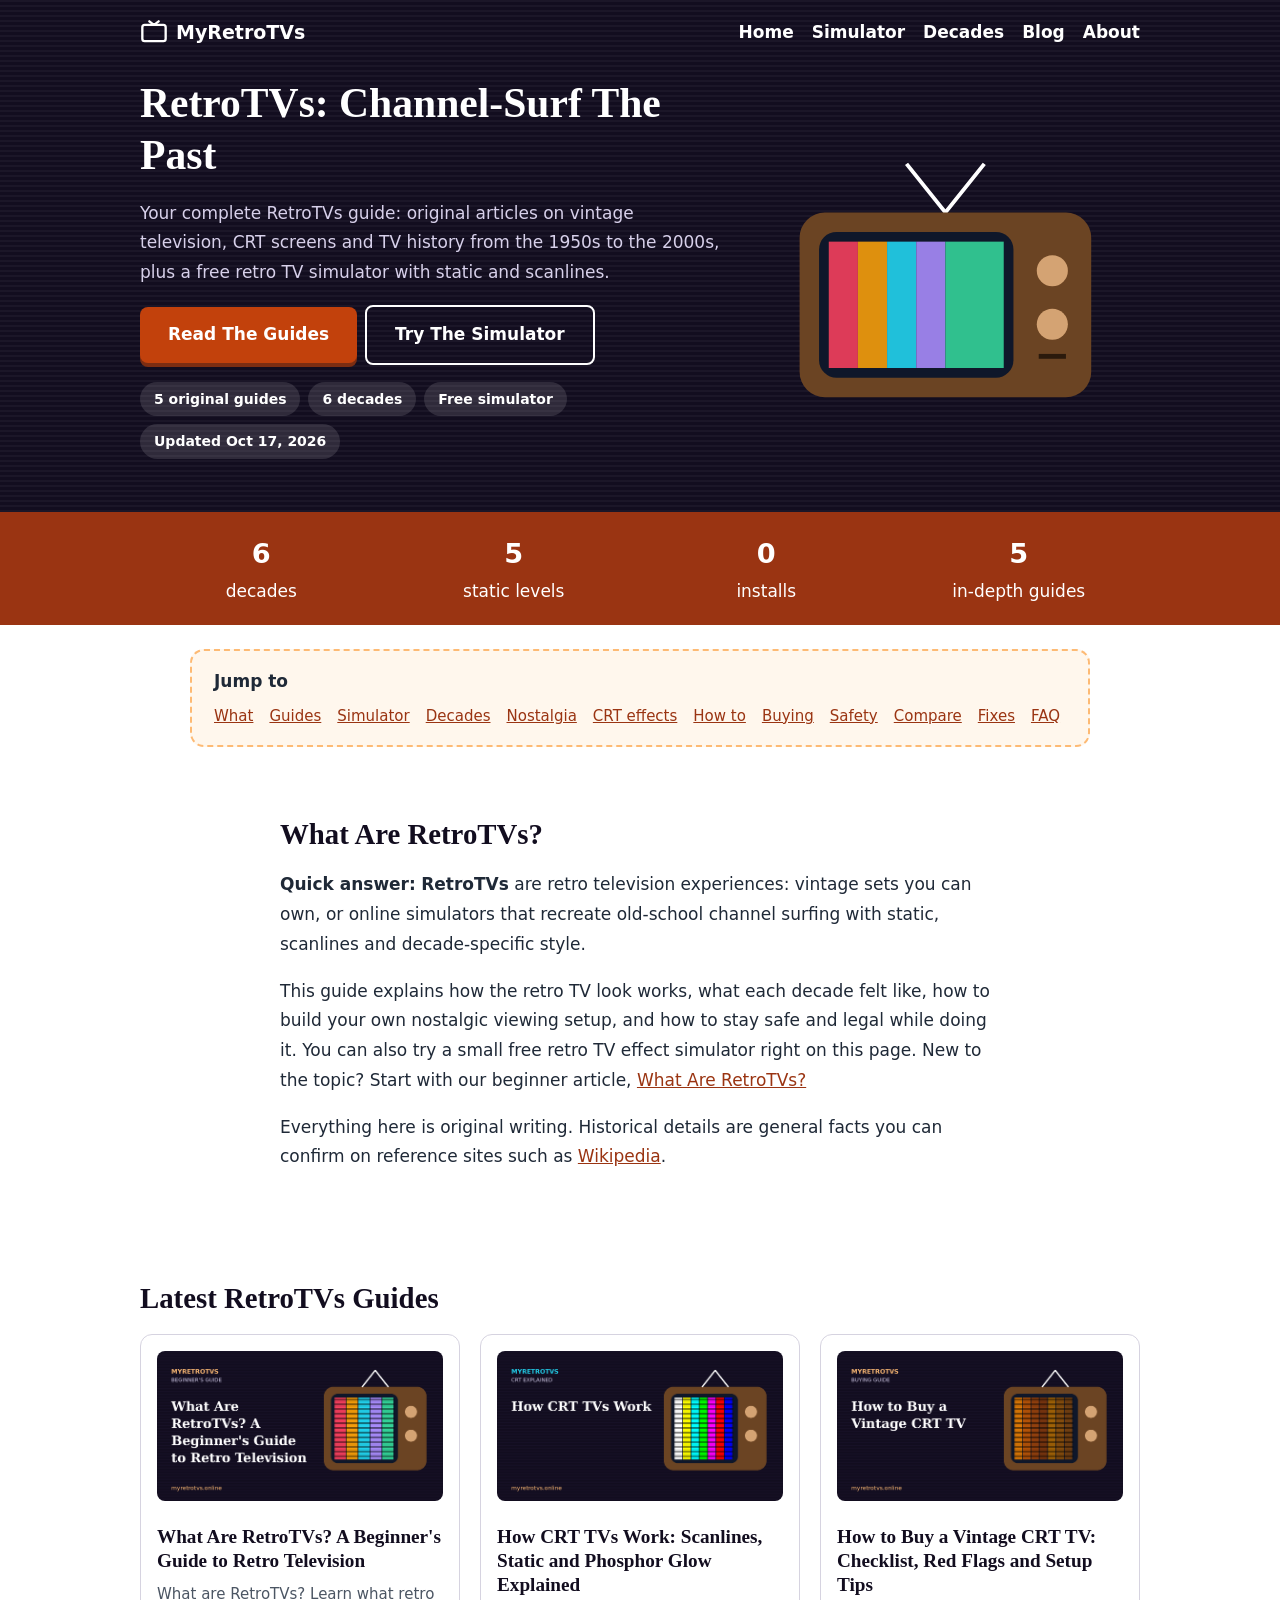
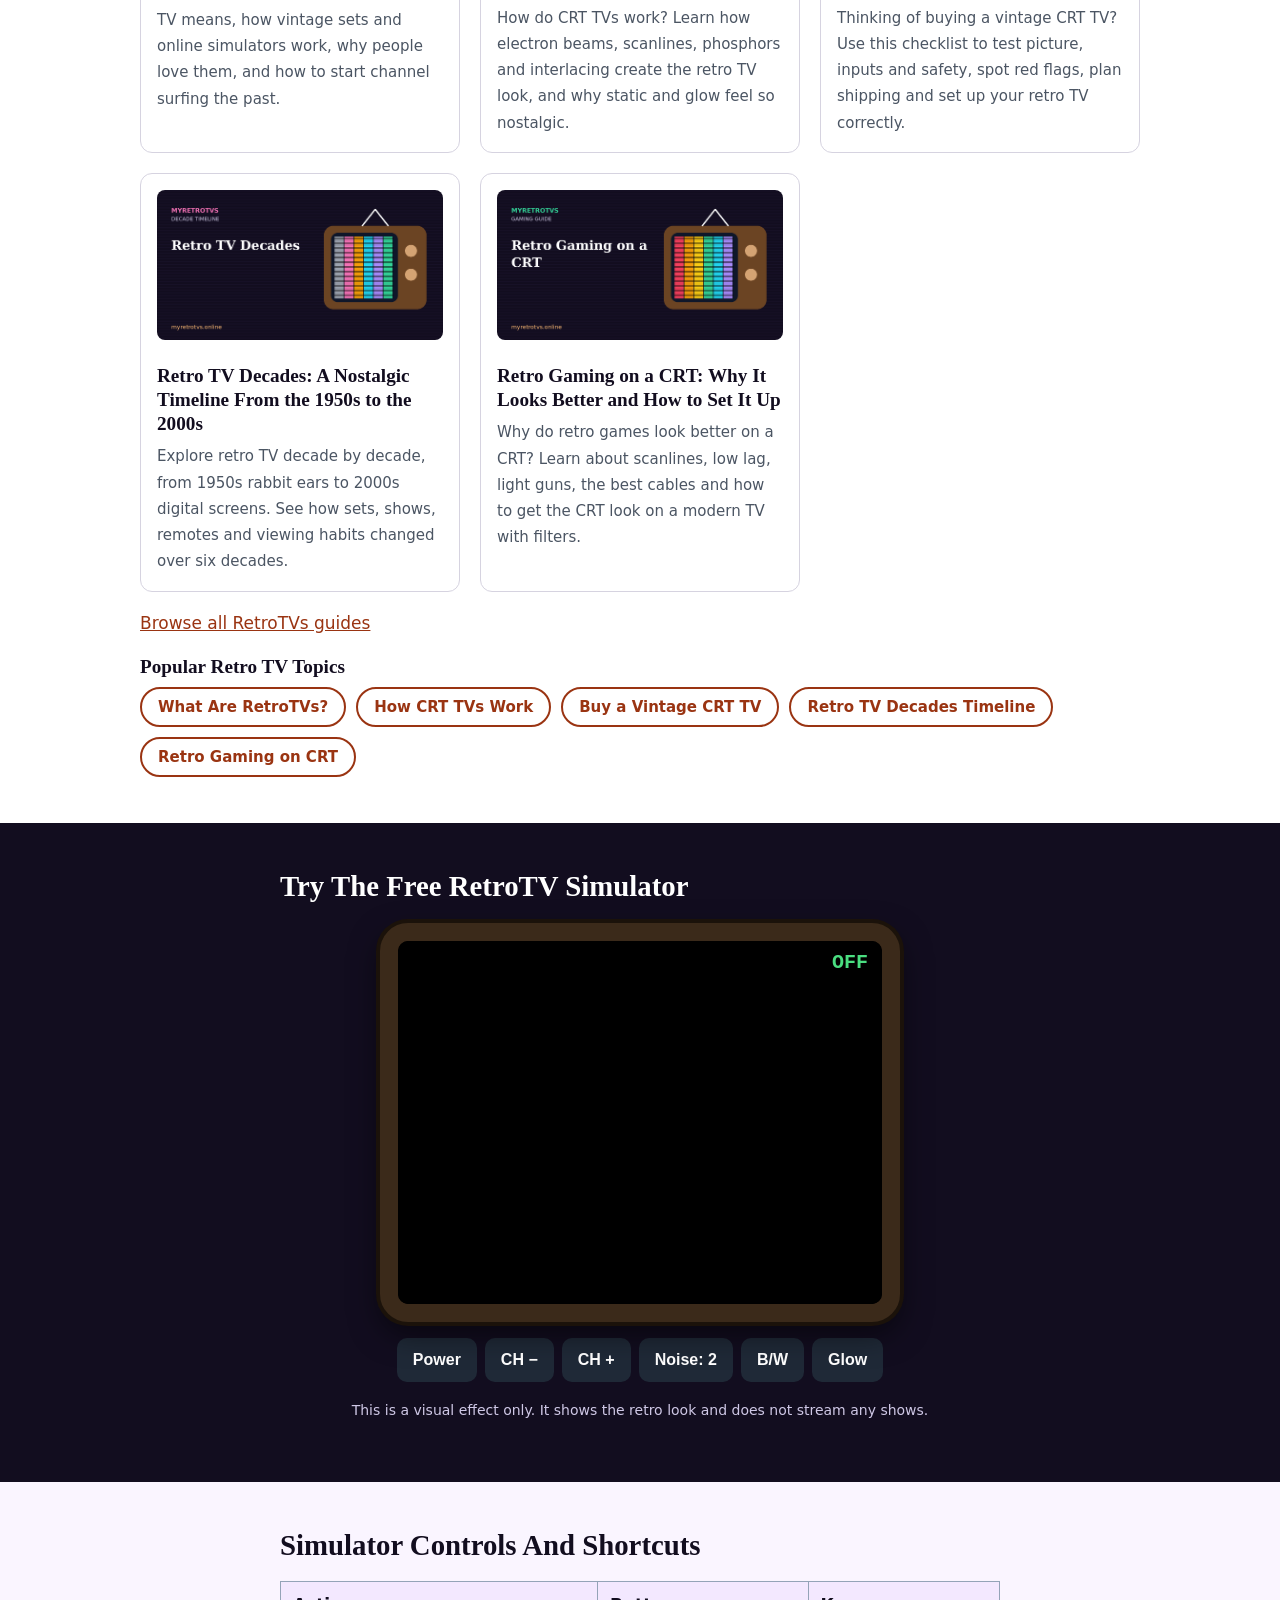
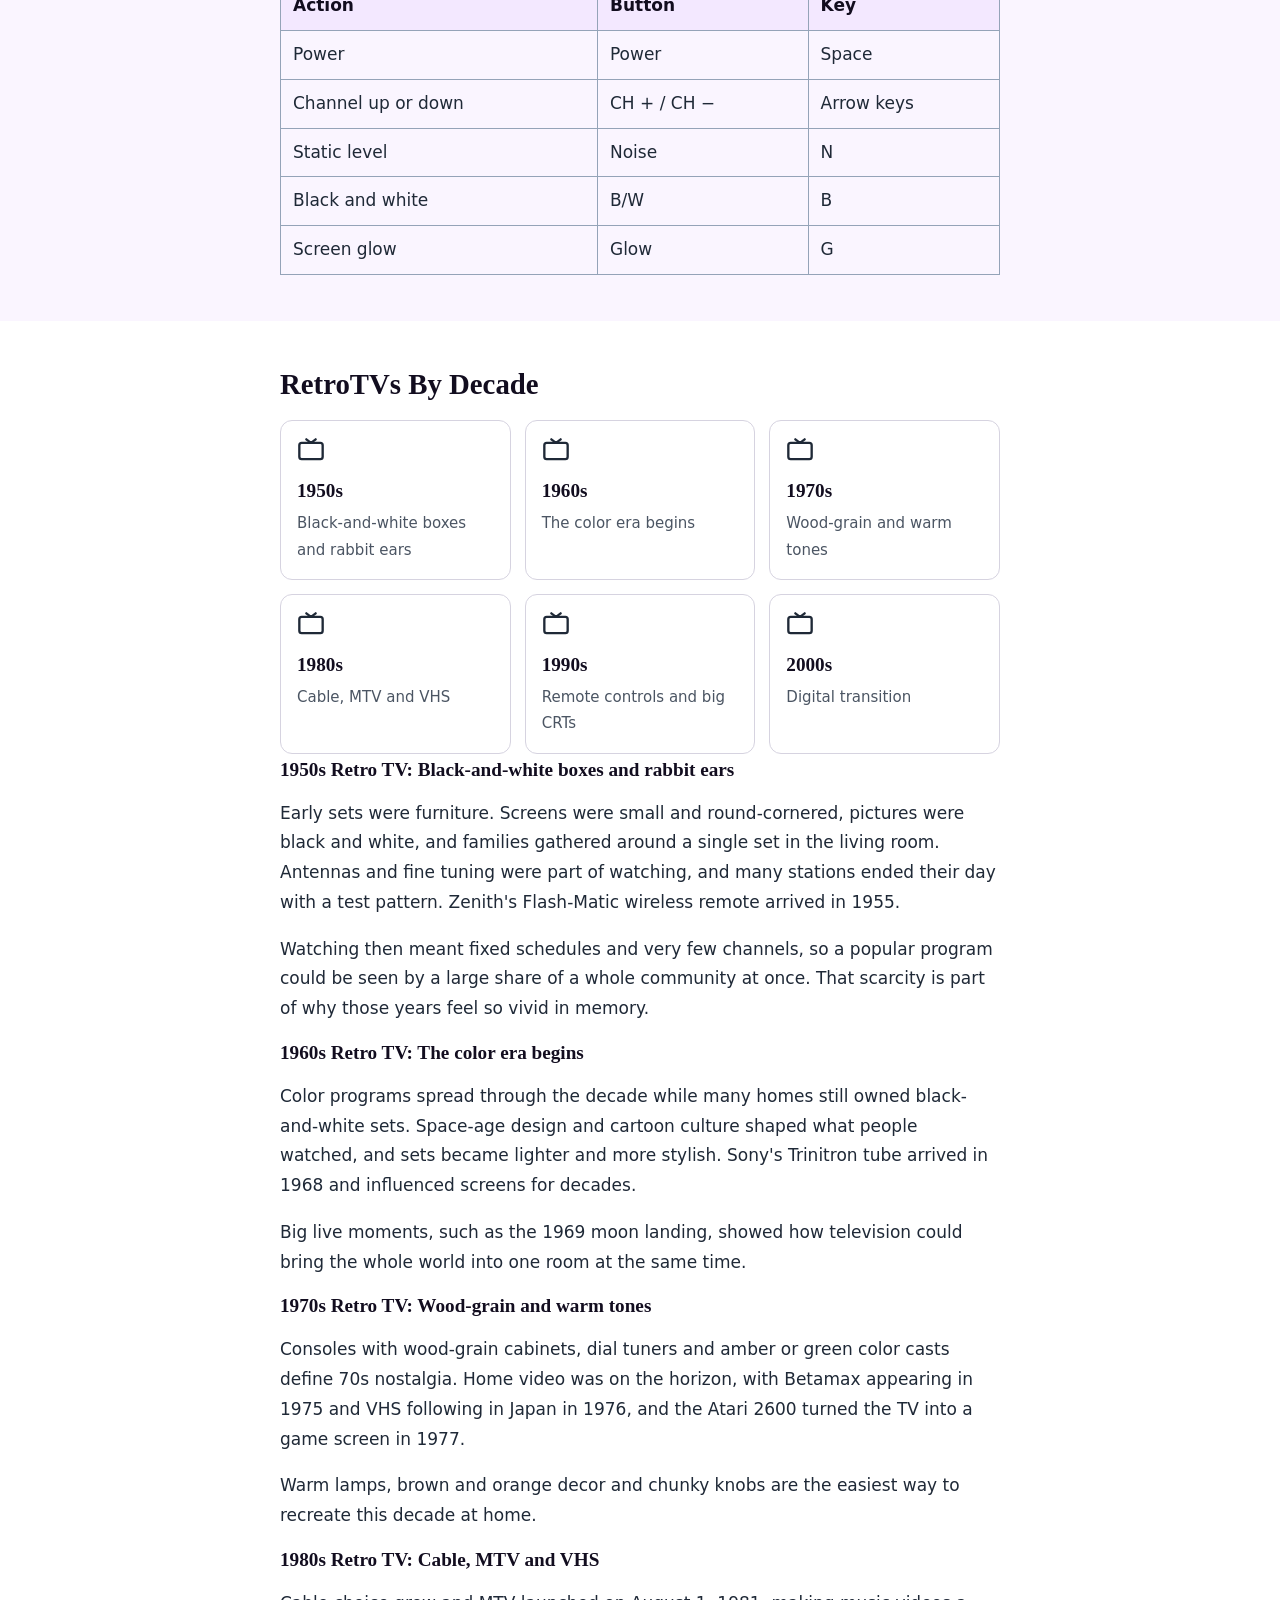
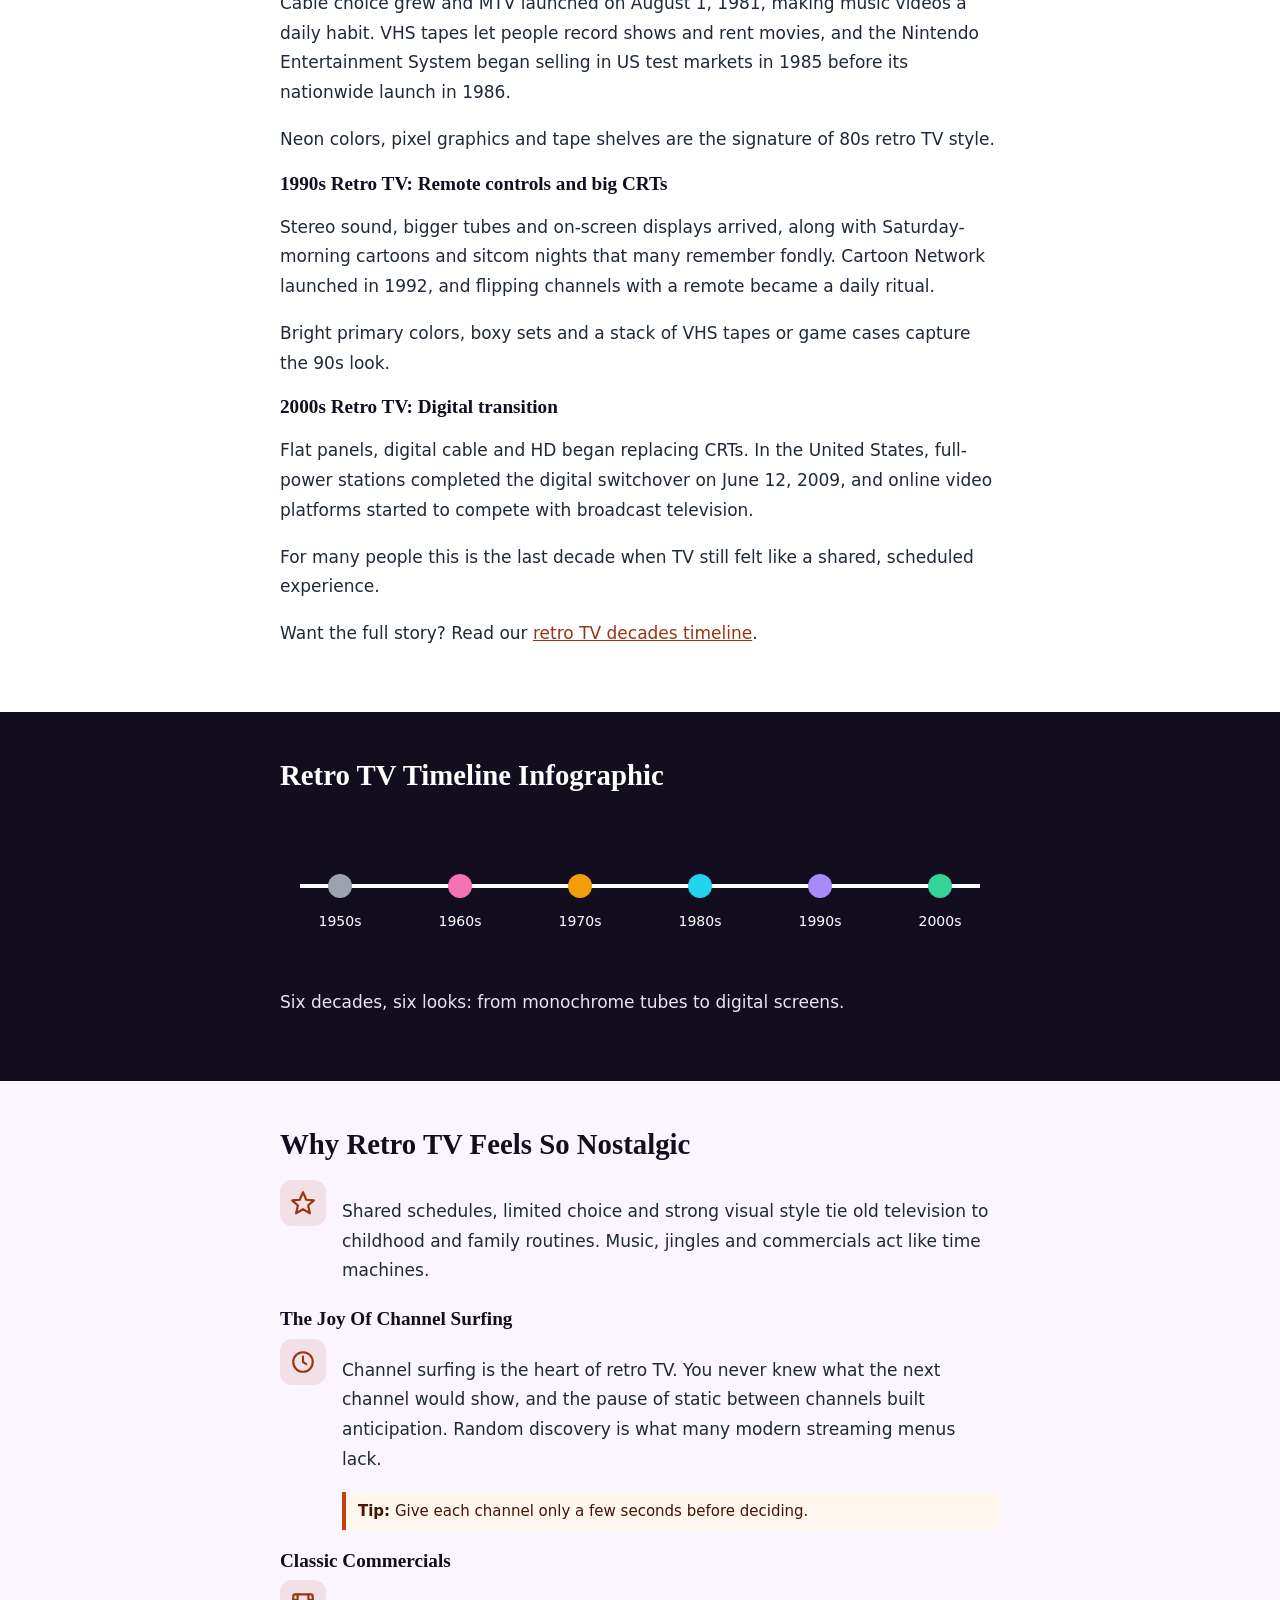
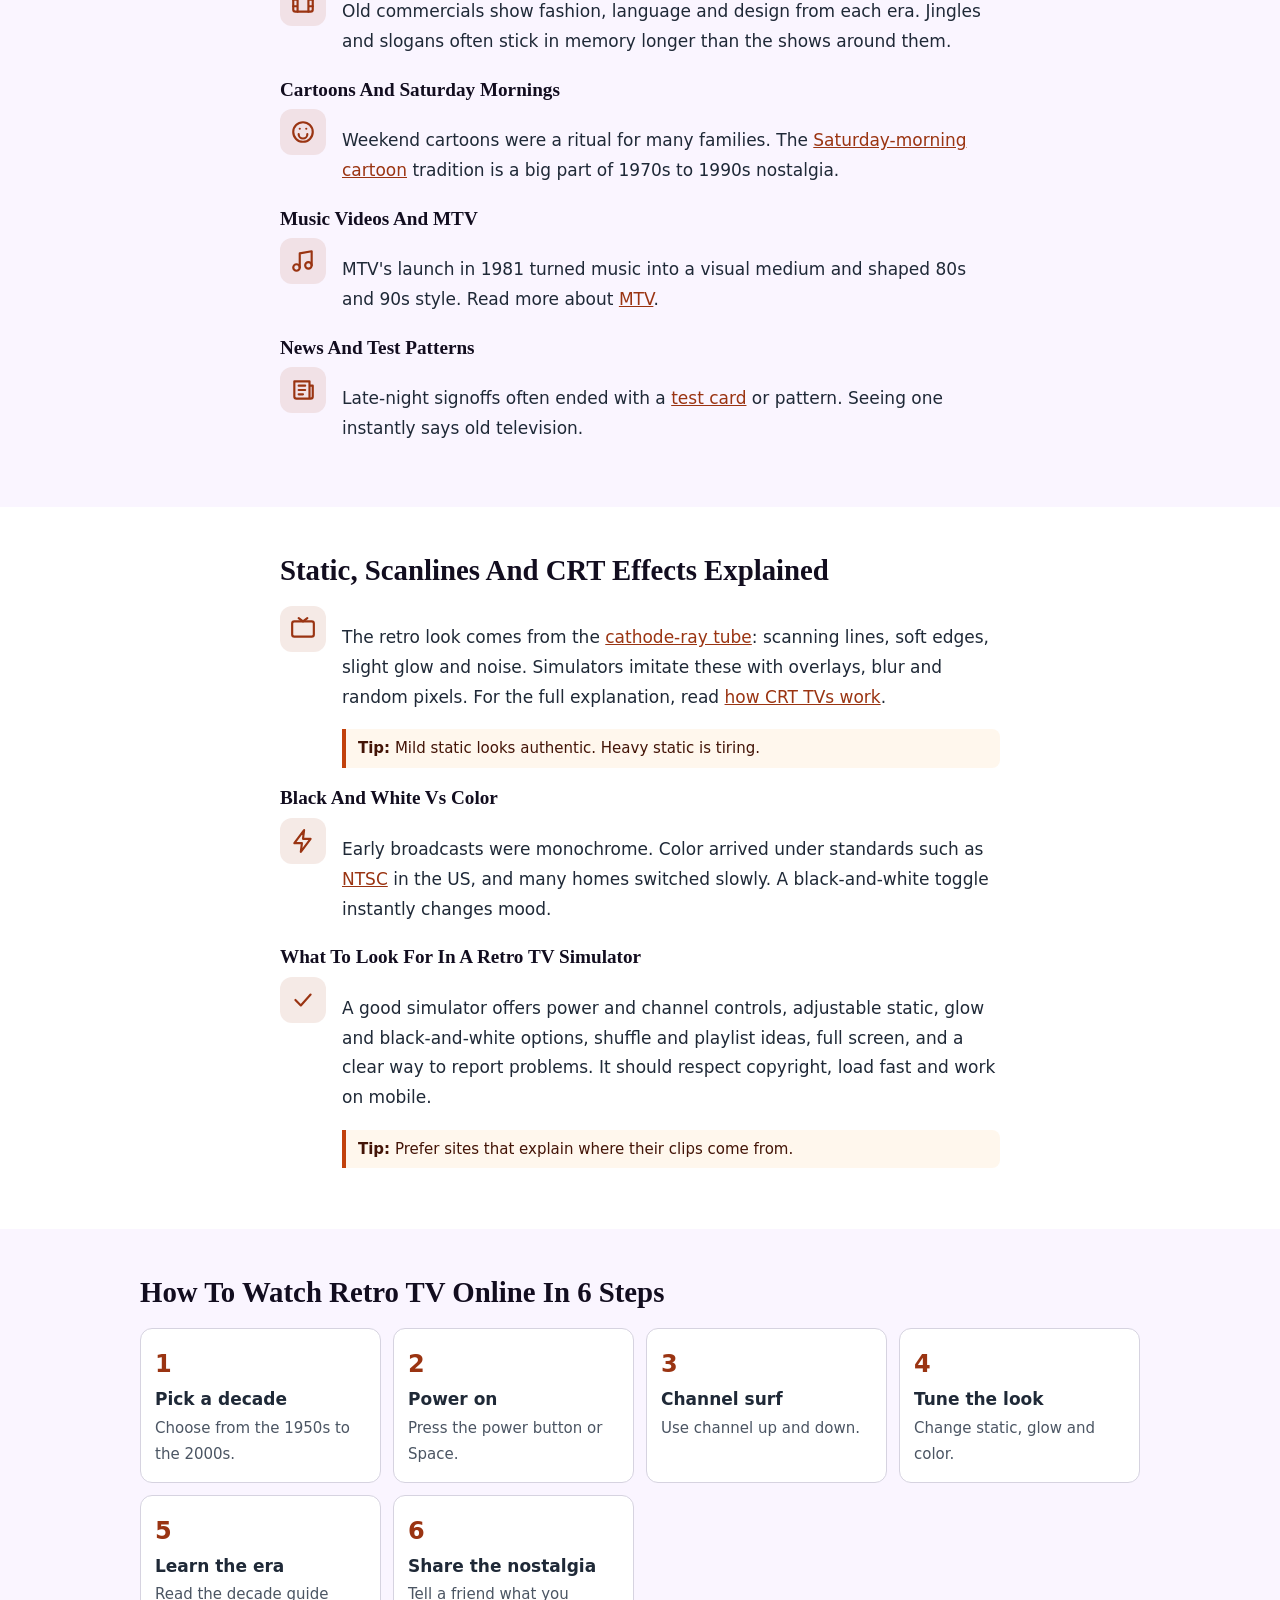
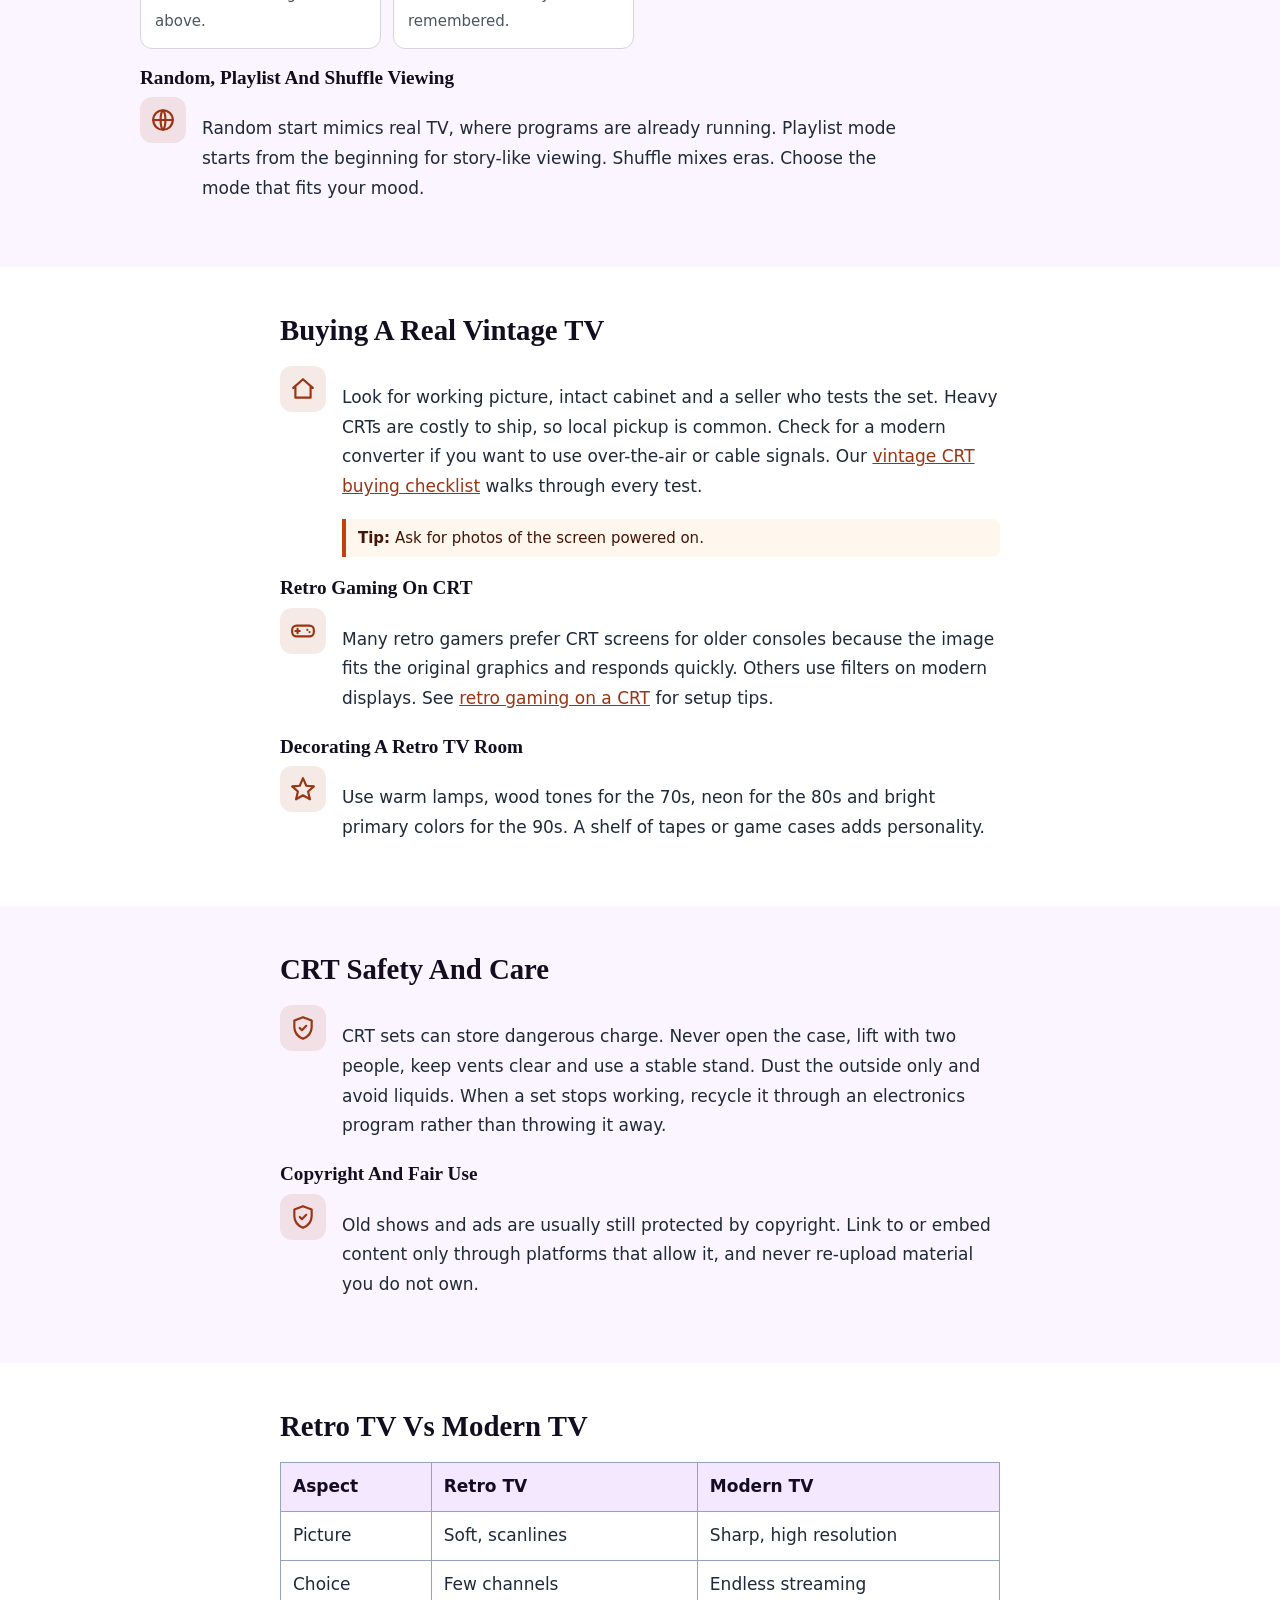
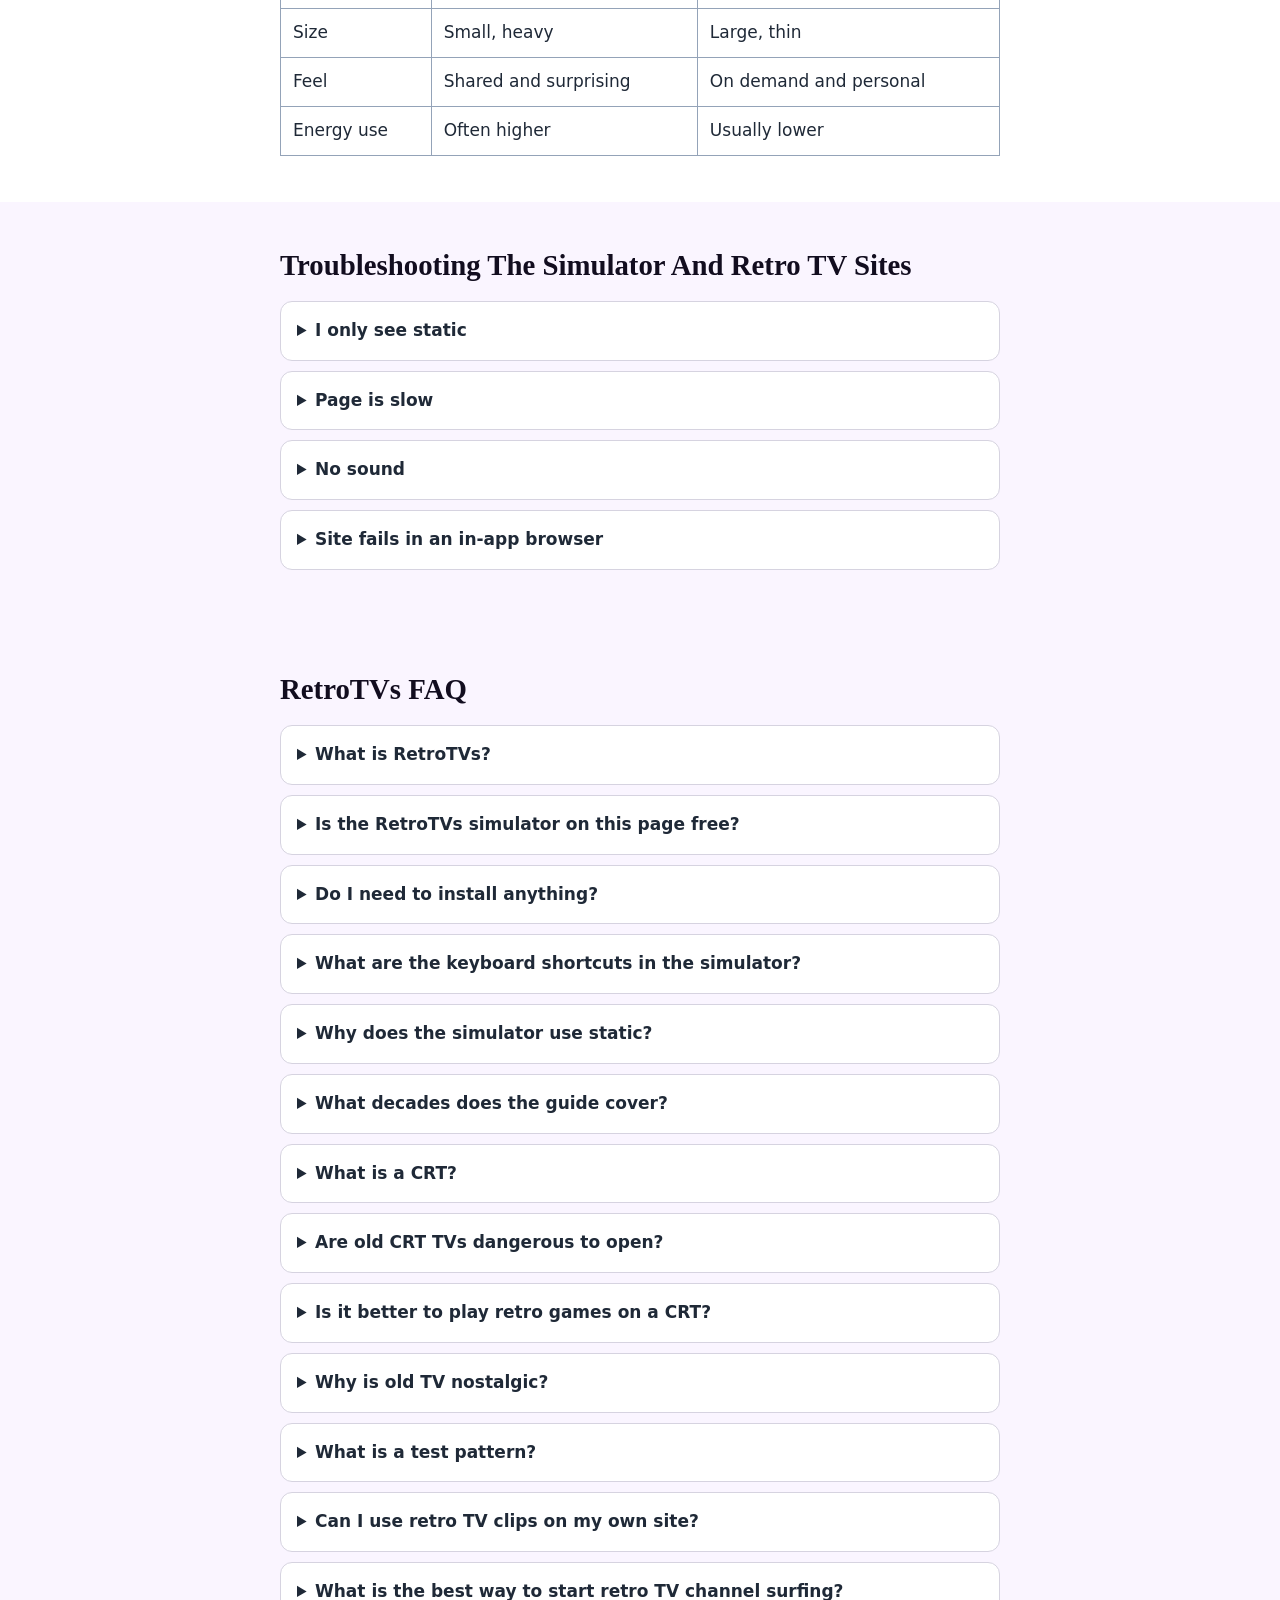
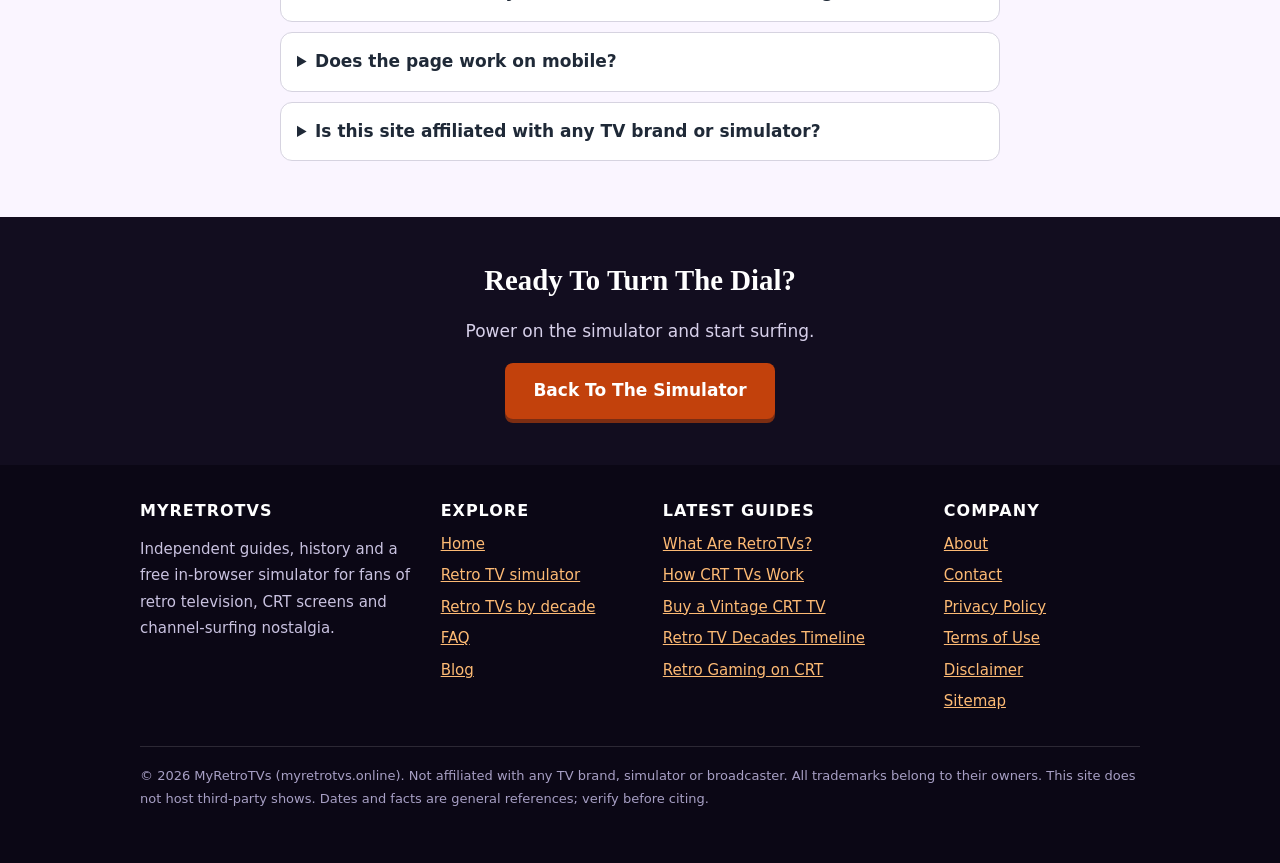
<file: index.html>
<!DOCTYPE html>
<html lang="en">
<head>
<meta charset="utf-8">
<meta name="viewport" content="width=device-width,initial-scale=1,viewport-fit=cover">
<meta name="google-site-verification" content="XXaB4YRZfFpej3TLuSZSGdPdGOM3cgK2BcjBUU7xi5w" />
<title>RetroTVs – Retro TV Guides, History &amp; Free CRT Simulator</title>
<meta name="description" content="MyRetroTVs is a retro TV guide site: decade-by-decade history, CRT explainers, vintage TV buying tips, retro gaming setups and a free simulator.">
<meta name="keywords" content="retrotvs, retro tvs, retro tv, myretrotvs, retro tv online, vintage tv simulator, old tv channel surfing, crt tv effect, 80s tv online, 90s tv nostalgia, retro television, tv static effect, vintage television guide">
<meta name="robots" content="index,follow,max-snippet:-1,max-image-preview:large,max-video-preview:-1">
<meta name="author" content="MyRetroTVs">
<meta name="theme-color" content="#120d1f">
<link rel="canonical" href="https://myretrotvs.online/">
<link rel="alternate" hreflang="en" href="https://myretrotvs.online/">
<link rel="alternate" hreflang="x-default" href="https://myretrotvs.online/">
<link rel="icon" type="image/svg+xml" href="/favicon.svg">
<link rel="icon" type="image/png" sizes="192x192" href="/icon-192.png">
<link rel="apple-touch-icon" href="/apple-touch-icon.png">
<link rel="manifest" href="/manifest.webmanifest">
<meta property="og:type" content="website">
<meta property="og:site_name" content="MyRetroTVs">
<meta property="og:title" content="RetroTVs – Retro TV Guides, History &amp; Free CRT Simulator">
<meta property="og:description" content="MyRetroTVs is a retro TV guide site: decade-by-decade history, CRT explainers, vintage TV buying tips, retro gaming setups and a free simulator.">
<meta property="og:url" content="https://myretrotvs.online/">
<meta property="og:image" content="https://myretrotvs.online/og-image.png">
<meta property="og:image:width" content="1200">
<meta property="og:image:height" content="630">
<meta property="og:image:alt" content="Retro television with colorful screen">
<meta property="og:locale" content="en_US">
<meta name="twitter:card" content="summary_large_image">
<meta name="twitter:title" content="RetroTVs – Retro TV Guides, History &amp; Free CRT Simulator">
<meta name="twitter:description" content="MyRetroTVs is a retro TV guide site: decade-by-decade history, CRT explainers, vintage TV buying tips, retro gaming setups and a free simulator.">
<meta name="twitter:image" content="https://myretrotvs.online/og-image.png">
<meta name="twitter:image:alt" content="Retro television with colorful screen">
<script type="application/ld+json">{"@context":"https://schema.org","@graph":[{"@type":"WebSite","@id":"https://myretrotvs.online/#site","url":"https://myretrotvs.online/","name":"MyRetroTVs","alternateName":["RetroTVs","RetroTVs Lab","My Retro TVs"],"inLanguage":"en","publisher":{"@id":"https://myretrotvs.online/#org"}},{"@type":"Organization","@id":"https://myretrotvs.online/#org","name":"MyRetroTVs","alternateName":"RetroTVs Lab","url":"https://myretrotvs.online/","logo":{"@type":"ImageObject","url":"https://myretrotvs.online/icon-512.png","width":512,"height":512},"email":"contact@myretrotvs.online"},{"@type":"WebPage","@id":"https://myretrotvs.online/#page","url":"https://myretrotvs.online/","name":"RetroTVs – Retro TV Guides, History & Free CRT Simulator","isPartOf":{"@id":"https://myretrotvs.online/#site"},"about":{"@type":"Thing","name":"Retro television"},"primaryImageOfPage":{"@type":"ImageObject","url":"https://myretrotvs.online/og-image.png"},"datePublished":"2026-10-15","dateModified":"2026-10-17","inLanguage":"en"},{"@type":"BreadcrumbList","itemListElement":[{"@type":"ListItem","position":1,"name":"Home","item":"https://myretrotvs.online/"}]},{"@type":"FAQPage","mainEntity":[{"@type":"Question","name":"What is RetroTVs?","acceptedAnswer":{"@type":"Answer","text":"RetroTVs is a term for retro television experiences, from vintage sets to online simulators that let you channel-surf the look of the 1950s through the 2000s. MyRetroTVs is an independent guide and simulator site on the topic."}},{"@type":"Question","name":"Is the RetroTVs simulator on this page free?","acceptedAnswer":{"@type":"Answer","text":"Yes. The simulator is a free, in-browser effect showing static, scanlines and channel changes. It does not stream copyrighted shows."}},{"@type":"Question","name":"Do I need to install anything?","acceptedAnswer":{"@type":"Answer","text":"No. The simulator runs in a modern browser on desktop or mobile."}},{"@type":"Question","name":"What are the keyboard shortcuts in the simulator?","acceptedAnswer":{"@type":"Answer","text":"Space toggles power, the left and right arrow keys change channel, N cycles static noise, B toggles black and white, and G toggles the glow."}},{"@type":"Question","name":"Why does the simulator use static?","acceptedAnswer":{"@type":"Answer","text":"Static is part of the retro feel. Old analog sets showed noise between channels or when reception was weak."}},{"@type":"Question","name":"What decades does the guide cover?","acceptedAnswer":{"@type":"Answer","text":"The 1950s, 1960s, 1970s, 1980s, 1990s and 2000s."}},{"@type":"Question","name":"What is a CRT?","acceptedAnswer":{"@type":"Answer","text":"A cathode-ray tube is the glass tube display used by traditional televisions before flat panels became common."}},{"@type":"Question","name":"Are old CRT TVs dangerous to open?","acceptedAnswer":{"@type":"Answer","text":"Yes. They can hold dangerous electrical charge even when unplugged. Do not open one unless you are trained."}},{"@type":"Question","name":"Is it better to play retro games on a CRT?","acceptedAnswer":{"@type":"Answer","text":"Many players like the look and low input lag of CRTs for older consoles, but good scalers and filters can also work. See our retro gaming on CRT guide for details."}},{"@type":"Question","name":"Why is old TV nostalgic?","acceptedAnswer":{"@type":"Answer","text":"Shared schedules, limited channels, commercials and cartoons created common memories that people connect with their childhood."}},{"@type":"Question","name":"What is a test pattern?","acceptedAnswer":{"@type":"Answer","text":"A test pattern, or test card, is an image broadcast to help adjust a TV and check signal quality."}},{"@type":"Question","name":"Can I use retro TV clips on my own site?","acceptedAnswer":{"@type":"Answer","text":"Check the copyright and platform terms of any clip. This site does not host third-party shows."}},{"@type":"Question","name":"What is the best way to start retro TV channel surfing?","acceptedAnswer":{"@type":"Answer","text":"Pick a decade, turn the TV on, use channel up and down, and let content surprise you."}},{"@type":"Question","name":"Does the page work on mobile?","acceptedAnswer":{"@type":"Answer","text":"Yes. The layout is mobile friendly and the simulator has on-screen buttons."}},{"@type":"Question","name":"Is this site affiliated with any TV brand or simulator?","acceptedAnswer":{"@type":"Answer","text":"No. MyRetroTVs is an independent guide and is not affiliated with any brand or simulator."}}]}]}</script>
<link rel="stylesheet" href="/assets/style.css">
</head>
<body class=home>
<a class="skip" href="#main">Skip to content</a>

<header class="hero"><div class="w"><div class="top"><a class="br" href="/" aria-label="MyRetroTVs home"><svg class='ic' viewBox='0 0 24 24' aria-hidden='true' focusable='false'><rect x='2' y='5' width='20' height='14' rx='2'/><path d='M8 2l4 3 4-3'/></svg>MyRetroTVs</a><nav aria-label="Primary"><a href="/">Home</a><a href="/#simulator">Simulator</a><a href="/#decades">Decades</a><a href="/blog/">Blog</a><a href="/about/">About</a></nav></div>
<div class="hg"><div><h1>RetroTVs: Channel-Surf The Past</h1>
<p>Your complete RetroTVs guide: original articles on vintage television, CRT screens and TV history from the 1950s to the 2000s, plus a free retro TV simulator with static and scanlines.</p>
<a class="btn" href="/blog/">Read The Guides</a><a class="btn o" href="#simulator">Try The Simulator</a>
<ul class="pills"><li>5 original guides</li><li>6 decades</li><li>Free simulator</li><li>Updated Oct 17, 2026</li></ul></div><svg class='art' viewBox='0 0 400 300' role='img' aria-label='Illustration of a retro television with antenna and colorful screen'><path d='M160 40l40 50 40-50' stroke='#fff' stroke-width='4' fill='none'/><rect x='50' y='90' width='300' height='190' rx='26' fill='#6b4423'/><rect x='70' y='110' width='200' height='150' rx='18' fill='#0f172a'/><g opacity='.9'><rect x='80' y='120' width='30' height='130' fill='#f43f5e'/><rect x='110' y='120' width='30' height='130' fill='#f59e0b'/><rect x='140' y='120' width='30' height='130' fill='#22d3ee'/><rect x='170' y='120' width='30' height='130' fill='#a78bfa'/><rect x='200' y='120' width='60' height='130' fill='#34d399'/></g><circle cx='310' cy='150' r='16' fill='#d4a373'/><circle cx='310' cy='205' r='16' fill='#d4a373'/><path d='M296 238h28' stroke='#2b1a0c' stroke-width='5'/></svg></div></div></header>
<div class="band"><div class="w"><ul aria-label="At a glance"><li><b>6</b>decades</li><li><b>5</b>static levels</li><li><b>0</b>installs</li><li><b>5</b>in-depth guides</li></ul></div></div>
<main id="main">
<nav class="toc" aria-label="Table of contents"><strong>Jump to</strong><ul><li><a href="#what">What</a></li><li><a href="#guides">Guides</a></li><li><a href="#simulator">Simulator</a></li><li><a href="#decades">Decades</a></li><li><a href="#why">Nostalgia</a></li><li><a href="#effects">CRT effects</a></li><li><a href="#how">How to</a></li><li><a href="#buy">Buying</a></li><li><a href="#safety">Safety</a></li><li><a href="#compare">Compare</a></li><li><a href="#fix">Fixes</a></li><li><a href="#faq">FAQ</a></li></ul></nav>

<section id="what"><div class="w n"><h2>What Are RetroTVs?</h2>
<p><strong>Quick answer:</strong> <strong>RetroTVs</strong> are retro television experiences: vintage sets you can own, or online simulators that recreate old-school channel surfing with static, scanlines and decade-specific style.</p>
<p>This guide explains how the retro TV look works, what each decade felt like, how to build your own nostalgic viewing setup, and how to stay safe and legal while doing it. You can also try a small free retro TV effect simulator right on this page. New to the topic? Start with our beginner article, <a href="/blog/what-are-retro-tvs/">What Are RetroTVs?</a></p>
<p>Everything here is original writing. Historical details are general facts you can confirm on reference sites such as <a href="https://en.wikipedia.org/wiki/History_of_television" target="_blank" rel="noopener noreferrer">Wikipedia</a>.</p></div></section>

<section id="guides"><div class="w"><h2>Latest RetroTVs Guides</h2><div class="hrow"><a class="c" href="/blog/what-are-retro-tvs/"><img src="/img/what-are-retro-tvs.png" width="1200" height="630" loading="lazy" decoding="async" alt="Retro television with a colorful test screen, illustrating a beginner&#x27;s guide to RetroTVs"><h3>What Are RetroTVs? A Beginner's Guide to Retro Television</h3><p>What are RetroTVs? Learn what retro TV means, how vintage sets and online simulators work, why people love them, and how to start channel surfing the past.</p></a><a class="c" href="/blog/how-crt-tvs-work/"><img src="/img/how-crt-tvs-work.png" width="1200" height="630" loading="lazy" decoding="async" alt="Illustration of a CRT television screen with colored bars representing scanlines and phosphor glow"><h3>How CRT TVs Work: Scanlines, Static and Phosphor Glow Explained</h3><p>How do CRT TVs work? Learn how electron beams, scanlines, phosphors and interlacing create the retro TV look, and why static and glow feel so nostalgic.</p></a><a class="c" href="/blog/buy-vintage-crt-tv/"><img src="/img/buy-vintage-crt-tv.png" width="1200" height="630" loading="lazy" decoding="async" alt="Wood-grain vintage television set in warm amber tones for a vintage CRT TV buying guide"><h3>How to Buy a Vintage CRT TV: Checklist, Red Flags and Setup Tips</h3><p>Thinking of buying a vintage CRT TV? Use this checklist to test picture, inputs and safety, spot red flags, plan shipping and set up your retro TV correctly.</p></a><a class="c" href="/blog/retro-tv-decades-timeline/"><img src="/img/retro-tv-decades-timeline.png" width="1200" height="630" loading="lazy" decoding="async" alt="Colorful retro TV timeline illustration showing six decades of television from the 1950s to the 2000s"><h3>Retro TV Decades: A Nostalgic Timeline From the 1950s to the 2000s</h3><p>Explore retro TV decade by decade, from 1950s rabbit ears to 2000s digital screens. See how sets, shows, remotes and viewing habits changed over six decades.</p></a><a class="c" href="/blog/retro-gaming-on-crt/"><img src="/img/retro-gaming-on-crt.png" width="1200" height="630" loading="lazy" decoding="async" alt="Retro game console screen glowing in bright arcade colors for a retro gaming on CRT guide"><h3>Retro Gaming on a CRT: Why It Looks Better and How to Set It Up</h3><p>Why do retro games look better on a CRT? Learn about scanlines, low lag, light guns, the best cables and how to get the CRT look on a modern TV with filters.</p></a></div>
<p><a href="/blog/">Browse all RetroTVs guides</a></p>
<h3>Popular Retro TV Topics</h3><div class="tags"><a href='/blog/what-are-retro-tvs/'>What Are RetroTVs?</a><a href='/blog/how-crt-tvs-work/'>How CRT TVs Work</a><a href='/blog/buy-vintage-crt-tv/'>Buy a Vintage CRT TV</a><a href='/blog/retro-tv-decades-timeline/'>Retro TV Decades Timeline</a><a href='/blog/retro-gaming-on-crt/'>Retro Gaming on CRT</a></div></div></section>

<section id="simulator" class="dark"><div class="w n"><h2>Try The Free RetroTV Simulator</h2>
<div class="tvw"><div class="tvb" id="tv" tabindex="0" role="group" aria-label="Retro TV simulator. Space toggles power, arrow keys change channel."><canvas id="scr" width="320" height="240" role="img" aria-label="Retro TV screen showing test patterns and static">Your browser does not support the canvas element, so the retro TV simulator cannot be shown.</canvas><div class="lbl" id="lbl" aria-live="polite">OFF</div></div>
<div class="rc" role="group" aria-label="Remote control"><button type="button" id="bp">Power</button><button type="button" id="bd">CH −</button><button type="button" id="bu">CH +</button><button type="button" id="bn">Noise: 2</button><button type="button" id="bb" aria-pressed="false">B/W</button><button type="button" id="bg" aria-pressed="false">Glow</button></div>
<p class="sm">This is a visual effect only. It shows the retro look and does not stream any shows.</p>
<noscript><p class="sm">Please enable JavaScript to use the retro TV simulator.</p></noscript></div></div></section>

<section id="controls" class="alt"><div class="w n"><h2>Simulator Controls And Shortcuts</h2><div class="sc"><table><thead><tr><th scope="col">Action</th><th scope="col">Button</th><th scope="col">Key</th></tr></thead><tbody><tr><td>Power</td><td>Power</td><td>Space</td></tr><tr><td>Channel up or down</td><td>CH + / CH −</td><td>Arrow keys</td></tr><tr><td>Static level</td><td>Noise</td><td>N</td></tr><tr><td>Black and white</td><td>B/W</td><td>B</td></tr><tr><td>Screen glow</td><td>Glow</td><td>G</td></tr></tbody></table></div></div></section>

<section id="decades"><div class="w n"><h2>RetroTVs By Decade</h2>
<div class="g3"><a class='c' href='#d1950s'><svg class='ic' viewBox='0 0 24 24' aria-hidden='true' focusable='false'><rect x='2' y='5' width='20' height='14' rx='2'/><path d='M8 2l4 3 4-3'/></svg><h3>1950s</h3><p>Black-and-white boxes and rabbit ears</p></a><a class='c' href='#d1960s'><svg class='ic' viewBox='0 0 24 24' aria-hidden='true' focusable='false'><rect x='2' y='5' width='20' height='14' rx='2'/><path d='M8 2l4 3 4-3'/></svg><h3>1960s</h3><p>The color era begins</p></a><a class='c' href='#d1970s'><svg class='ic' viewBox='0 0 24 24' aria-hidden='true' focusable='false'><rect x='2' y='5' width='20' height='14' rx='2'/><path d='M8 2l4 3 4-3'/></svg><h3>1970s</h3><p>Wood-grain and warm tones</p></a><a class='c' href='#d1980s'><svg class='ic' viewBox='0 0 24 24' aria-hidden='true' focusable='false'><rect x='2' y='5' width='20' height='14' rx='2'/><path d='M8 2l4 3 4-3'/></svg><h3>1980s</h3><p>Cable, MTV and VHS</p></a><a class='c' href='#d1990s'><svg class='ic' viewBox='0 0 24 24' aria-hidden='true' focusable='false'><rect x='2' y='5' width='20' height='14' rx='2'/><path d='M8 2l4 3 4-3'/></svg><h3>1990s</h3><p>Remote controls and big CRTs</p></a><a class='c' href='#d2000s'><svg class='ic' viewBox='0 0 24 24' aria-hidden='true' focusable='false'><rect x='2' y='5' width='20' height='14' rx='2'/><path d='M8 2l4 3 4-3'/></svg><h3>2000s</h3><p>Digital transition</p></a></div>
<h3 id='d1950s'>1950s Retro TV: Black-and-white boxes and rabbit ears</h3><p>Early sets were furniture. Screens were small and round-cornered, pictures were black and white, and families gathered around a single set in the living room. Antennas and fine tuning were part of watching, and many stations ended their day with a test pattern. Zenith's Flash-Matic wireless remote arrived in 1955.</p><p>Watching then meant fixed schedules and very few channels, so a popular program could be seen by a large share of a whole community at once. That scarcity is part of why those years feel so vivid in memory.</p><h3 id='d1960s'>1960s Retro TV: The color era begins</h3><p>Color programs spread through the decade while many homes still owned black-and-white sets. Space-age design and cartoon culture shaped what people watched, and sets became lighter and more stylish. Sony's Trinitron tube arrived in 1968 and influenced screens for decades.</p><p>Big live moments, such as the 1969 moon landing, showed how television could bring the whole world into one room at the same time.</p><h3 id='d1970s'>1970s Retro TV: Wood-grain and warm tones</h3><p>Consoles with wood-grain cabinets, dial tuners and amber or green color casts define 70s nostalgia. Home video was on the horizon, with Betamax appearing in 1975 and VHS following in Japan in 1976, and the Atari 2600 turned the TV into a game screen in 1977.</p><p>Warm lamps, brown and orange decor and chunky knobs are the easiest way to recreate this decade at home.</p><h3 id='d1980s'>1980s Retro TV: Cable, MTV and VHS</h3><p>Cable choice grew and MTV launched on August 1, 1981, making music videos a daily habit. VHS tapes let people record shows and rent movies, and the Nintendo Entertainment System began selling in US test markets in 1985 before its nationwide launch in 1986.</p><p>Neon colors, pixel graphics and tape shelves are the signature of 80s retro TV style.</p><h3 id='d1990s'>1990s Retro TV: Remote controls and big CRTs</h3><p>Stereo sound, bigger tubes and on-screen displays arrived, along with Saturday-morning cartoons and sitcom nights that many remember fondly. Cartoon Network launched in 1992, and flipping channels with a remote became a daily ritual.</p><p>Bright primary colors, boxy sets and a stack of VHS tapes or game cases capture the 90s look.</p><h3 id='d2000s'>2000s Retro TV: Digital transition</h3><p>Flat panels, digital cable and HD began replacing CRTs. In the United States, full-power stations completed the digital switchover on June 12, 2009, and online video platforms started to compete with broadcast television.</p><p>For many people this is the last decade when TV still felt like a shared, scheduled experience.</p>
<p>Want the full story? Read our <a href="/blog/retro-tv-decades-timeline/">retro TV decades timeline</a>.</p></div></section>

<section id="timeline" class="dark"><div class="w n"><h2>Retro TV Timeline Infographic</h2>
<svg viewBox="0 0 720 150" class="fl" role="img" aria-label="Timeline from the 1950s to the 2000s"><path d="M20 75H700" stroke="#fff" stroke-width="4"/><g font-family="system-ui,sans-serif" font-size="14" text-anchor="middle" fill="#fff"><circle cx='60' cy='75' r='12' fill='#9ca3af'/><text x='60' y='115'>1950s</text><circle cx='180' cy='75' r='12' fill='#f472b6'/><text x='180' y='115'>1960s</text><circle cx='300' cy='75' r='12' fill='#f59e0b'/><text x='300' y='115'>1970s</text><circle cx='420' cy='75' r='12' fill='#22d3ee'/><text x='420' y='115'>1980s</text><circle cx='540' cy='75' r='12' fill='#a78bfa'/><text x='540' y='115'>1990s</text><circle cx='660' cy='75' r='12' fill='#34d399'/><text x='660' y='115'>2000s</text></g></svg>
<p>Six decades, six looks: from monochrome tubes to digital screens.</p></div></section>

<section id="why" class="alt"><div class="w n"><h2>Why Retro TV Feels So Nostalgic</h2>
<div class='fx'><svg class='ic' viewBox='0 0 24 24' aria-hidden='true' focusable='false'><path d='M12 2l3 7 7 .6-5.3 4.7 1.7 7.2L12 17.8 5.6 21.5l1.7-7.2L2 9.6 9 9z'/></svg><div><p>Shared schedules, limited choice and strong visual style tie old television to childhood and family routines. Music, jingles and commercials act like time machines.</p></div></div>
<h3>The Joy Of Channel Surfing</h3>
<div class='fx'><svg class='ic' viewBox='0 0 24 24' aria-hidden='true' focusable='false'><circle cx='12' cy='12' r='9'/><path d='M12 7v5l3 2'/></svg><div><p>Channel surfing is the heart of retro TV. You never knew what the next channel would show, and the pause of static between channels built anticipation. Random discovery is what many modern streaming menus lack.</p><p class='tip'><strong>Tip:</strong> Give each channel only a few seconds before deciding.</p></div></div>
<h3>Classic Commercials</h3>
<div class='fx'><svg class='ic' viewBox='0 0 24 24' aria-hidden='true' focusable='false'><rect x='3' y='4' width='18' height='16' rx='2'/><path d='M7 4v16M17 4v16M3 9h4M3 15h4M17 9h4M17 15h4'/></svg><div><p>Old commercials show fashion, language and design from each era. Jingles and slogans often stick in memory longer than the shows around them.</p></div></div>
<h3>Cartoons And Saturday Mornings</h3>
<div class='fx'><svg class='ic' viewBox='0 0 24 24' aria-hidden='true' focusable='false'><circle cx='12' cy='12' r='9'/><path d='M8 14a4 4 0 008 0M9 9h.01M15 9h.01'/></svg><div><p>Weekend cartoons were a ritual for many families. The <a href='https://en.wikipedia.org/wiki/Saturday-morning_cartoon' target='_blank' rel='noopener noreferrer'>Saturday-morning cartoon</a> tradition is a big part of 1970s to 1990s nostalgia.</p></div></div>
<h3>Music Videos And MTV</h3>
<div class='fx'><svg class='ic' viewBox='0 0 24 24' aria-hidden='true' focusable='false'><path d='M9 18V5l11-2v13'/><circle cx='6' cy='18' r='3'/><circle cx='17' cy='16' r='3'/></svg><div><p>MTV's launch in 1981 turned music into a visual medium and shaped 80s and 90s style. Read more about <a href='https://en.wikipedia.org/wiki/MTV' target='_blank' rel='noopener noreferrer'>MTV</a>.</p></div></div>
<h3>News And Test Patterns</h3>
<div class='fx'><svg class='ic' viewBox='0 0 24 24' aria-hidden='true' focusable='false'><path d='M4 4h14v16H6a2 2 0 01-2-2zM18 8h3v10a2 2 0 01-2 2M8 8h6M8 12h6M8 16h4'/></svg><div><p>Late-night signoffs often ended with a <a href='https://en.wikipedia.org/wiki/Test_card' target='_blank' rel='noopener noreferrer'>test card</a> or pattern. Seeing one instantly says old television.</p></div></div>
</div></section>

<section id="effects"><div class="w n"><h2>Static, Scanlines And CRT Effects Explained</h2>
<div class='fx'><svg class='ic' viewBox='0 0 24 24' aria-hidden='true' focusable='false'><rect x='2' y='5' width='20' height='14' rx='2'/><path d='M8 2l4 3 4-3'/></svg><div><p>The retro look comes from the <a href='https://en.wikipedia.org/wiki/Cathode-ray_tube' target='_blank' rel='noopener noreferrer'>cathode-ray tube</a>: scanning lines, soft edges, slight glow and noise. Simulators imitate these with overlays, blur and random pixels. For the full explanation, read <a href='/blog/how-crt-tvs-work/'>how CRT TVs work</a>.</p><p class='tip'><strong>Tip:</strong> Mild static looks authentic. Heavy static is tiring.</p></div></div>
<h3>Black And White Vs Color</h3>
<div class='fx'><svg class='ic' viewBox='0 0 24 24' aria-hidden='true' focusable='false'><path d='M13 2L4 14h7l-1 8 9-12h-7z'/></svg><div><p>Early broadcasts were monochrome. Color arrived under standards such as <a href='https://en.wikipedia.org/wiki/NTSC' target='_blank' rel='noopener noreferrer'>NTSC</a> in the US, and many homes switched slowly. A black-and-white toggle instantly changes mood.</p></div></div>
<h3>What To Look For In A Retro TV Simulator</h3>
<div class='fx'><svg class='ic' viewBox='0 0 24 24' aria-hidden='true' focusable='false'><path d='M5 12l5 5 9-10'/></svg><div><p>A good simulator offers power and channel controls, adjustable static, glow and black-and-white options, shuffle and playlist ideas, full screen, and a clear way to report problems. It should respect copyright, load fast and work on mobile.</p><p class='tip'><strong>Tip:</strong> Prefer sites that explain where their clips come from.</p></div></div>
</div></section>

<section id="how" class="alt"><div class="w"><h2>How To Watch Retro TV Online In 6 Steps</h2>
<ol class="stp"><li><b>Pick a decade</b><span>Choose from the 1950s to the 2000s.</span></li><li><b>Power on</b><span>Press the power button or Space.</span></li><li><b>Channel surf</b><span>Use channel up and down.</span></li><li><b>Tune the look</b><span>Change static, glow and color.</span></li><li><b>Learn the era</b><span>Read the decade guide above.</span></li><li><b>Share the nostalgia</b><span>Tell a friend what you remembered.</span></li></ol>
<div class="n"><h3>Random, Playlist And Shuffle Viewing</h3>
<div class='fx'><svg class='ic' viewBox='0 0 24 24' aria-hidden='true' focusable='false'><circle cx='12' cy='12' r='9'/><path d='M3 12h18M12 3c3 3 3 15 0 18M12 3c-3 3-3 15 0 18'/></svg><div><p>Random start mimics real TV, where programs are already running. Playlist mode starts from the beginning for story-like viewing. Shuffle mixes eras. Choose the mode that fits your mood.</p></div></div></div></div></section>

<section id="buy"><div class="w n"><h2>Buying A Real Vintage TV</h2>
<div class='fx'><svg class='ic' viewBox='0 0 24 24' aria-hidden='true' focusable='false'><path d='M3 11l9-8 9 8M5 10v10h14V10'/></svg><div><p>Look for working picture, intact cabinet and a seller who tests the set. Heavy CRTs are costly to ship, so local pickup is common. Check for a modern converter if you want to use over-the-air or cable signals. Our <a href='/blog/buy-vintage-crt-tv/'>vintage CRT buying checklist</a> walks through every test.</p><p class='tip'><strong>Tip:</strong> Ask for photos of the screen powered on.</p></div></div>
<h3>Retro Gaming On CRT</h3>
<div class='fx'><svg class='ic' viewBox='0 0 24 24' aria-hidden='true' focusable='false'><rect x='2' y='7' width='20' height='10' rx='4'/><path d='M7 10v4M5 12h4M16 11h.01M18 13h.01'/></svg><div><p>Many retro gamers prefer CRT screens for older consoles because the image fits the original graphics and responds quickly. Others use filters on modern displays. See <a href='/blog/retro-gaming-on-crt/'>retro gaming on a CRT</a> for setup tips.</p></div></div>
<h3>Decorating A Retro TV Room</h3>
<div class='fx'><svg class='ic' viewBox='0 0 24 24' aria-hidden='true' focusable='false'><path d='M12 2l3 7 7 .6-5.3 4.7 1.7 7.2L12 17.8 5.6 21.5l1.7-7.2L2 9.6 9 9z'/></svg><div><p>Use warm lamps, wood tones for the 70s, neon for the 80s and bright primary colors for the 90s. A shelf of tapes or game cases adds personality.</p></div></div>
</div></section>

<section id="safety" class="alt"><div class="w n"><h2>CRT Safety And Care</h2>
<div class='fx'><svg class='ic' viewBox='0 0 24 24' aria-hidden='true' focusable='false'><path d='M12 2l8 3v6c0 5-3.5 9-8 11-4.5-2-8-6-8-11V5z'/><path d='M9 12l2 2 4-4'/></svg><div><p>CRT sets can store dangerous charge. Never open the case, lift with two people, keep vents clear and use a stable stand. Dust the outside only and avoid liquids. When a set stops working, recycle it through an electronics program rather than throwing it away.</p></div></div>
<h3>Copyright And Fair Use</h3>
<div class='fx'><svg class='ic' viewBox='0 0 24 24' aria-hidden='true' focusable='false'><path d='M12 2l8 3v6c0 5-3.5 9-8 11-4.5-2-8-6-8-11V5z'/><path d='M9 12l2 2 4-4'/></svg><div><p>Old shows and ads are usually still protected by copyright. Link to or embed content only through platforms that allow it, and never re-upload material you do not own.</p></div></div>
</div></section>

<section id="compare"><div class="w n"><h2>Retro TV Vs Modern TV</h2>
<div class="sc"><table class="cmp"><thead><tr><th scope="col">Aspect</th><th scope="col">Retro TV</th><th scope="col">Modern TV</th></tr></thead><tbody><tr><td>Picture</td><td>Soft, scanlines</td><td>Sharp, high resolution</td></tr><tr><td>Choice</td><td>Few channels</td><td>Endless streaming</td></tr><tr><td>Size</td><td>Small, heavy</td><td>Large, thin</td></tr><tr><td>Feel</td><td>Shared and surprising</td><td>On demand and personal</td></tr><tr><td>Energy use</td><td>Often higher</td><td>Usually lower</td></tr></tbody></table></div></div></section>

<section id="fix" class="alt"><div class="w n"><h2>Troubleshooting The Simulator And Retro TV Sites</h2>
<details><summary>I only see static</summary><p>Static is part of the effect. Press Power, then change channel or lower the noise level.</p></details>
<details><summary>Page is slow</summary><p>Close other tabs and lower noise, which reduces animation work.</p></details>
<details><summary>No sound</summary><p>This simulator is visual only. On other sites check volume and browser permissions.</p></details>
<details><summary>Site fails in an in-app browser</summary><p>Open it in a standard browser such as Chrome, Safari, Firefox or Edge.</p></details></div></section>

<section id="faq" class="alt"><div class="w n"><h2>RetroTVs FAQ</h2><details><summary>What is RetroTVs?</summary><p>RetroTVs is a term for retro television experiences, from vintage sets to online simulators that let you channel-surf the look of the 1950s through the 2000s. MyRetroTVs is an independent guide and simulator site on the topic.</p></details><details><summary>Is the RetroTVs simulator on this page free?</summary><p>Yes. The simulator is a free, in-browser effect showing static, scanlines and channel changes. It does not stream copyrighted shows.</p></details><details><summary>Do I need to install anything?</summary><p>No. The simulator runs in a modern browser on desktop or mobile.</p></details><details><summary>What are the keyboard shortcuts in the simulator?</summary><p>Space toggles power, the left and right arrow keys change channel, N cycles static noise, B toggles black and white, and G toggles the glow.</p></details><details><summary>Why does the simulator use static?</summary><p>Static is part of the retro feel. Old analog sets showed noise between channels or when reception was weak.</p></details><details><summary>What decades does the guide cover?</summary><p>The 1950s, 1960s, 1970s, 1980s, 1990s and 2000s.</p></details><details><summary>What is a CRT?</summary><p>A cathode-ray tube is the glass tube display used by traditional televisions before flat panels became common.</p></details><details><summary>Are old CRT TVs dangerous to open?</summary><p>Yes. They can hold dangerous electrical charge even when unplugged. Do not open one unless you are trained.</p></details><details><summary>Is it better to play retro games on a CRT?</summary><p>Many players like the look and low input lag of CRTs for older consoles, but good scalers and filters can also work. See our retro gaming on CRT guide for details.</p></details><details><summary>Why is old TV nostalgic?</summary><p>Shared schedules, limited channels, commercials and cartoons created common memories that people connect with their childhood.</p></details><details><summary>What is a test pattern?</summary><p>A test pattern, or test card, is an image broadcast to help adjust a TV and check signal quality.</p></details><details><summary>Can I use retro TV clips on my own site?</summary><p>Check the copyright and platform terms of any clip. This site does not host third-party shows.</p></details><details><summary>What is the best way to start retro TV channel surfing?</summary><p>Pick a decade, turn the TV on, use channel up and down, and let content surprise you.</p></details><details><summary>Does the page work on mobile?</summary><p>Yes. The layout is mobile friendly and the simulator has on-screen buttons.</p></details><details><summary>Is this site affiliated with any TV brand or simulator?</summary><p>No. MyRetroTVs is an independent guide and is not affiliated with any brand or simulator.</p></details></div></section>

<section class="cta"><div class="w"><h2>Ready To Turn The Dial?</h2><p>Power on the simulator and start surfing.</p><a class="btn" href="#simulator">Back To The Simulator</a></div></section>
</main>
<div class="sticky"><a class="btn" href="#simulator">Try Retro TV Simulator</a></div>
<footer>
<div class="w">
<div class="fg">
<div><h2>MyRetroTVs</h2><p>Independent guides, history and a free in-browser simulator for fans of retro television, CRT screens and channel-surfing nostalgia.</p></div>
<div><h2>Explore</h2><ul><li><a href="/">Home</a></li><li><a href="/#simulator">Retro TV simulator</a></li><li><a href="/#decades">Retro TVs by decade</a></li><li><a href="/#faq">FAQ</a></li><li><a href="/blog/">Blog</a></li></ul></div>
<div><h2>Latest guides</h2><ul><li><a href="/blog/what-are-retro-tvs/">What Are RetroTVs?</a></li><li><a href="/blog/how-crt-tvs-work/">How CRT TVs Work</a></li><li><a href="/blog/buy-vintage-crt-tv/">Buy a Vintage CRT TV</a></li><li><a href="/blog/retro-tv-decades-timeline/">Retro TV Decades Timeline</a></li><li><a href="/blog/retro-gaming-on-crt/">Retro Gaming on CRT</a></li></ul></div>
<div><h2>Company</h2><ul><li><a href="/about/">About</a></li><li><a href="/contact/">Contact</a></li><li><a href="/privacy-policy/">Privacy Policy</a></li><li><a href="/terms-of-use/">Terms of Use</a></li><li><a href="/disclaimer/">Disclaimer</a></li><li><a href="/sitemap.xml">Sitemap</a></li></ul></div>
</div>
<p class="copy">© 2026 MyRetroTVs (myretrotvs.online). Not affiliated with any TV brand, simulator or broadcaster. All trademarks belong to their owners. This site does not host third-party shows. Dates and facts are general references; verify before citing.</p>
</div>
</footer><script src="/assets/simulator.js" defer></script>
</body>
</html>
</file>
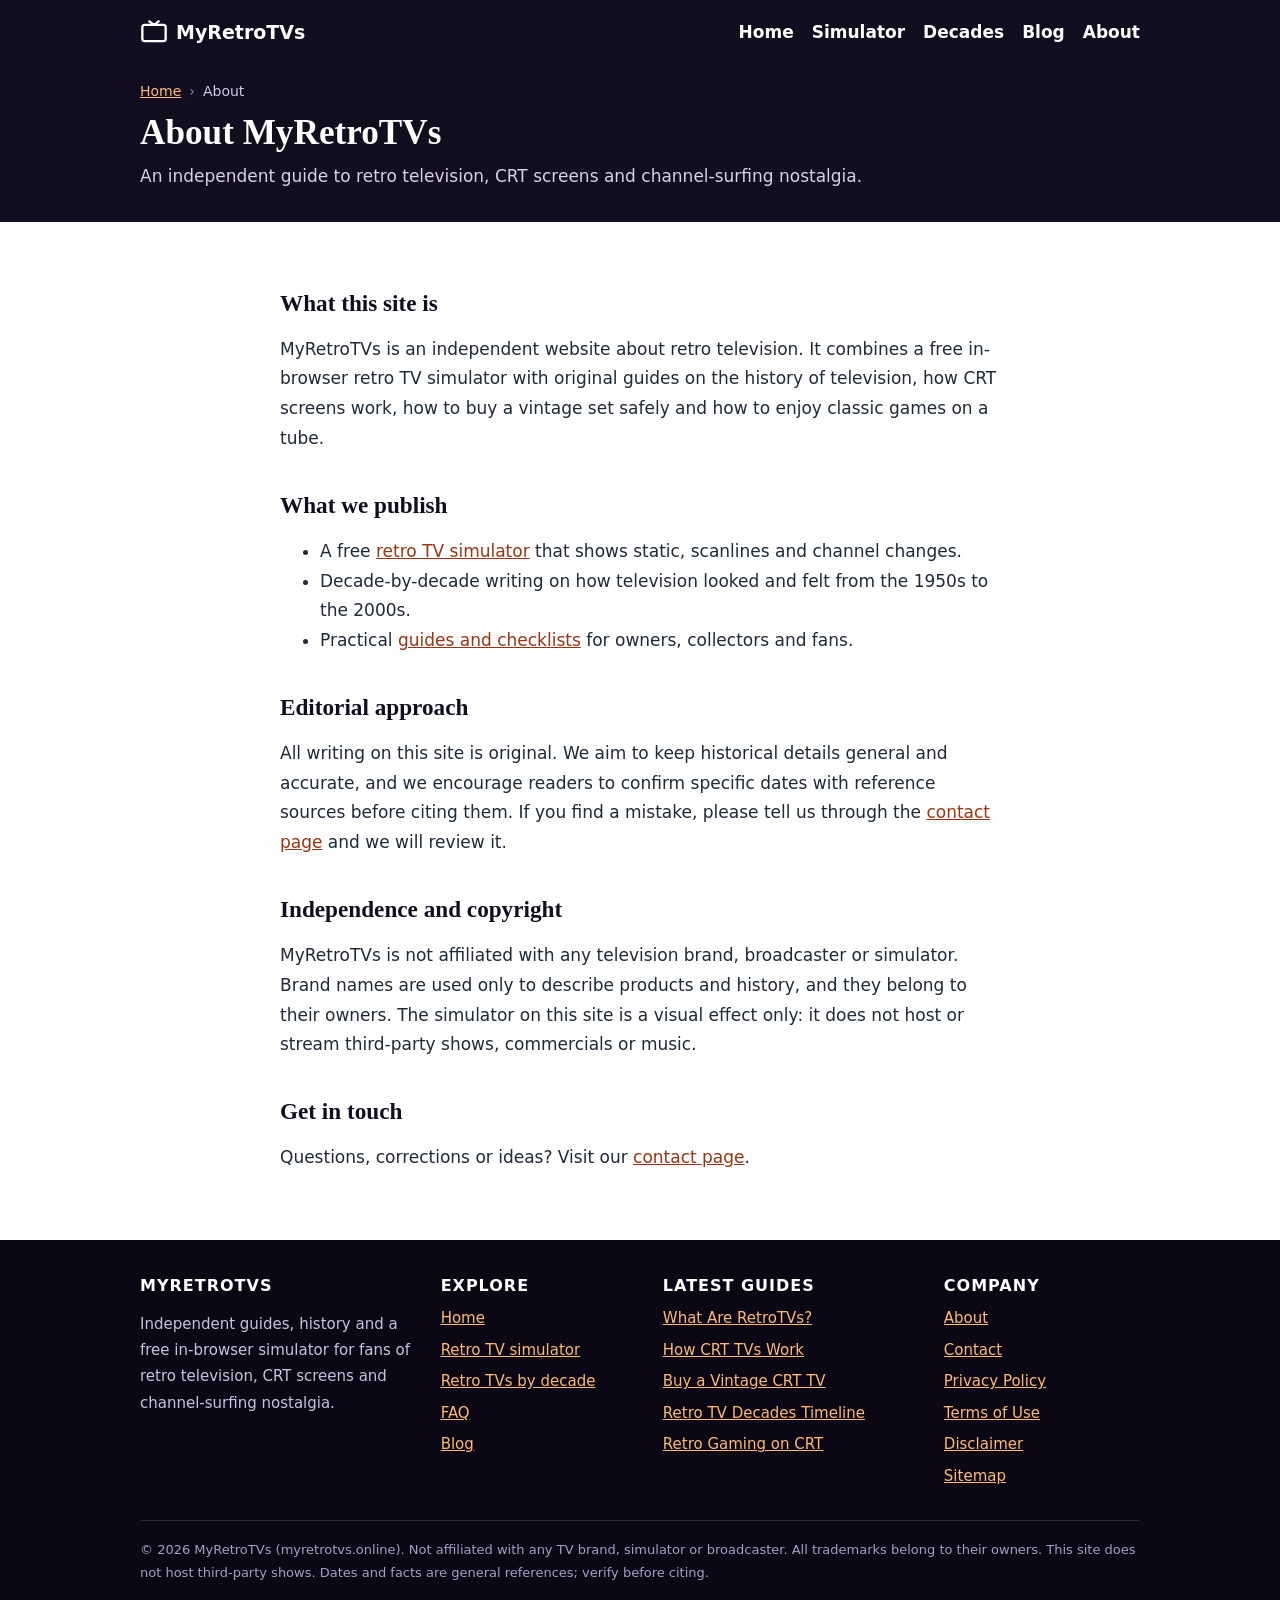
<file: about/index.html>
<!DOCTYPE html>
<html lang="en">
<head>
<meta charset="utf-8">
<meta name="viewport" content="width=device-width,initial-scale=1,viewport-fit=cover">
<meta name="google-site-verification" content="XXaB4YRZfFpej3TLuSZSGdPdGOM3cgK2BcjBUU7xi5w" />
<title>About MyRetroTVs | Independent Retro TV Guides</title>
<meta name="description" content="About MyRetroTVs: an independent site with free retro TV simulators, CRT explainers and vintage television guides for nostalgia fans and collectors.">

<meta name="robots" content="index,follow,max-snippet:-1,max-image-preview:large,max-video-preview:-1">
<meta name="author" content="MyRetroTVs">
<meta name="theme-color" content="#120d1f">
<link rel="canonical" href="https://myretrotvs.online/about/">
<link rel="alternate" hreflang="en" href="https://myretrotvs.online/about/">
<link rel="alternate" hreflang="x-default" href="https://myretrotvs.online/about/">
<link rel="icon" type="image/svg+xml" href="/favicon.svg">
<link rel="icon" type="image/png" sizes="192x192" href="/icon-192.png">
<link rel="apple-touch-icon" href="/apple-touch-icon.png">
<link rel="manifest" href="/manifest.webmanifest">
<meta property="og:type" content="website">
<meta property="og:site_name" content="MyRetroTVs">
<meta property="og:title" content="About MyRetroTVs | Independent Retro TV Guides">
<meta property="og:description" content="About MyRetroTVs: an independent site with free retro TV simulators, CRT explainers and vintage television guides for nostalgia fans and collectors.">
<meta property="og:url" content="https://myretrotvs.online/about/">
<meta property="og:image" content="https://myretrotvs.online/og-image.png">
<meta property="og:image:width" content="1200">
<meta property="og:image:height" content="630">
<meta property="og:image:alt" content="Retro television with colorful screen">
<meta property="og:locale" content="en_US">
<meta name="twitter:card" content="summary_large_image">
<meta name="twitter:title" content="About MyRetroTVs | Independent Retro TV Guides">
<meta name="twitter:description" content="About MyRetroTVs: an independent site with free retro TV simulators, CRT explainers and vintage television guides for nostalgia fans and collectors.">
<meta name="twitter:image" content="https://myretrotvs.online/og-image.png">
<meta name="twitter:image:alt" content="Retro television with colorful screen">
<script type="application/ld+json">{"@context":"https://schema.org","@graph":[{"@type":"WebSite","@id":"https://myretrotvs.online/#site","url":"https://myretrotvs.online/","name":"MyRetroTVs","alternateName":["RetroTVs","RetroTVs Lab","My Retro TVs"],"inLanguage":"en","publisher":{"@id":"https://myretrotvs.online/#org"}},{"@type":"Organization","@id":"https://myretrotvs.online/#org","name":"MyRetroTVs","alternateName":"RetroTVs Lab","url":"https://myretrotvs.online/","logo":{"@type":"ImageObject","url":"https://myretrotvs.online/icon-512.png","width":512,"height":512},"email":"contact@myretrotvs.online"},{"@type":"BreadcrumbList","itemListElement":[{"@type":"ListItem","position":1,"name":"Home","item":"https://myretrotvs.online/"},{"@type":"ListItem","position":2,"name":"About","item":"https://myretrotvs.online/about/"}]}]}</script>
<link rel="stylesheet" href="/assets/style.css">
</head>
<body>
<a class="skip" href="#main">Skip to content</a>
<header class="phead"><div class="w"><div class="top"><a class="br" href="/" aria-label="MyRetroTVs home"><svg class='ic' viewBox='0 0 24 24' aria-hidden='true' focusable='false'><rect x='2' y='5' width='20' height='14' rx='2'/><path d='M8 2l4 3 4-3'/></svg>MyRetroTVs</a><nav aria-label="Primary"><a href="/">Home</a><a href="/#simulator">Simulator</a><a href="/#decades">Decades</a><a href="/blog/">Blog</a><a href="/about/">About</a></nav></div><nav class="crumbs" aria-label="Breadcrumb"><ol><li><a href="/">Home</a></li><li aria-current="page">About</li></ol></nav><h1>About MyRetroTVs</h1><p>An independent guide to retro television, CRT screens and channel-surfing nostalgia.</p></div></header>
<main id="main"><div class="legal">
<h2>What this site is</h2>
<p>MyRetroTVs is an independent website about retro television. It combines a free in-browser retro TV simulator with original guides on the history of television, how CRT screens work, how to buy a vintage set safely and how to enjoy classic games on a tube.</p>
<h2>What we publish</h2>
<ul><li>A free <a href="/#simulator">retro TV simulator</a> that shows static, scanlines and channel changes.</li><li>Decade-by-decade writing on how television looked and felt from the 1950s to the 2000s.</li><li>Practical <a href="/blog/">guides and checklists</a> for owners, collectors and fans.</li></ul>
<h2>Editorial approach</h2>
<p>All writing on this site is original. We aim to keep historical details general and accurate, and we encourage readers to confirm specific dates with reference sources before citing them. If you find a mistake, please tell us through the <a href="/contact/">contact page</a> and we will review it.</p>
<h2>Independence and copyright</h2>
<p>MyRetroTVs is not affiliated with any television brand, broadcaster or simulator. Brand names are used only to describe products and history, and they belong to their owners. The simulator on this site is a visual effect only: it does not host or stream third-party shows, commercials or music.</p>
<h2>Get in touch</h2>
<p>Questions, corrections or ideas? Visit our <a href="/contact/">contact page</a>.</p></div></main>
<footer>
<div class="w">
<div class="fg">
<div><h2>MyRetroTVs</h2><p>Independent guides, history and a free in-browser simulator for fans of retro television, CRT screens and channel-surfing nostalgia.</p></div>
<div><h2>Explore</h2><ul><li><a href="/">Home</a></li><li><a href="/#simulator">Retro TV simulator</a></li><li><a href="/#decades">Retro TVs by decade</a></li><li><a href="/#faq">FAQ</a></li><li><a href="/blog/">Blog</a></li></ul></div>
<div><h2>Latest guides</h2><ul><li><a href="/blog/what-are-retro-tvs/">What Are RetroTVs?</a></li><li><a href="/blog/how-crt-tvs-work/">How CRT TVs Work</a></li><li><a href="/blog/buy-vintage-crt-tv/">Buy a Vintage CRT TV</a></li><li><a href="/blog/retro-tv-decades-timeline/">Retro TV Decades Timeline</a></li><li><a href="/blog/retro-gaming-on-crt/">Retro Gaming on CRT</a></li></ul></div>
<div><h2>Company</h2><ul><li><a href="/about/">About</a></li><li><a href="/contact/">Contact</a></li><li><a href="/privacy-policy/">Privacy Policy</a></li><li><a href="/terms-of-use/">Terms of Use</a></li><li><a href="/disclaimer/">Disclaimer</a></li><li><a href="/sitemap.xml">Sitemap</a></li></ul></div>
</div>
<p class="copy">© 2026 MyRetroTVs (myretrotvs.online). Not affiliated with any TV brand, simulator or broadcaster. All trademarks belong to their owners. This site does not host third-party shows. Dates and facts are general references; verify before citing.</p>
</div>
</footer>
</body>
</html>
</file>
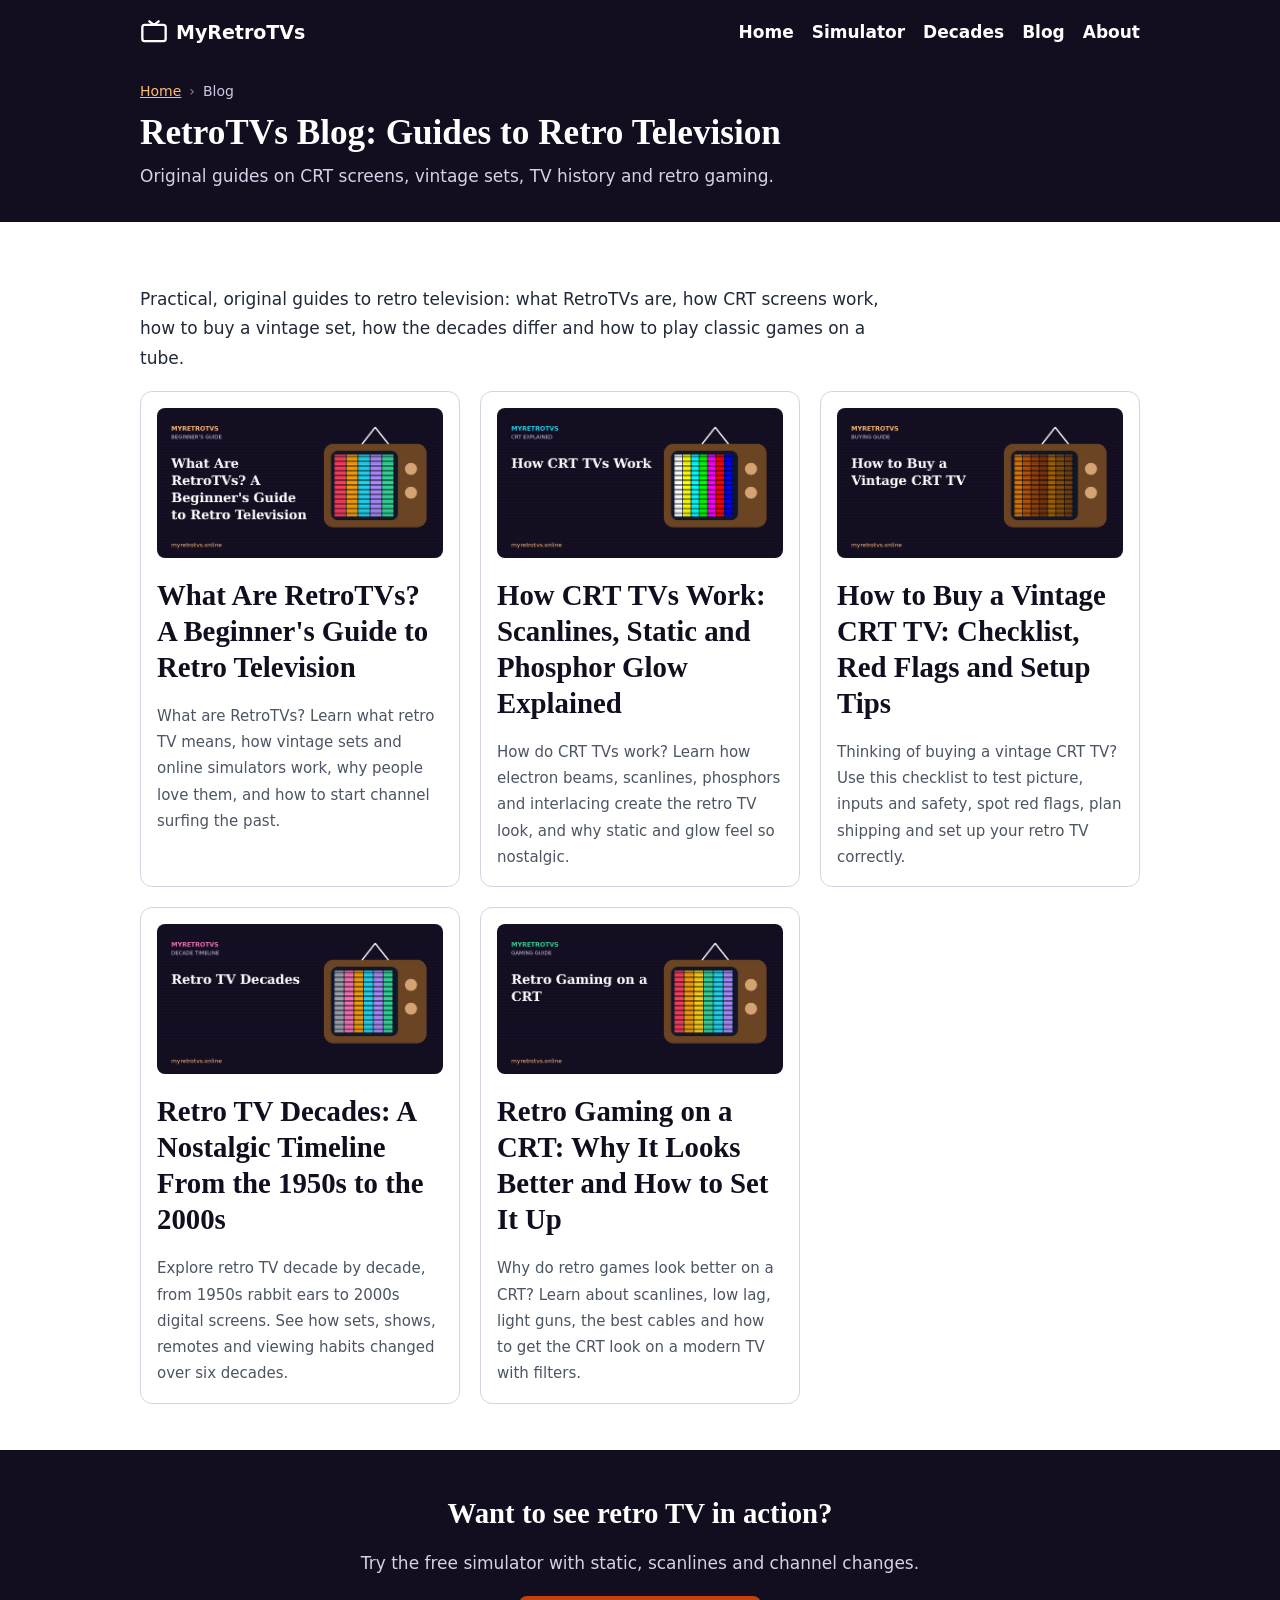
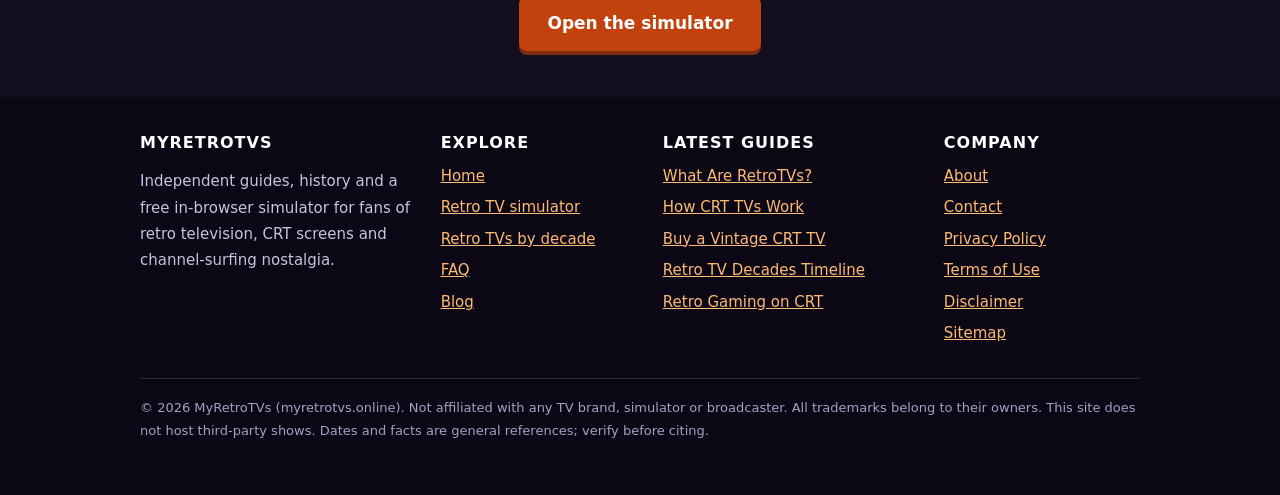
<file: blog/index.html>
<!DOCTYPE html>
<html lang="en">
<head>
<meta charset="utf-8">
<meta name="viewport" content="width=device-width,initial-scale=1,viewport-fit=cover">
<meta name="google-site-verification" content="XXaB4YRZfFpej3TLuSZSGdPdGOM3cgK2BcjBUU7xi5w" />
<title>RetroTVs Blog: Retro TV Guides, CRT Tips &amp; History</title>
<meta name="description" content="Read RetroTVs guides on retro television: CRT basics, buying vintage TVs, decade timelines, retro gaming setups and nostalgia tips.">
<meta name="keywords" content="retro tv blog, crt tv guide, vintage television articles">
<meta name="robots" content="index,follow,max-snippet:-1,max-image-preview:large,max-video-preview:-1">
<meta name="author" content="MyRetroTVs">
<meta name="theme-color" content="#120d1f">
<link rel="canonical" href="https://myretrotvs.online/blog/">
<link rel="alternate" hreflang="en" href="https://myretrotvs.online/blog/">
<link rel="alternate" hreflang="x-default" href="https://myretrotvs.online/blog/">
<link rel="icon" type="image/svg+xml" href="/favicon.svg">
<link rel="icon" type="image/png" sizes="192x192" href="/icon-192.png">
<link rel="apple-touch-icon" href="/apple-touch-icon.png">
<link rel="manifest" href="/manifest.webmanifest">
<meta property="og:type" content="website">
<meta property="og:site_name" content="MyRetroTVs">
<meta property="og:title" content="RetroTVs Blog: Retro TV Guides, CRT Tips &amp; History">
<meta property="og:description" content="Read RetroTVs guides on retro television: CRT basics, buying vintage TVs, decade timelines, retro gaming setups and nostalgia tips.">
<meta property="og:url" content="https://myretrotvs.online/blog/">
<meta property="og:image" content="https://myretrotvs.online/og-image.png">
<meta property="og:image:width" content="1200">
<meta property="og:image:height" content="630">
<meta property="og:image:alt" content="Retro television with colorful screen">
<meta property="og:locale" content="en_US">
<meta name="twitter:card" content="summary_large_image">
<meta name="twitter:title" content="RetroTVs Blog: Retro TV Guides, CRT Tips &amp; History">
<meta name="twitter:description" content="Read RetroTVs guides on retro television: CRT basics, buying vintage TVs, decade timelines, retro gaming setups and nostalgia tips.">
<meta name="twitter:image" content="https://myretrotvs.online/og-image.png">
<meta name="twitter:image:alt" content="Retro television with colorful screen">
<script type="application/ld+json">{"@context":"https://schema.org","@graph":[{"@type":"WebSite","@id":"https://myretrotvs.online/#site","url":"https://myretrotvs.online/","name":"MyRetroTVs","alternateName":["RetroTVs","RetroTVs Lab","My Retro TVs"],"inLanguage":"en","publisher":{"@id":"https://myretrotvs.online/#org"}},{"@type":"Organization","@id":"https://myretrotvs.online/#org","name":"MyRetroTVs","alternateName":"RetroTVs Lab","url":"https://myretrotvs.online/","logo":{"@type":"ImageObject","url":"https://myretrotvs.online/icon-512.png","width":512,"height":512},"email":"contact@myretrotvs.online"},{"@type":"CollectionPage","@id":"https://myretrotvs.online/blog/#page","url":"https://myretrotvs.online/blog/","name":"RetroTVs Blog","isPartOf":{"@id":"https://myretrotvs.online/#site"}},{"@type":"ItemList","itemListElement":[{"@type":"ListItem","position":1,"url":"https://myretrotvs.online/blog/what-are-retro-tvs/","name":"What Are RetroTVs? A Beginner's Guide to Retro Television"},{"@type":"ListItem","position":2,"url":"https://myretrotvs.online/blog/how-crt-tvs-work/","name":"How CRT TVs Work: Scanlines, Static and Phosphor Glow Explained"},{"@type":"ListItem","position":3,"url":"https://myretrotvs.online/blog/buy-vintage-crt-tv/","name":"How to Buy a Vintage CRT TV: Checklist, Red Flags and Setup Tips"},{"@type":"ListItem","position":4,"url":"https://myretrotvs.online/blog/retro-tv-decades-timeline/","name":"Retro TV Decades: A Nostalgic Timeline From the 1950s to the 2000s"},{"@type":"ListItem","position":5,"url":"https://myretrotvs.online/blog/retro-gaming-on-crt/","name":"Retro Gaming on a CRT: Why It Looks Better and How to Set It Up"}]},{"@type":"BreadcrumbList","itemListElement":[{"@type":"ListItem","position":1,"name":"Home","item":"https://myretrotvs.online/"},{"@type":"ListItem","position":2,"name":"Blog","item":"https://myretrotvs.online/blog/"}]}]}</script>
<link rel="stylesheet" href="/assets/style.css">
</head>
<body>
<a class="skip" href="#main">Skip to content</a>
<header class="phead"><div class="w"><div class="top"><a class="br" href="/" aria-label="MyRetroTVs home"><svg class='ic' viewBox='0 0 24 24' aria-hidden='true' focusable='false'><rect x='2' y='5' width='20' height='14' rx='2'/><path d='M8 2l4 3 4-3'/></svg>MyRetroTVs</a><nav aria-label="Primary"><a href="/">Home</a><a href="/#simulator">Simulator</a><a href="/#decades">Decades</a><a href="/blog/">Blog</a><a href="/about/">About</a></nav></div><nav class="crumbs" aria-label="Breadcrumb"><ol><li><a href="/">Home</a></li><li aria-current="page">Blog</li></ol></nav><h1>RetroTVs Blog: Guides to Retro Television</h1><p>Original guides on CRT screens, vintage sets, TV history and retro gaming.</p></div></header>
<main id="main"><section><div class="w"><p class="n">Practical, original guides to retro television: what RetroTVs are, how CRT screens work, how to buy a vintage set, how the decades differ and how to play classic games on a tube.</p>
<div class="hrow"><a class="c" href="/blog/what-are-retro-tvs/"><img src="/img/what-are-retro-tvs.png" width="1200" height="630" loading="lazy" decoding="async" alt="Retro television with a colorful test screen, illustrating a beginner&#x27;s guide to RetroTVs"><h2>What Are RetroTVs? A Beginner's Guide to Retro Television</h2><p>What are RetroTVs? Learn what retro TV means, how vintage sets and online simulators work, why people love them, and how to start channel surfing the past.</p></a><a class="c" href="/blog/how-crt-tvs-work/"><img src="/img/how-crt-tvs-work.png" width="1200" height="630" loading="lazy" decoding="async" alt="Illustration of a CRT television screen with colored bars representing scanlines and phosphor glow"><h2>How CRT TVs Work: Scanlines, Static and Phosphor Glow Explained</h2><p>How do CRT TVs work? Learn how electron beams, scanlines, phosphors and interlacing create the retro TV look, and why static and glow feel so nostalgic.</p></a><a class="c" href="/blog/buy-vintage-crt-tv/"><img src="/img/buy-vintage-crt-tv.png" width="1200" height="630" loading="lazy" decoding="async" alt="Wood-grain vintage television set in warm amber tones for a vintage CRT TV buying guide"><h2>How to Buy a Vintage CRT TV: Checklist, Red Flags and Setup Tips</h2><p>Thinking of buying a vintage CRT TV? Use this checklist to test picture, inputs and safety, spot red flags, plan shipping and set up your retro TV correctly.</p></a><a class="c" href="/blog/retro-tv-decades-timeline/"><img src="/img/retro-tv-decades-timeline.png" width="1200" height="630" loading="lazy" decoding="async" alt="Colorful retro TV timeline illustration showing six decades of television from the 1950s to the 2000s"><h2>Retro TV Decades: A Nostalgic Timeline From the 1950s to the 2000s</h2><p>Explore retro TV decade by decade, from 1950s rabbit ears to 2000s digital screens. See how sets, shows, remotes and viewing habits changed over six decades.</p></a><a class="c" href="/blog/retro-gaming-on-crt/"><img src="/img/retro-gaming-on-crt.png" width="1200" height="630" loading="lazy" decoding="async" alt="Retro game console screen glowing in bright arcade colors for a retro gaming on CRT guide"><h2>Retro Gaming on a CRT: Why It Looks Better and How to Set It Up</h2><p>Why do retro games look better on a CRT? Learn about scanlines, low lag, light guns, the best cables and how to get the CRT look on a modern TV with filters.</p></a></div></div></section>
<section class="cta"><div class="w"><h2>Want to see retro TV in action?</h2><p>Try the free simulator with static, scanlines and channel changes.</p><a class="btn" href="/#simulator">Open the simulator</a></div></section></main>
<footer>
<div class="w">
<div class="fg">
<div><h2>MyRetroTVs</h2><p>Independent guides, history and a free in-browser simulator for fans of retro television, CRT screens and channel-surfing nostalgia.</p></div>
<div><h2>Explore</h2><ul><li><a href="/">Home</a></li><li><a href="/#simulator">Retro TV simulator</a></li><li><a href="/#decades">Retro TVs by decade</a></li><li><a href="/#faq">FAQ</a></li><li><a href="/blog/">Blog</a></li></ul></div>
<div><h2>Latest guides</h2><ul><li><a href="/blog/what-are-retro-tvs/">What Are RetroTVs?</a></li><li><a href="/blog/how-crt-tvs-work/">How CRT TVs Work</a></li><li><a href="/blog/buy-vintage-crt-tv/">Buy a Vintage CRT TV</a></li><li><a href="/blog/retro-tv-decades-timeline/">Retro TV Decades Timeline</a></li><li><a href="/blog/retro-gaming-on-crt/">Retro Gaming on CRT</a></li></ul></div>
<div><h2>Company</h2><ul><li><a href="/about/">About</a></li><li><a href="/contact/">Contact</a></li><li><a href="/privacy-policy/">Privacy Policy</a></li><li><a href="/terms-of-use/">Terms of Use</a></li><li><a href="/disclaimer/">Disclaimer</a></li><li><a href="/sitemap.xml">Sitemap</a></li></ul></div>
</div>
<p class="copy">© 2026 MyRetroTVs (myretrotvs.online). Not affiliated with any TV brand, simulator or broadcaster. All trademarks belong to their owners. This site does not host third-party shows. Dates and facts are general references; verify before citing.</p>
</div>
</footer>
</body>
</html>
</file>
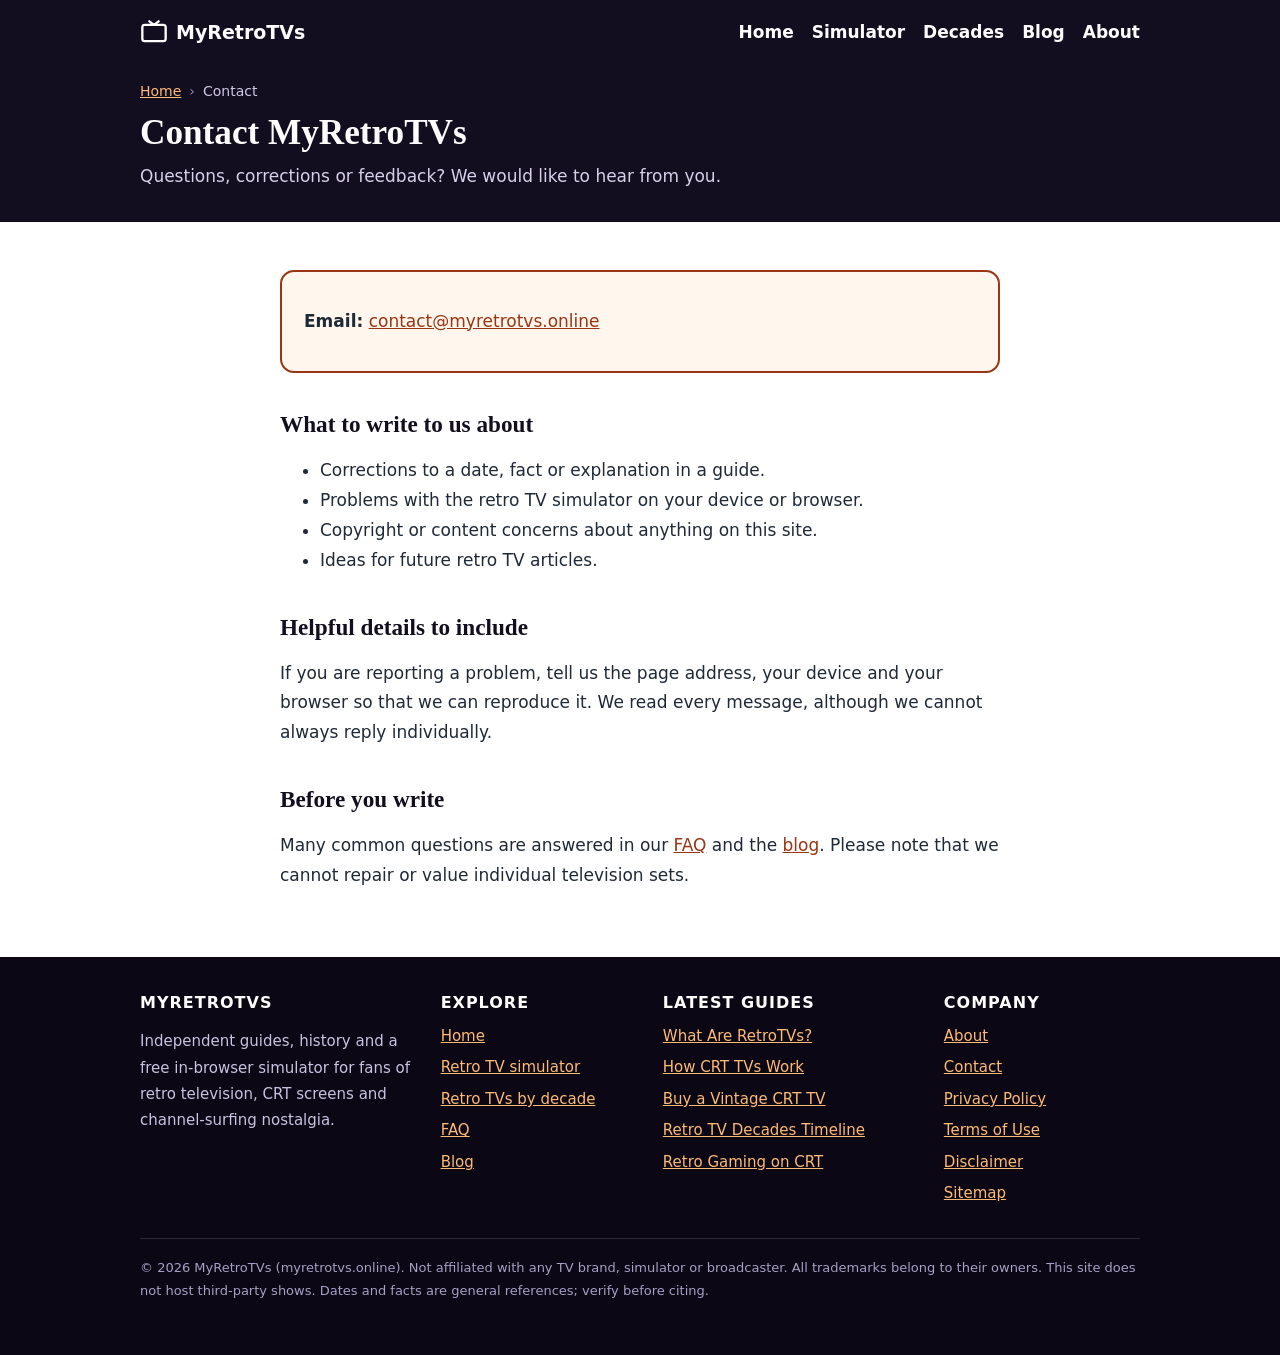
<file: contact/index.html>
<!DOCTYPE html>
<html lang="en">
<head>
<meta charset="utf-8">
<meta name="viewport" content="width=device-width,initial-scale=1,viewport-fit=cover">
<meta name="google-site-verification" content="XXaB4YRZfFpej3TLuSZSGdPdGOM3cgK2BcjBUU7xi5w" />
<title>Contact MyRetroTVs | Questions, Corrections &amp; Feedback</title>
<meta name="description" content="Contact MyRetroTVs with questions, corrections, feedback or business enquiries about retro TV guides and the free retro TV simulator.">

<meta name="robots" content="index,follow,max-snippet:-1,max-image-preview:large,max-video-preview:-1">
<meta name="author" content="MyRetroTVs">
<meta name="theme-color" content="#120d1f">
<link rel="canonical" href="https://myretrotvs.online/contact/">
<link rel="alternate" hreflang="en" href="https://myretrotvs.online/contact/">
<link rel="alternate" hreflang="x-default" href="https://myretrotvs.online/contact/">
<link rel="icon" type="image/svg+xml" href="/favicon.svg">
<link rel="icon" type="image/png" sizes="192x192" href="/icon-192.png">
<link rel="apple-touch-icon" href="/apple-touch-icon.png">
<link rel="manifest" href="/manifest.webmanifest">
<meta property="og:type" content="website">
<meta property="og:site_name" content="MyRetroTVs">
<meta property="og:title" content="Contact MyRetroTVs | Questions, Corrections &amp; Feedback">
<meta property="og:description" content="Contact MyRetroTVs with questions, corrections, feedback or business enquiries about retro TV guides and the free retro TV simulator.">
<meta property="og:url" content="https://myretrotvs.online/contact/">
<meta property="og:image" content="https://myretrotvs.online/og-image.png">
<meta property="og:image:width" content="1200">
<meta property="og:image:height" content="630">
<meta property="og:image:alt" content="Retro television with colorful screen">
<meta property="og:locale" content="en_US">
<meta name="twitter:card" content="summary_large_image">
<meta name="twitter:title" content="Contact MyRetroTVs | Questions, Corrections &amp; Feedback">
<meta name="twitter:description" content="Contact MyRetroTVs with questions, corrections, feedback or business enquiries about retro TV guides and the free retro TV simulator.">
<meta name="twitter:image" content="https://myretrotvs.online/og-image.png">
<meta name="twitter:image:alt" content="Retro television with colorful screen">
<script type="application/ld+json">{"@context":"https://schema.org","@graph":[{"@type":"WebSite","@id":"https://myretrotvs.online/#site","url":"https://myretrotvs.online/","name":"MyRetroTVs","alternateName":["RetroTVs","RetroTVs Lab","My Retro TVs"],"inLanguage":"en","publisher":{"@id":"https://myretrotvs.online/#org"}},{"@type":"Organization","@id":"https://myretrotvs.online/#org","name":"MyRetroTVs","alternateName":"RetroTVs Lab","url":"https://myretrotvs.online/","logo":{"@type":"ImageObject","url":"https://myretrotvs.online/icon-512.png","width":512,"height":512},"email":"contact@myretrotvs.online"},{"@type":"BreadcrumbList","itemListElement":[{"@type":"ListItem","position":1,"name":"Home","item":"https://myretrotvs.online/"},{"@type":"ListItem","position":2,"name":"Contact","item":"https://myretrotvs.online/contact/"}]}]}</script>
<link rel="stylesheet" href="/assets/style.css">
</head>
<body>
<a class="skip" href="#main">Skip to content</a>
<header class="phead"><div class="w"><div class="top"><a class="br" href="/" aria-label="MyRetroTVs home"><svg class='ic' viewBox='0 0 24 24' aria-hidden='true' focusable='false'><rect x='2' y='5' width='20' height='14' rx='2'/><path d='M8 2l4 3 4-3'/></svg>MyRetroTVs</a><nav aria-label="Primary"><a href="/">Home</a><a href="/#simulator">Simulator</a><a href="/#decades">Decades</a><a href="/blog/">Blog</a><a href="/about/">About</a></nav></div><nav class="crumbs" aria-label="Breadcrumb"><ol><li><a href="/">Home</a></li><li aria-current="page">Contact</li></ol></nav><h1>Contact MyRetroTVs</h1><p>Questions, corrections or feedback? We would like to hear from you.</p></div></header>
<main id="main"><div class="legal">
<div class="contactbox"><p><strong>Email:</strong> <a href="mailto:contact@myretrotvs.online">contact@myretrotvs.online</a></p></div>
<h2>What to write to us about</h2>
<ul><li>Corrections to a date, fact or explanation in a guide.</li><li>Problems with the retro TV simulator on your device or browser.</li><li>Copyright or content concerns about anything on this site.</li><li>Ideas for future retro TV articles.</li></ul>
<h2>Helpful details to include</h2>
<p>If you are reporting a problem, tell us the page address, your device and your browser so that we can reproduce it. We read every message, although we cannot always reply individually.</p>
<h2>Before you write</h2>
<p>Many common questions are answered in our <a href="/#faq">FAQ</a> and the <a href="/blog/">blog</a>. Please note that we cannot repair or value individual television sets.</p></div></main>
<footer>
<div class="w">
<div class="fg">
<div><h2>MyRetroTVs</h2><p>Independent guides, history and a free in-browser simulator for fans of retro television, CRT screens and channel-surfing nostalgia.</p></div>
<div><h2>Explore</h2><ul><li><a href="/">Home</a></li><li><a href="/#simulator">Retro TV simulator</a></li><li><a href="/#decades">Retro TVs by decade</a></li><li><a href="/#faq">FAQ</a></li><li><a href="/blog/">Blog</a></li></ul></div>
<div><h2>Latest guides</h2><ul><li><a href="/blog/what-are-retro-tvs/">What Are RetroTVs?</a></li><li><a href="/blog/how-crt-tvs-work/">How CRT TVs Work</a></li><li><a href="/blog/buy-vintage-crt-tv/">Buy a Vintage CRT TV</a></li><li><a href="/blog/retro-tv-decades-timeline/">Retro TV Decades Timeline</a></li><li><a href="/blog/retro-gaming-on-crt/">Retro Gaming on CRT</a></li></ul></div>
<div><h2>Company</h2><ul><li><a href="/about/">About</a></li><li><a href="/contact/">Contact</a></li><li><a href="/privacy-policy/">Privacy Policy</a></li><li><a href="/terms-of-use/">Terms of Use</a></li><li><a href="/disclaimer/">Disclaimer</a></li><li><a href="/sitemap.xml">Sitemap</a></li></ul></div>
</div>
<p class="copy">© 2026 MyRetroTVs (myretrotvs.online). Not affiliated with any TV brand, simulator or broadcaster. All trademarks belong to their owners. This site does not host third-party shows. Dates and facts are general references; verify before citing.</p>
</div>
</footer>
</body>
</html>
</file>
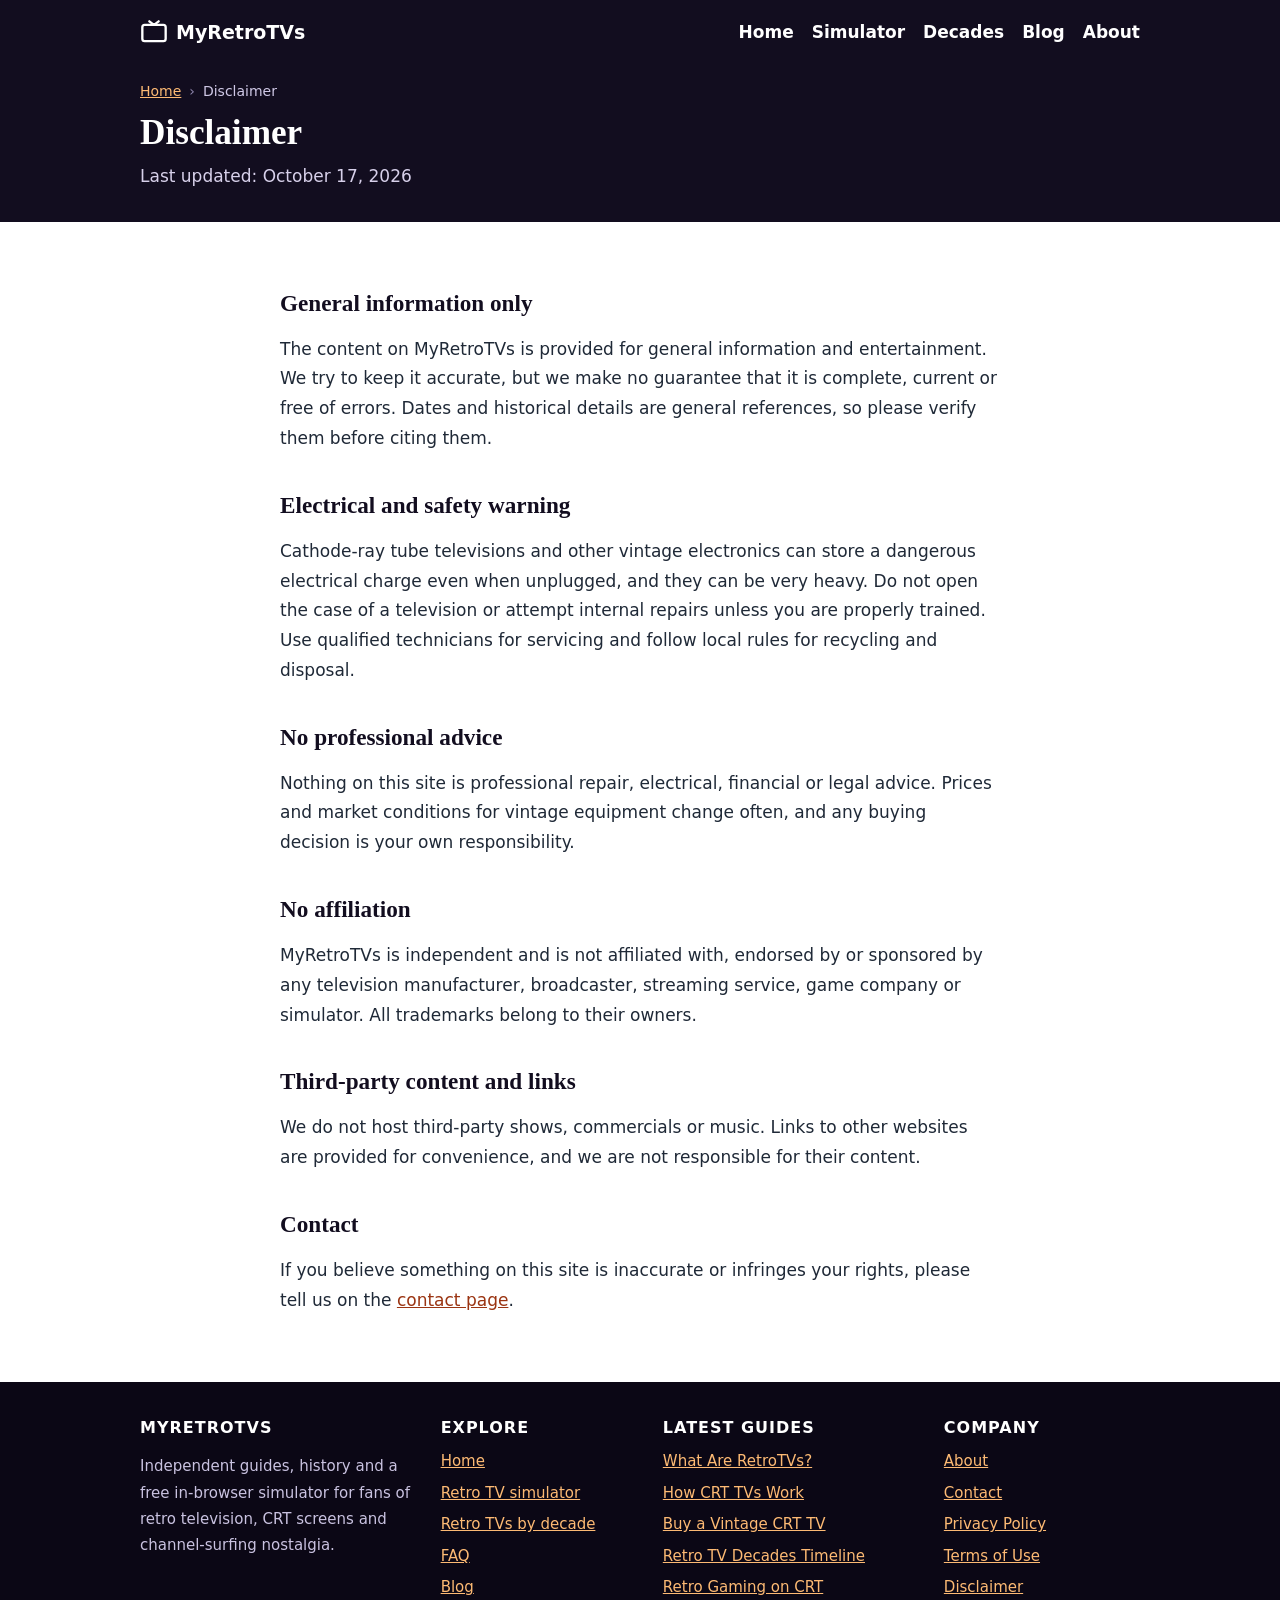
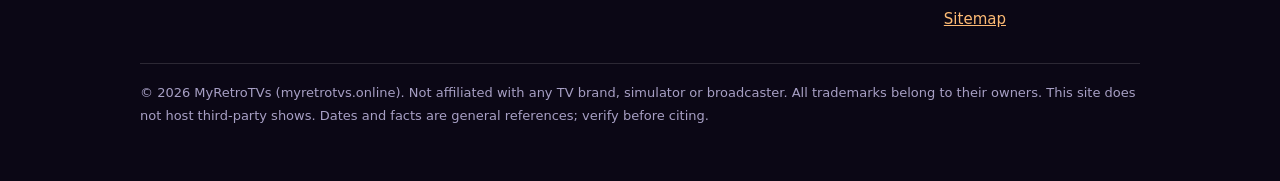
<file: disclaimer/index.html>
<!DOCTYPE html>
<html lang="en">
<head>
<meta charset="utf-8">
<meta name="viewport" content="width=device-width,initial-scale=1,viewport-fit=cover">
<meta name="google-site-verification" content="XXaB4YRZfFpej3TLuSZSGdPdGOM3cgK2BcjBUU7xi5w" />
<title>Disclaimer | MyRetroTVs</title>
<meta name="description" content="MyRetroTVs disclaimer: information is general, vintage electronics can be dangerous, and the site is not affiliated with any TV brand.">

<meta name="robots" content="index,follow,max-snippet:-1,max-image-preview:large,max-video-preview:-1">
<meta name="author" content="MyRetroTVs">
<meta name="theme-color" content="#120d1f">
<link rel="canonical" href="https://myretrotvs.online/disclaimer/">
<link rel="alternate" hreflang="en" href="https://myretrotvs.online/disclaimer/">
<link rel="alternate" hreflang="x-default" href="https://myretrotvs.online/disclaimer/">
<link rel="icon" type="image/svg+xml" href="/favicon.svg">
<link rel="icon" type="image/png" sizes="192x192" href="/icon-192.png">
<link rel="apple-touch-icon" href="/apple-touch-icon.png">
<link rel="manifest" href="/manifest.webmanifest">
<meta property="og:type" content="website">
<meta property="og:site_name" content="MyRetroTVs">
<meta property="og:title" content="Disclaimer | MyRetroTVs">
<meta property="og:description" content="MyRetroTVs disclaimer: information is general, vintage electronics can be dangerous, and the site is not affiliated with any TV brand.">
<meta property="og:url" content="https://myretrotvs.online/disclaimer/">
<meta property="og:image" content="https://myretrotvs.online/og-image.png">
<meta property="og:image:width" content="1200">
<meta property="og:image:height" content="630">
<meta property="og:image:alt" content="Retro television with colorful screen">
<meta property="og:locale" content="en_US">
<meta name="twitter:card" content="summary_large_image">
<meta name="twitter:title" content="Disclaimer | MyRetroTVs">
<meta name="twitter:description" content="MyRetroTVs disclaimer: information is general, vintage electronics can be dangerous, and the site is not affiliated with any TV brand.">
<meta name="twitter:image" content="https://myretrotvs.online/og-image.png">
<meta name="twitter:image:alt" content="Retro television with colorful screen">
<script type="application/ld+json">{"@context":"https://schema.org","@graph":[{"@type":"WebSite","@id":"https://myretrotvs.online/#site","url":"https://myretrotvs.online/","name":"MyRetroTVs","alternateName":["RetroTVs","RetroTVs Lab","My Retro TVs"],"inLanguage":"en","publisher":{"@id":"https://myretrotvs.online/#org"}},{"@type":"Organization","@id":"https://myretrotvs.online/#org","name":"MyRetroTVs","alternateName":"RetroTVs Lab","url":"https://myretrotvs.online/","logo":{"@type":"ImageObject","url":"https://myretrotvs.online/icon-512.png","width":512,"height":512},"email":"contact@myretrotvs.online"},{"@type":"BreadcrumbList","itemListElement":[{"@type":"ListItem","position":1,"name":"Home","item":"https://myretrotvs.online/"},{"@type":"ListItem","position":2,"name":"Disclaimer","item":"https://myretrotvs.online/disclaimer/"}]}]}</script>
<link rel="stylesheet" href="/assets/style.css">
</head>
<body>
<a class="skip" href="#main">Skip to content</a>
<header class="phead"><div class="w"><div class="top"><a class="br" href="/" aria-label="MyRetroTVs home"><svg class='ic' viewBox='0 0 24 24' aria-hidden='true' focusable='false'><rect x='2' y='5' width='20' height='14' rx='2'/><path d='M8 2l4 3 4-3'/></svg>MyRetroTVs</a><nav aria-label="Primary"><a href="/">Home</a><a href="/#simulator">Simulator</a><a href="/#decades">Decades</a><a href="/blog/">Blog</a><a href="/about/">About</a></nav></div><nav class="crumbs" aria-label="Breadcrumb"><ol><li><a href="/">Home</a></li><li aria-current="page">Disclaimer</li></ol></nav><h1>Disclaimer</h1><p>Last updated: October 17, 2026</p></div></header>
<main id="main"><div class="legal">
<h2>General information only</h2>
<p>The content on MyRetroTVs is provided for general information and entertainment. We try to keep it accurate, but we make no guarantee that it is complete, current or free of errors. Dates and historical details are general references, so please verify them before citing them.</p>
<h2>Electrical and safety warning</h2>
<p>Cathode-ray tube televisions and other vintage electronics can store a dangerous electrical charge even when unplugged, and they can be very heavy. Do not open the case of a television or attempt internal repairs unless you are properly trained. Use qualified technicians for servicing and follow local rules for recycling and disposal.</p>
<h2>No professional advice</h2>
<p>Nothing on this site is professional repair, electrical, financial or legal advice. Prices and market conditions for vintage equipment change often, and any buying decision is your own responsibility.</p>
<h2>No affiliation</h2>
<p>MyRetroTVs is independent and is not affiliated with, endorsed by or sponsored by any television manufacturer, broadcaster, streaming service, game company or simulator. All trademarks belong to their owners.</p>
<h2>Third-party content and links</h2>
<p>We do not host third-party shows, commercials or music. Links to other websites are provided for convenience, and we are not responsible for their content.</p>
<h2>Contact</h2>
<p>If you believe something on this site is inaccurate or infringes your rights, please tell us on the <a href="/contact/">contact page</a>.</p></div></main>
<footer>
<div class="w">
<div class="fg">
<div><h2>MyRetroTVs</h2><p>Independent guides, history and a free in-browser simulator for fans of retro television, CRT screens and channel-surfing nostalgia.</p></div>
<div><h2>Explore</h2><ul><li><a href="/">Home</a></li><li><a href="/#simulator">Retro TV simulator</a></li><li><a href="/#decades">Retro TVs by decade</a></li><li><a href="/#faq">FAQ</a></li><li><a href="/blog/">Blog</a></li></ul></div>
<div><h2>Latest guides</h2><ul><li><a href="/blog/what-are-retro-tvs/">What Are RetroTVs?</a></li><li><a href="/blog/how-crt-tvs-work/">How CRT TVs Work</a></li><li><a href="/blog/buy-vintage-crt-tv/">Buy a Vintage CRT TV</a></li><li><a href="/blog/retro-tv-decades-timeline/">Retro TV Decades Timeline</a></li><li><a href="/blog/retro-gaming-on-crt/">Retro Gaming on CRT</a></li></ul></div>
<div><h2>Company</h2><ul><li><a href="/about/">About</a></li><li><a href="/contact/">Contact</a></li><li><a href="/privacy-policy/">Privacy Policy</a></li><li><a href="/terms-of-use/">Terms of Use</a></li><li><a href="/disclaimer/">Disclaimer</a></li><li><a href="/sitemap.xml">Sitemap</a></li></ul></div>
</div>
<p class="copy">© 2026 MyRetroTVs (myretrotvs.online). Not affiliated with any TV brand, simulator or broadcaster. All trademarks belong to their owners. This site does not host third-party shows. Dates and facts are general references; verify before citing.</p>
</div>
</footer>
</body>
</html>
</file>
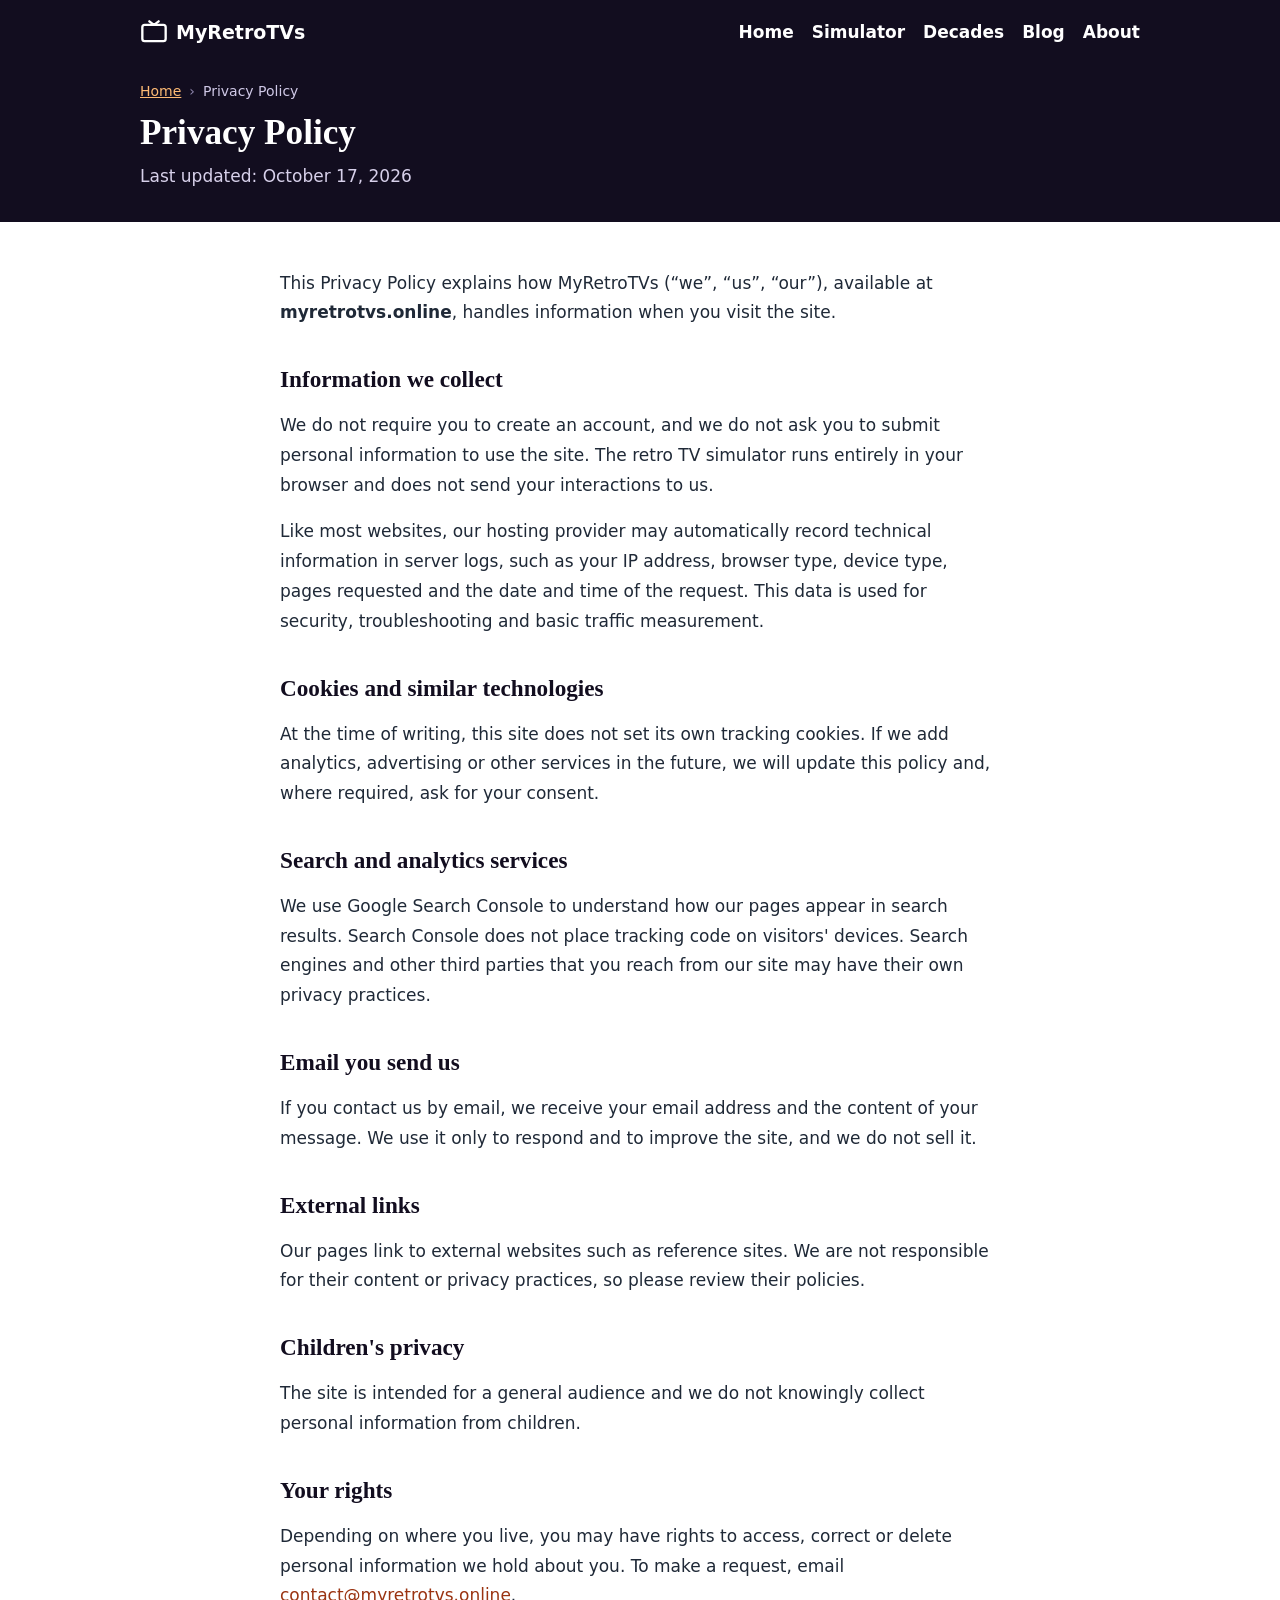
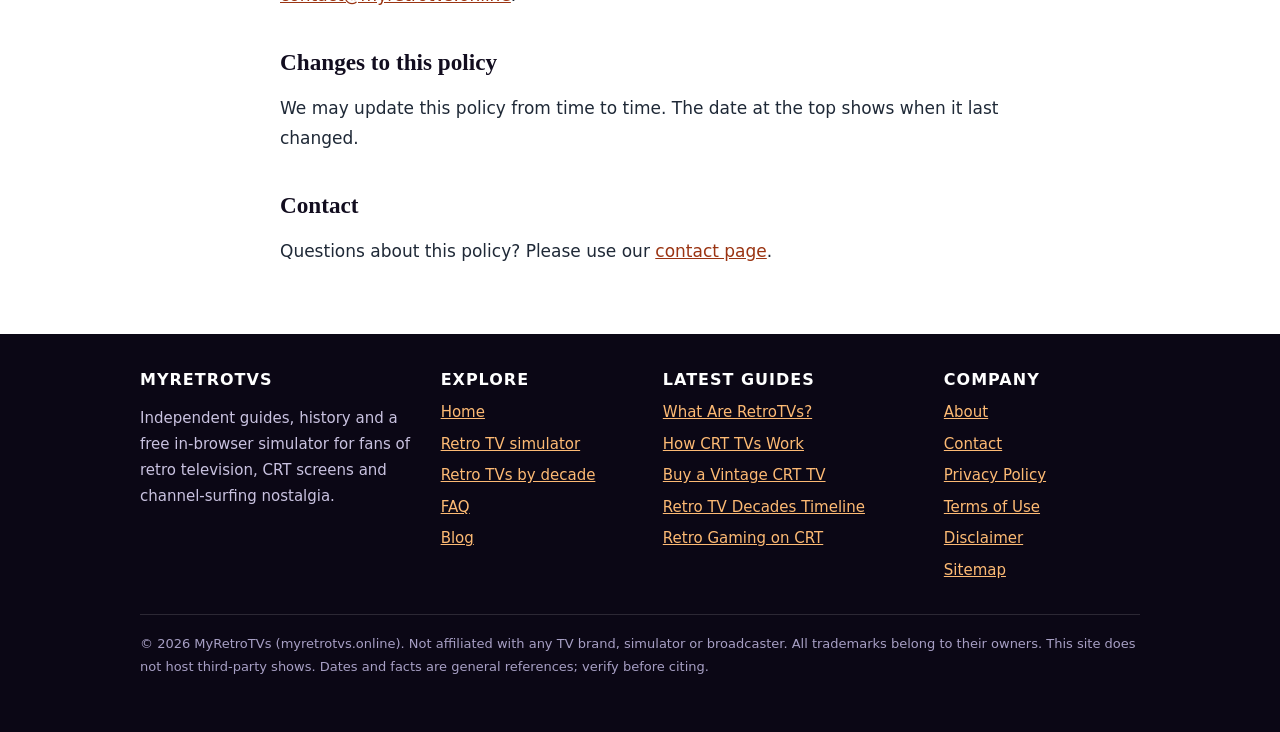
<file: privacy-policy/index.html>
<!DOCTYPE html>
<html lang="en">
<head>
<meta charset="utf-8">
<meta name="viewport" content="width=device-width,initial-scale=1,viewport-fit=cover">
<meta name="google-site-verification" content="XXaB4YRZfFpej3TLuSZSGdPdGOM3cgK2BcjBUU7xi5w" />
<title>Privacy Policy | MyRetroTVs</title>
<meta name="description" content="Read the MyRetroTVs privacy policy: what information this retro TV site collects, how server logs and third-party services work, and your rights.">

<meta name="robots" content="index,follow,max-snippet:-1,max-image-preview:large,max-video-preview:-1">
<meta name="author" content="MyRetroTVs">
<meta name="theme-color" content="#120d1f">
<link rel="canonical" href="https://myretrotvs.online/privacy-policy/">
<link rel="alternate" hreflang="en" href="https://myretrotvs.online/privacy-policy/">
<link rel="alternate" hreflang="x-default" href="https://myretrotvs.online/privacy-policy/">
<link rel="icon" type="image/svg+xml" href="/favicon.svg">
<link rel="icon" type="image/png" sizes="192x192" href="/icon-192.png">
<link rel="apple-touch-icon" href="/apple-touch-icon.png">
<link rel="manifest" href="/manifest.webmanifest">
<meta property="og:type" content="website">
<meta property="og:site_name" content="MyRetroTVs">
<meta property="og:title" content="Privacy Policy | MyRetroTVs">
<meta property="og:description" content="Read the MyRetroTVs privacy policy: what information this retro TV site collects, how server logs and third-party services work, and your rights.">
<meta property="og:url" content="https://myretrotvs.online/privacy-policy/">
<meta property="og:image" content="https://myretrotvs.online/og-image.png">
<meta property="og:image:width" content="1200">
<meta property="og:image:height" content="630">
<meta property="og:image:alt" content="Retro television with colorful screen">
<meta property="og:locale" content="en_US">
<meta name="twitter:card" content="summary_large_image">
<meta name="twitter:title" content="Privacy Policy | MyRetroTVs">
<meta name="twitter:description" content="Read the MyRetroTVs privacy policy: what information this retro TV site collects, how server logs and third-party services work, and your rights.">
<meta name="twitter:image" content="https://myretrotvs.online/og-image.png">
<meta name="twitter:image:alt" content="Retro television with colorful screen">
<script type="application/ld+json">{"@context":"https://schema.org","@graph":[{"@type":"WebSite","@id":"https://myretrotvs.online/#site","url":"https://myretrotvs.online/","name":"MyRetroTVs","alternateName":["RetroTVs","RetroTVs Lab","My Retro TVs"],"inLanguage":"en","publisher":{"@id":"https://myretrotvs.online/#org"}},{"@type":"Organization","@id":"https://myretrotvs.online/#org","name":"MyRetroTVs","alternateName":"RetroTVs Lab","url":"https://myretrotvs.online/","logo":{"@type":"ImageObject","url":"https://myretrotvs.online/icon-512.png","width":512,"height":512},"email":"contact@myretrotvs.online"},{"@type":"BreadcrumbList","itemListElement":[{"@type":"ListItem","position":1,"name":"Home","item":"https://myretrotvs.online/"},{"@type":"ListItem","position":2,"name":"Privacy Policy","item":"https://myretrotvs.online/privacy-policy/"}]}]}</script>
<link rel="stylesheet" href="/assets/style.css">
</head>
<body>
<a class="skip" href="#main">Skip to content</a>
<header class="phead"><div class="w"><div class="top"><a class="br" href="/" aria-label="MyRetroTVs home"><svg class='ic' viewBox='0 0 24 24' aria-hidden='true' focusable='false'><rect x='2' y='5' width='20' height='14' rx='2'/><path d='M8 2l4 3 4-3'/></svg>MyRetroTVs</a><nav aria-label="Primary"><a href="/">Home</a><a href="/#simulator">Simulator</a><a href="/#decades">Decades</a><a href="/blog/">Blog</a><a href="/about/">About</a></nav></div><nav class="crumbs" aria-label="Breadcrumb"><ol><li><a href="/">Home</a></li><li aria-current="page">Privacy Policy</li></ol></nav><h1>Privacy Policy</h1><p>Last updated: October 17, 2026</p></div></header>
<main id="main"><div class="legal">
<p>This Privacy Policy explains how MyRetroTVs (“we”, “us”, “our”), available at <strong>myretrotvs.online</strong>, handles information when you visit the site.</p>
<h2>Information we collect</h2>
<p>We do not require you to create an account, and we do not ask you to submit personal information to use the site. The retro TV simulator runs entirely in your browser and does not send your interactions to us.</p>
<p>Like most websites, our hosting provider may automatically record technical information in server logs, such as your IP address, browser type, device type, pages requested and the date and time of the request. This data is used for security, troubleshooting and basic traffic measurement.</p>
<h2>Cookies and similar technologies</h2>
<p>At the time of writing, this site does not set its own tracking cookies. If we add analytics, advertising or other services in the future, we will update this policy and, where required, ask for your consent.</p>
<h2>Search and analytics services</h2>
<p>We use Google Search Console to understand how our pages appear in search results. Search Console does not place tracking code on visitors' devices. Search engines and other third parties that you reach from our site may have their own privacy practices.</p>
<h2>Email you send us</h2>
<p>If you contact us by email, we receive your email address and the content of your message. We use it only to respond and to improve the site, and we do not sell it.</p>
<h2>External links</h2>
<p>Our pages link to external websites such as reference sites. We are not responsible for their content or privacy practices, so please review their policies.</p>
<h2>Children's privacy</h2>
<p>The site is intended for a general audience and we do not knowingly collect personal information from children.</p>
<h2>Your rights</h2>
<p>Depending on where you live, you may have rights to access, correct or delete personal information we hold about you. To make a request, email <a href="mailto:contact@myretrotvs.online">contact@myretrotvs.online</a>.</p>
<h2>Changes to this policy</h2>
<p>We may update this policy from time to time. The date at the top shows when it last changed.</p>
<h2>Contact</h2>
<p>Questions about this policy? Please use our <a href="/contact/">contact page</a>.</p></div></main>
<footer>
<div class="w">
<div class="fg">
<div><h2>MyRetroTVs</h2><p>Independent guides, history and a free in-browser simulator for fans of retro television, CRT screens and channel-surfing nostalgia.</p></div>
<div><h2>Explore</h2><ul><li><a href="/">Home</a></li><li><a href="/#simulator">Retro TV simulator</a></li><li><a href="/#decades">Retro TVs by decade</a></li><li><a href="/#faq">FAQ</a></li><li><a href="/blog/">Blog</a></li></ul></div>
<div><h2>Latest guides</h2><ul><li><a href="/blog/what-are-retro-tvs/">What Are RetroTVs?</a></li><li><a href="/blog/how-crt-tvs-work/">How CRT TVs Work</a></li><li><a href="/blog/buy-vintage-crt-tv/">Buy a Vintage CRT TV</a></li><li><a href="/blog/retro-tv-decades-timeline/">Retro TV Decades Timeline</a></li><li><a href="/blog/retro-gaming-on-crt/">Retro Gaming on CRT</a></li></ul></div>
<div><h2>Company</h2><ul><li><a href="/about/">About</a></li><li><a href="/contact/">Contact</a></li><li><a href="/privacy-policy/">Privacy Policy</a></li><li><a href="/terms-of-use/">Terms of Use</a></li><li><a href="/disclaimer/">Disclaimer</a></li><li><a href="/sitemap.xml">Sitemap</a></li></ul></div>
</div>
<p class="copy">© 2026 MyRetroTVs (myretrotvs.online). Not affiliated with any TV brand, simulator or broadcaster. All trademarks belong to their owners. This site does not host third-party shows. Dates and facts are general references; verify before citing.</p>
</div>
</footer>
</body>
</html>
</file>
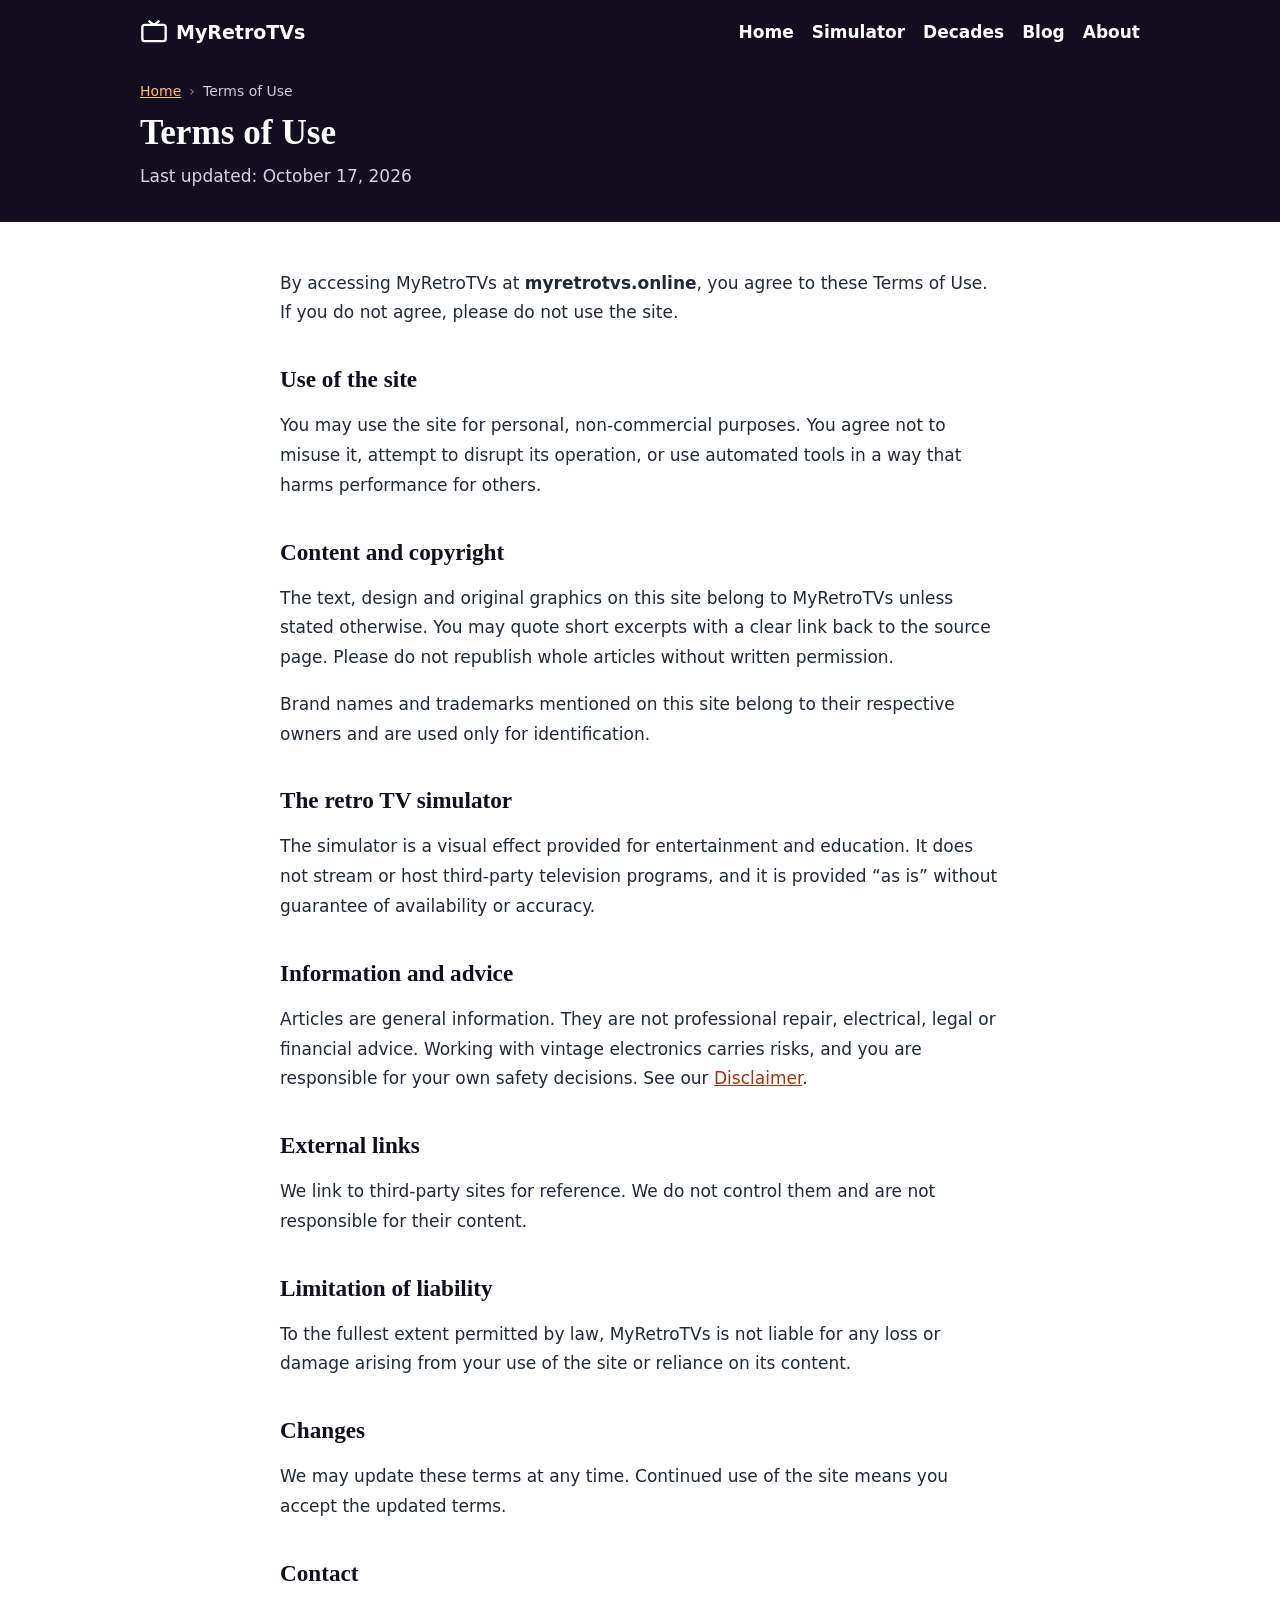
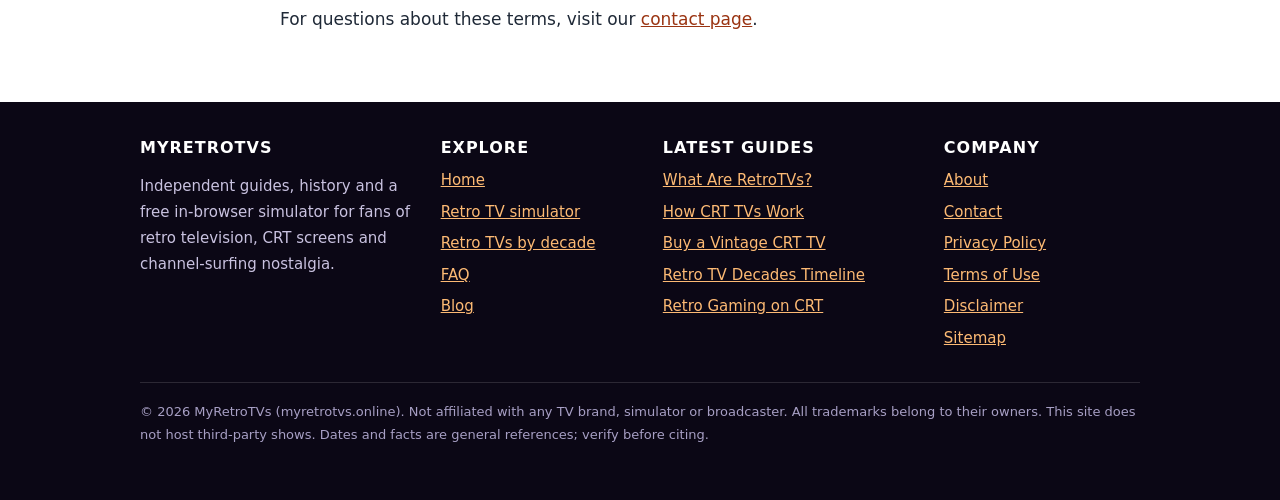
<file: terms-of-use/index.html>
<!DOCTYPE html>
<html lang="en">
<head>
<meta charset="utf-8">
<meta name="viewport" content="width=device-width,initial-scale=1,viewport-fit=cover">
<meta name="google-site-verification" content="XXaB4YRZfFpej3TLuSZSGdPdGOM3cgK2BcjBUU7xi5w" />
<title>Terms of Use | MyRetroTVs</title>
<meta name="description" content="Terms of use for MyRetroTVs: rules for using the free retro TV simulator, our guides, copyright, acceptable use and limits of liability.">

<meta name="robots" content="index,follow,max-snippet:-1,max-image-preview:large,max-video-preview:-1">
<meta name="author" content="MyRetroTVs">
<meta name="theme-color" content="#120d1f">
<link rel="canonical" href="https://myretrotvs.online/terms-of-use/">
<link rel="alternate" hreflang="en" href="https://myretrotvs.online/terms-of-use/">
<link rel="alternate" hreflang="x-default" href="https://myretrotvs.online/terms-of-use/">
<link rel="icon" type="image/svg+xml" href="/favicon.svg">
<link rel="icon" type="image/png" sizes="192x192" href="/icon-192.png">
<link rel="apple-touch-icon" href="/apple-touch-icon.png">
<link rel="manifest" href="/manifest.webmanifest">
<meta property="og:type" content="website">
<meta property="og:site_name" content="MyRetroTVs">
<meta property="og:title" content="Terms of Use | MyRetroTVs">
<meta property="og:description" content="Terms of use for MyRetroTVs: rules for using the free retro TV simulator, our guides, copyright, acceptable use and limits of liability.">
<meta property="og:url" content="https://myretrotvs.online/terms-of-use/">
<meta property="og:image" content="https://myretrotvs.online/og-image.png">
<meta property="og:image:width" content="1200">
<meta property="og:image:height" content="630">
<meta property="og:image:alt" content="Retro television with colorful screen">
<meta property="og:locale" content="en_US">
<meta name="twitter:card" content="summary_large_image">
<meta name="twitter:title" content="Terms of Use | MyRetroTVs">
<meta name="twitter:description" content="Terms of use for MyRetroTVs: rules for using the free retro TV simulator, our guides, copyright, acceptable use and limits of liability.">
<meta name="twitter:image" content="https://myretrotvs.online/og-image.png">
<meta name="twitter:image:alt" content="Retro television with colorful screen">
<script type="application/ld+json">{"@context":"https://schema.org","@graph":[{"@type":"WebSite","@id":"https://myretrotvs.online/#site","url":"https://myretrotvs.online/","name":"MyRetroTVs","alternateName":["RetroTVs","RetroTVs Lab","My Retro TVs"],"inLanguage":"en","publisher":{"@id":"https://myretrotvs.online/#org"}},{"@type":"Organization","@id":"https://myretrotvs.online/#org","name":"MyRetroTVs","alternateName":"RetroTVs Lab","url":"https://myretrotvs.online/","logo":{"@type":"ImageObject","url":"https://myretrotvs.online/icon-512.png","width":512,"height":512},"email":"contact@myretrotvs.online"},{"@type":"BreadcrumbList","itemListElement":[{"@type":"ListItem","position":1,"name":"Home","item":"https://myretrotvs.online/"},{"@type":"ListItem","position":2,"name":"Terms of Use","item":"https://myretrotvs.online/terms-of-use/"}]}]}</script>
<link rel="stylesheet" href="/assets/style.css">
</head>
<body>
<a class="skip" href="#main">Skip to content</a>
<header class="phead"><div class="w"><div class="top"><a class="br" href="/" aria-label="MyRetroTVs home"><svg class='ic' viewBox='0 0 24 24' aria-hidden='true' focusable='false'><rect x='2' y='5' width='20' height='14' rx='2'/><path d='M8 2l4 3 4-3'/></svg>MyRetroTVs</a><nav aria-label="Primary"><a href="/">Home</a><a href="/#simulator">Simulator</a><a href="/#decades">Decades</a><a href="/blog/">Blog</a><a href="/about/">About</a></nav></div><nav class="crumbs" aria-label="Breadcrumb"><ol><li><a href="/">Home</a></li><li aria-current="page">Terms of Use</li></ol></nav><h1>Terms of Use</h1><p>Last updated: October 17, 2026</p></div></header>
<main id="main"><div class="legal">
<p>By accessing MyRetroTVs at <strong>myretrotvs.online</strong>, you agree to these Terms of Use. If you do not agree, please do not use the site.</p>
<h2>Use of the site</h2>
<p>You may use the site for personal, non-commercial purposes. You agree not to misuse it, attempt to disrupt its operation, or use automated tools in a way that harms performance for others.</p>
<h2>Content and copyright</h2>
<p>The text, design and original graphics on this site belong to MyRetroTVs unless stated otherwise. You may quote short excerpts with a clear link back to the source page. Please do not republish whole articles without written permission.</p>
<p>Brand names and trademarks mentioned on this site belong to their respective owners and are used only for identification.</p>
<h2>The retro TV simulator</h2>
<p>The simulator is a visual effect provided for entertainment and education. It does not stream or host third-party television programs, and it is provided “as is” without guarantee of availability or accuracy.</p>
<h2>Information and advice</h2>
<p>Articles are general information. They are not professional repair, electrical, legal or financial advice. Working with vintage electronics carries risks, and you are responsible for your own safety decisions. See our <a href="/disclaimer/">Disclaimer</a>.</p>
<h2>External links</h2>
<p>We link to third-party sites for reference. We do not control them and are not responsible for their content.</p>
<h2>Limitation of liability</h2>
<p>To the fullest extent permitted by law, MyRetroTVs is not liable for any loss or damage arising from your use of the site or reliance on its content.</p>
<h2>Changes</h2>
<p>We may update these terms at any time. Continued use of the site means you accept the updated terms.</p>
<h2>Contact</h2>
<p>For questions about these terms, visit our <a href="/contact/">contact page</a>.</p></div></main>
<footer>
<div class="w">
<div class="fg">
<div><h2>MyRetroTVs</h2><p>Independent guides, history and a free in-browser simulator for fans of retro television, CRT screens and channel-surfing nostalgia.</p></div>
<div><h2>Explore</h2><ul><li><a href="/">Home</a></li><li><a href="/#simulator">Retro TV simulator</a></li><li><a href="/#decades">Retro TVs by decade</a></li><li><a href="/#faq">FAQ</a></li><li><a href="/blog/">Blog</a></li></ul></div>
<div><h2>Latest guides</h2><ul><li><a href="/blog/what-are-retro-tvs/">What Are RetroTVs?</a></li><li><a href="/blog/how-crt-tvs-work/">How CRT TVs Work</a></li><li><a href="/blog/buy-vintage-crt-tv/">Buy a Vintage CRT TV</a></li><li><a href="/blog/retro-tv-decades-timeline/">Retro TV Decades Timeline</a></li><li><a href="/blog/retro-gaming-on-crt/">Retro Gaming on CRT</a></li></ul></div>
<div><h2>Company</h2><ul><li><a href="/about/">About</a></li><li><a href="/contact/">Contact</a></li><li><a href="/privacy-policy/">Privacy Policy</a></li><li><a href="/terms-of-use/">Terms of Use</a></li><li><a href="/disclaimer/">Disclaimer</a></li><li><a href="/sitemap.xml">Sitemap</a></li></ul></div>
</div>
<p class="copy">© 2026 MyRetroTVs (myretrotvs.online). Not affiliated with any TV brand, simulator or broadcaster. All trademarks belong to their owners. This site does not host third-party shows. Dates and facts are general references; verify before citing.</p>
</div>
</footer>
</body>
</html>
</file>
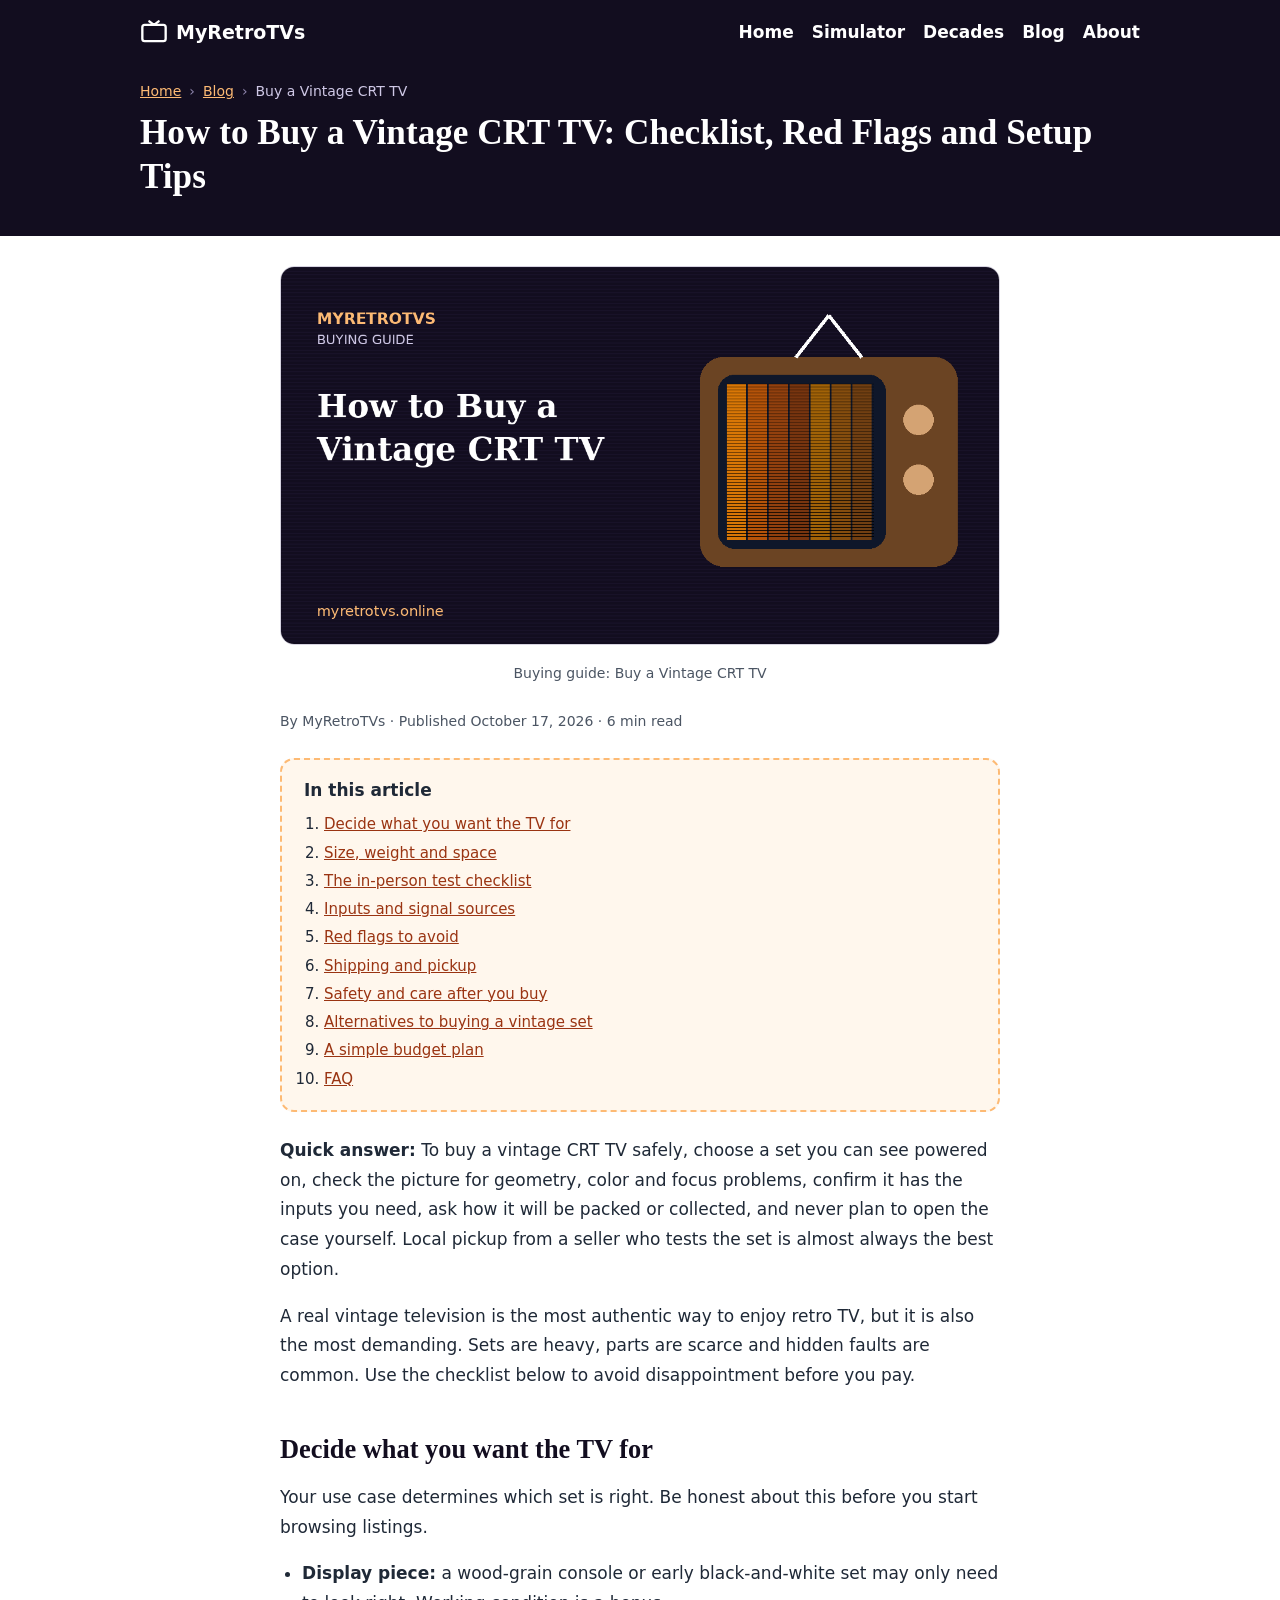
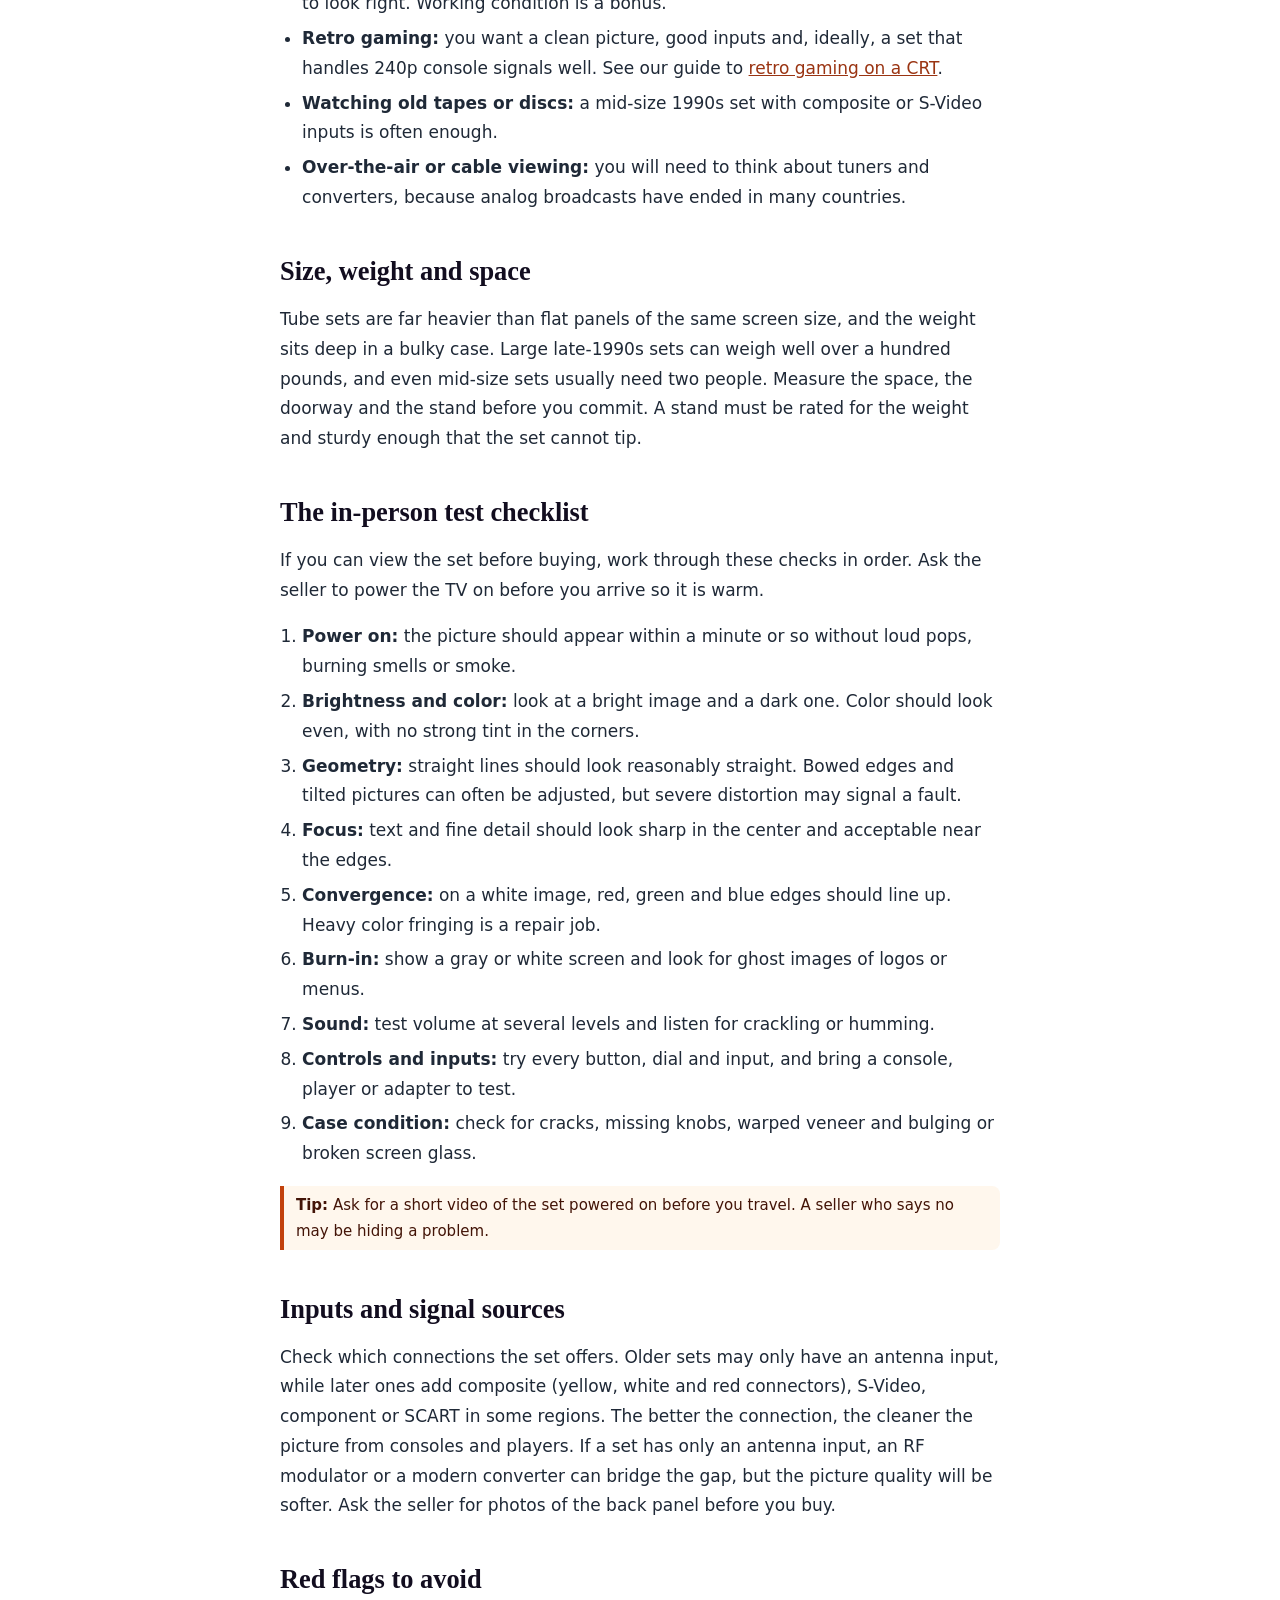
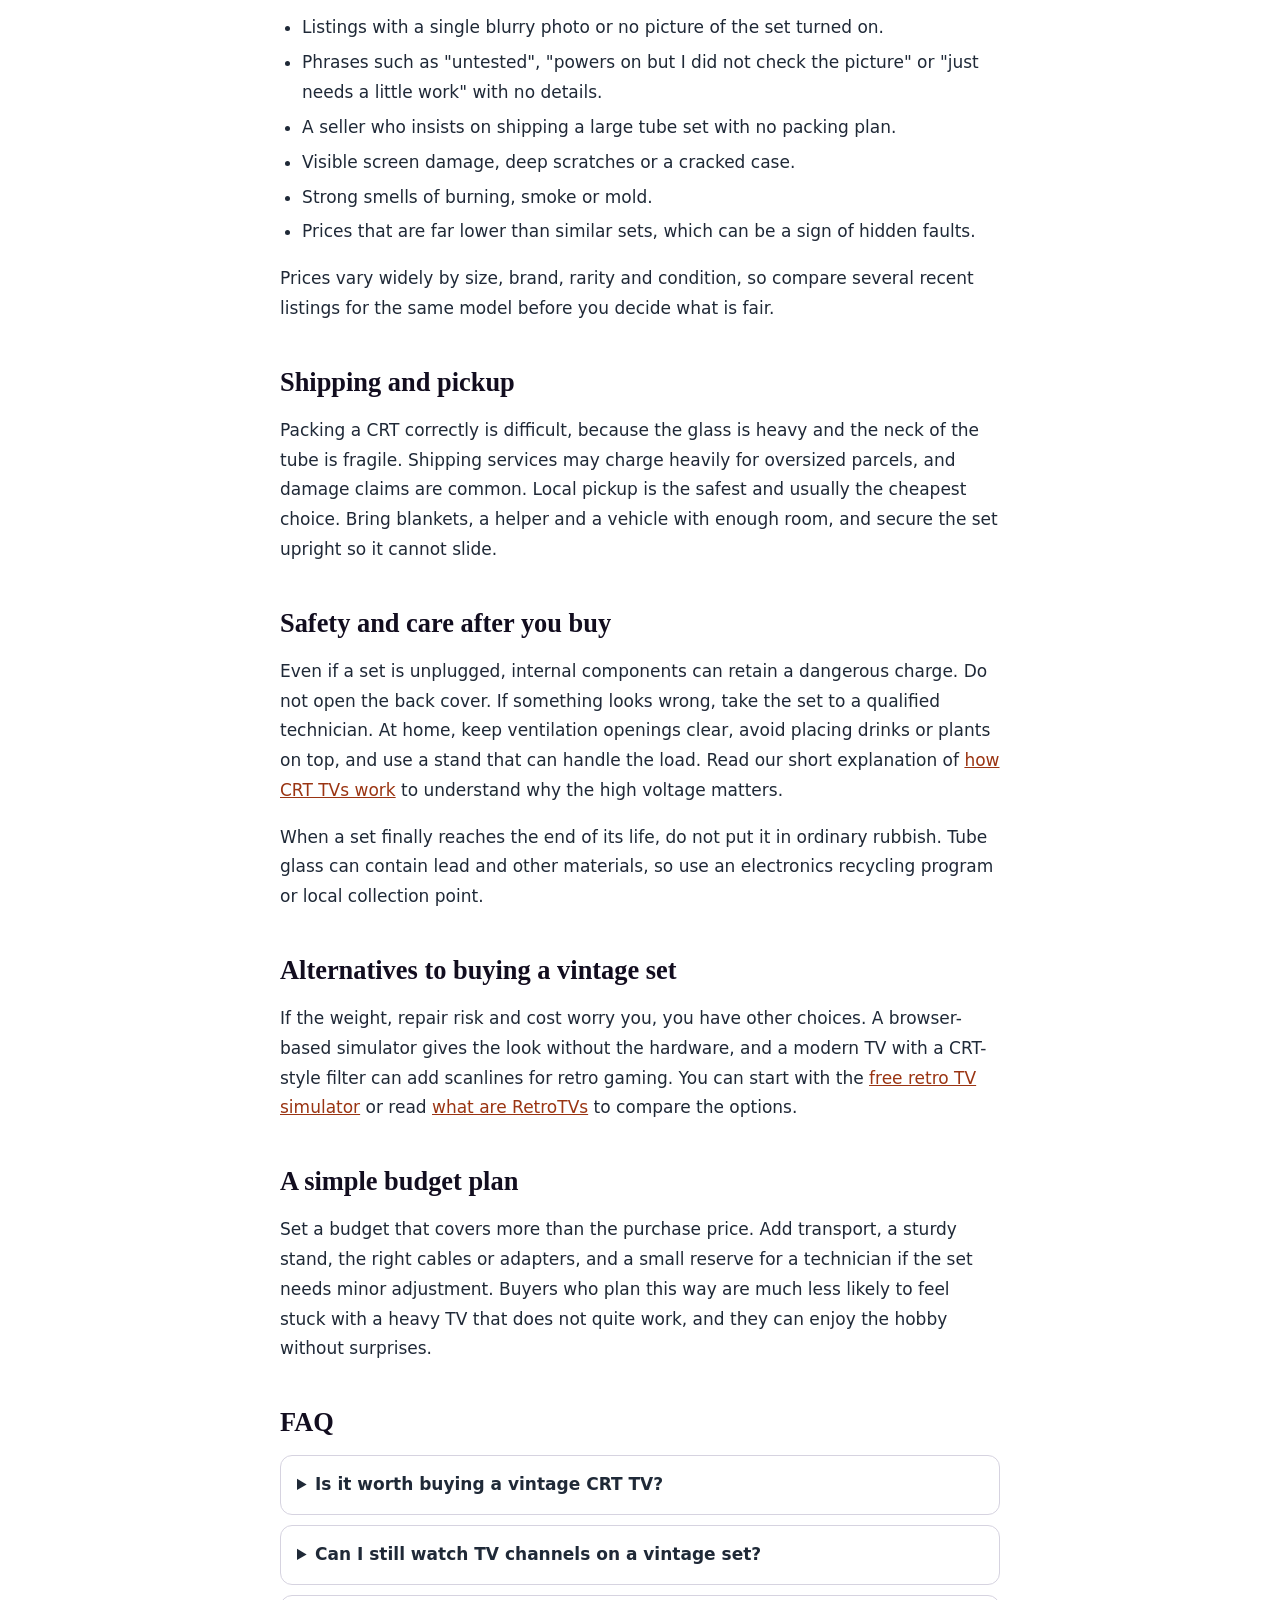
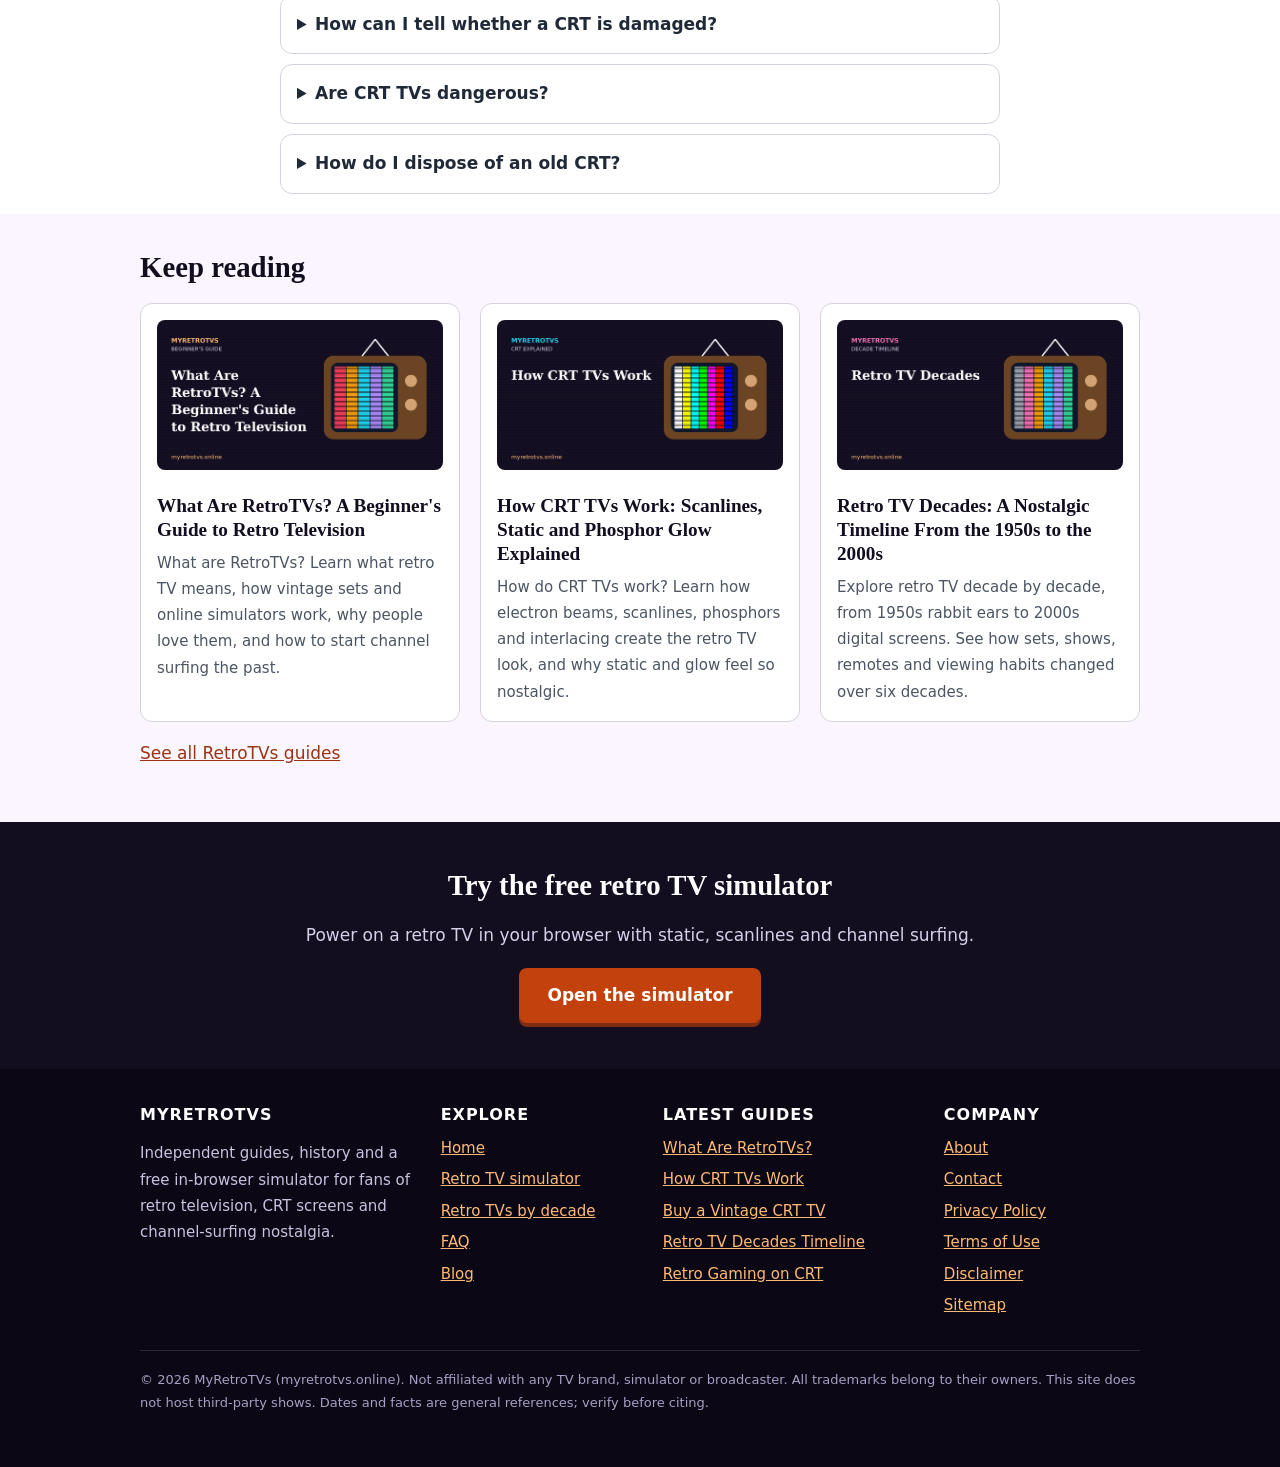
<file: blog/buy-vintage-crt-tv/index.html>
<!DOCTYPE html>
<html lang="en">
<head>
<meta charset="utf-8">
<meta name="viewport" content="width=device-width,initial-scale=1,viewport-fit=cover">
<meta name="google-site-verification" content="XXaB4YRZfFpej3TLuSZSGdPdGOM3cgK2BcjBUU7xi5w" />
<title>How to Buy a Vintage CRT TV: Checklist and Red Flags</title>
<meta name="description" content="Thinking of buying a vintage CRT TV? Use this checklist to test picture, inputs and safety, spot red flags, plan shipping and set up your retro TV correctly.">
<meta name="keywords" content="buy vintage tv, vintage crt tv, buying retro tv, old tv checklist, crt tv for sale, retro television">
<meta name="robots" content="index,follow,max-snippet:-1,max-image-preview:large,max-video-preview:-1">
<meta name="author" content="MyRetroTVs">
<meta name="theme-color" content="#120d1f">
<link rel="canonical" href="https://myretrotvs.online/blog/buy-vintage-crt-tv/">
<link rel="alternate" hreflang="en" href="https://myretrotvs.online/blog/buy-vintage-crt-tv/">
<link rel="alternate" hreflang="x-default" href="https://myretrotvs.online/blog/buy-vintage-crt-tv/">
<link rel="icon" type="image/svg+xml" href="/favicon.svg">
<link rel="icon" type="image/png" sizes="192x192" href="/icon-192.png">
<link rel="apple-touch-icon" href="/apple-touch-icon.png">
<link rel="manifest" href="/manifest.webmanifest">
<meta property="og:type" content="article">
<meta property="og:site_name" content="MyRetroTVs">
<meta property="og:title" content="How to Buy a Vintage CRT TV: Checklist and Red Flags">
<meta property="og:description" content="Thinking of buying a vintage CRT TV? Use this checklist to test picture, inputs and safety, spot red flags, plan shipping and set up your retro TV correctly.">
<meta property="og:url" content="https://myretrotvs.online/blog/buy-vintage-crt-tv/">
<meta property="og:image" content="https://myretrotvs.online/img/buy-vintage-crt-tv.png">
<meta property="og:image:width" content="1200">
<meta property="og:image:height" content="630">
<meta property="og:image:alt" content="Wood-grain vintage television set in warm amber tones for a vintage CRT TV buying guide">
<meta property="og:locale" content="en_US">
<meta name="twitter:card" content="summary_large_image">
<meta name="twitter:title" content="How to Buy a Vintage CRT TV: Checklist and Red Flags">
<meta name="twitter:description" content="Thinking of buying a vintage CRT TV? Use this checklist to test picture, inputs and safety, spot red flags, plan shipping and set up your retro TV correctly.">
<meta name="twitter:image" content="https://myretrotvs.online/img/buy-vintage-crt-tv.png">
<meta name="twitter:image:alt" content="Wood-grain vintage television set in warm amber tones for a vintage CRT TV buying guide">
<script type="application/ld+json">{"@context":"https://schema.org","@graph":[{"@type":"WebSite","@id":"https://myretrotvs.online/#site","url":"https://myretrotvs.online/","name":"MyRetroTVs","alternateName":["RetroTVs","RetroTVs Lab","My Retro TVs"],"inLanguage":"en","publisher":{"@id":"https://myretrotvs.online/#org"}},{"@type":"Organization","@id":"https://myretrotvs.online/#org","name":"MyRetroTVs","alternateName":"RetroTVs Lab","url":"https://myretrotvs.online/","logo":{"@type":"ImageObject","url":"https://myretrotvs.online/icon-512.png","width":512,"height":512},"email":"contact@myretrotvs.online"},{"@type":"BlogPosting","@id":"https://myretrotvs.online/blog/buy-vintage-crt-tv/#article","headline":"How to Buy a Vintage CRT TV: Checklist, Red Flags and Setup Tips","description":"Thinking of buying a vintage CRT TV? Use this checklist to test picture, inputs and safety, spot red flags, plan shipping and set up your retro TV correctly.","image":"https://myretrotvs.online/img/buy-vintage-crt-tv.png","datePublished":"2026-10-17","dateModified":"2026-10-17","author":{"@id":"https://myretrotvs.online/#org"},"publisher":{"@id":"https://myretrotvs.online/#org"},"mainEntityOfPage":"https://myretrotvs.online/blog/buy-vintage-crt-tv/","inLanguage":"en","wordCount":1157,"keywords":"buy vintage tv, vintage crt tv, buying retro tv, old tv checklist, crt tv for sale, retro television","isPartOf":{"@id":"https://myretrotvs.online/#site"}},{"@type":"FAQPage","mainEntity":[{"@type":"Question","name":"Is it worth buying a vintage CRT TV?","acceptedAnswer":{"@type":"Answer","text":"It is worth it if you value the authentic picture, shared nostalgia or retro gaming experience and can handle the weight and care. If not, a simulator or filter is simpler."}},{"@type":"Question","name":"Can I still watch TV channels on a vintage set?","acceptedAnswer":{"@type":"Answer","text":"It depends on your country and provider. Where analog broadcasts have ended, you usually need a digital converter box or an external source such as a streaming player."}},{"@type":"Question","name":"How can I tell whether a CRT is damaged?","acceptedAnswer":{"@type":"Answer","text":"Look for dim or tinted color, bent geometry, poor focus, burn-in, whistling or smoke. Test the set powered on before you buy."}},{"@type":"Question","name":"Are CRT TVs dangerous?","acceptedAnswer":{"@type":"Answer","text":"They are safe to use with the case closed, but internal parts can store a dangerous charge, so never open one without training."}},{"@type":"Question","name":"How do I dispose of an old CRT?","acceptedAnswer":{"@type":"Answer","text":"Use an electronics recycling program or local hazardous-waste collection, because tube glass can contain lead."}}]},{"@type":"BreadcrumbList","itemListElement":[{"@type":"ListItem","position":1,"name":"Home","item":"https://myretrotvs.online/"},{"@type":"ListItem","position":2,"name":"Blog","item":"https://myretrotvs.online/blog/"},{"@type":"ListItem","position":3,"name":"Buy a Vintage CRT TV","item":"https://myretrotvs.online/blog/buy-vintage-crt-tv/"}]}]}</script>
<link rel="stylesheet" href="/assets/style.css">
</head>
<body>
<a class="skip" href="#main">Skip to content</a>
<header class="phead"><div class="w"><div class="top"><a class="br" href="/" aria-label="MyRetroTVs home"><svg class='ic' viewBox='0 0 24 24' aria-hidden='true' focusable='false'><rect x='2' y='5' width='20' height='14' rx='2'/><path d='M8 2l4 3 4-3'/></svg>MyRetroTVs</a><nav aria-label="Primary"><a href="/">Home</a><a href="/#simulator">Simulator</a><a href="/#decades">Decades</a><a href="/blog/">Blog</a><a href="/about/">About</a></nav></div><nav class="crumbs" aria-label="Breadcrumb"><ol><li><a href="/">Home</a></li><li><a href="/blog/">Blog</a></li><li aria-current="page">Buy a Vintage CRT TV</li></ol></nav><h1>How to Buy a Vintage CRT TV: Checklist, Red Flags and Setup Tips</h1></div></header>
<main id="main">
<article class="post">
<figure><img src="/img/buy-vintage-crt-tv.png" width="1200" height="630" fetchpriority="high" decoding="async" alt="Wood-grain vintage television set in warm amber tones for a vintage CRT TV buying guide"><figcaption>Buying guide: Buy a Vintage CRT TV</figcaption></figure>
<p class="meta">By MyRetroTVs · Published <time datetime="2026-10-17">October 17, 2026</time> · 6 min read</p>
<nav class="toc col" aria-label="In this article"><strong>In this article</strong><ol><li><a href="#decide-what-you-want-the-tv-for">Decide what you want the TV for</a></li><li><a href="#size-weight-and-space">Size, weight and space</a></li><li><a href="#the-in-person-test-checklist">The in-person test checklist</a></li><li><a href="#inputs-and-signal-sources">Inputs and signal sources</a></li><li><a href="#red-flags-to-avoid">Red flags to avoid</a></li><li><a href="#shipping-and-pickup">Shipping and pickup</a></li><li><a href="#safety-and-care-after-you-buy">Safety and care after you buy</a></li><li><a href="#alternatives-to-buying-a-vintage-set">Alternatives to buying a vintage set</a></li><li><a href="#a-simple-budget-plan">A simple budget plan</a></li><li><a href="#faq">FAQ</a></li></ol></nav>
<p><strong>Quick answer:</strong> To buy a vintage CRT TV safely, choose a set you can see powered on, check the picture for geometry, color and focus problems, confirm it has the inputs you need, ask how it will be packed or collected, and never plan to open the case yourself. Local pickup from a seller who tests the set is almost always the best option.</p>
<p>A real vintage television is the most authentic way to enjoy retro TV, but it is also the most demanding. Sets are heavy, parts are scarce and hidden faults are common. Use the checklist below to avoid disappointment before you pay.</p>
<h2 id="decide-what-you-want-the-tv-for">Decide what you want the TV for</h2>
<p>Your use case determines which set is right. Be honest about this before you start browsing listings.</p>
<ul><li><strong>Display piece:</strong> a wood-grain console or early black-and-white set may only need to look right. Working condition is a bonus.</li><li><strong>Retro gaming:</strong> you want a clean picture, good inputs and, ideally, a set that handles 240p console signals well. See our guide to <a href="/blog/retro-gaming-on-crt/">retro gaming on a CRT</a>.</li><li><strong>Watching old tapes or discs:</strong> a mid-size 1990s set with composite or S-Video inputs is often enough.</li><li><strong>Over-the-air or cable viewing:</strong> you will need to think about tuners and converters, because analog broadcasts have ended in many countries.</li></ul>
<h2 id="size-weight-and-space">Size, weight and space</h2>
<p>Tube sets are far heavier than flat panels of the same screen size, and the weight sits deep in a bulky case. Large late-1990s sets can weigh well over a hundred pounds, and even mid-size sets usually need two people. Measure the space, the doorway and the stand before you commit. A stand must be rated for the weight and sturdy enough that the set cannot tip.</p>
<h2 id="the-in-person-test-checklist">The in-person test checklist</h2>
<p>If you can view the set before buying, work through these checks in order. Ask the seller to power the TV on before you arrive so it is warm.</p>
<ol><li><strong>Power on:</strong> the picture should appear within a minute or so without loud pops, burning smells or smoke.</li><li><strong>Brightness and color:</strong> look at a bright image and a dark one. Color should look even, with no strong tint in the corners.</li><li><strong>Geometry:</strong> straight lines should look reasonably straight. Bowed edges and tilted pictures can often be adjusted, but severe distortion may signal a fault.</li><li><strong>Focus:</strong> text and fine detail should look sharp in the center and acceptable near the edges.</li><li><strong>Convergence:</strong> on a white image, red, green and blue edges should line up. Heavy color fringing is a repair job.</li><li><strong>Burn-in:</strong> show a gray or white screen and look for ghost images of logos or menus.</li><li><strong>Sound:</strong> test volume at several levels and listen for crackling or humming.</li><li><strong>Controls and inputs:</strong> try every button, dial and input, and bring a console, player or adapter to test.</li><li><strong>Case condition:</strong> check for cracks, missing knobs, warped veneer and bulging or broken screen glass.</li></ol>
<p class="tip"><strong>Tip:</strong> Ask for a short video of the set powered on before you travel. A seller who says no may be hiding a problem.</p>
<h2 id="inputs-and-signal-sources">Inputs and signal sources</h2>
<p>Check which connections the set offers. Older sets may only have an antenna input, while later ones add composite (yellow, white and red connectors), S-Video, component or SCART in some regions. The better the connection, the cleaner the picture from consoles and players. If a set has only an antenna input, an RF modulator or a modern converter can bridge the gap, but the picture quality will be softer. Ask the seller for photos of the back panel before you buy.</p>
<h2 id="red-flags-to-avoid">Red flags to avoid</h2>
<ul><li>Listings with a single blurry photo or no picture of the set turned on.</li><li>Phrases such as "untested", "powers on but I did not check the picture" or "just needs a little work" with no details.</li><li>A seller who insists on shipping a large tube set with no packing plan.</li><li>Visible screen damage, deep scratches or a cracked case.</li><li>Strong smells of burning, smoke or mold.</li><li>Prices that are far lower than similar sets, which can be a sign of hidden faults.</li></ul>
<p>Prices vary widely by size, brand, rarity and condition, so compare several recent listings for the same model before you decide what is fair.</p>
<h2 id="shipping-and-pickup">Shipping and pickup</h2>
<p>Packing a CRT correctly is difficult, because the glass is heavy and the neck of the tube is fragile. Shipping services may charge heavily for oversized parcels, and damage claims are common. Local pickup is the safest and usually the cheapest choice. Bring blankets, a helper and a vehicle with enough room, and secure the set upright so it cannot slide.</p>
<h2 id="safety-and-care-after-you-buy">Safety and care after you buy</h2>
<p>Even if a set is unplugged, internal components can retain a dangerous charge. Do not open the back cover. If something looks wrong, take the set to a qualified technician. At home, keep ventilation openings clear, avoid placing drinks or plants on top, and use a stand that can handle the load. Read our short explanation of <a href="/blog/how-crt-tvs-work/">how CRT TVs work</a> to understand why the high voltage matters.</p>
<p>When a set finally reaches the end of its life, do not put it in ordinary rubbish. Tube glass can contain lead and other materials, so use an electronics recycling program or local collection point.</p>
<h2 id="alternatives-to-buying-a-vintage-set">Alternatives to buying a vintage set</h2>
<p>If the weight, repair risk and cost worry you, you have other choices. A browser-based simulator gives the look without the hardware, and a modern TV with a CRT-style filter can add scanlines for retro gaming. You can start with the <a href="/#simulator">free retro TV simulator</a> or read <a href="/blog/what-are-retro-tvs/">what are RetroTVs</a> to compare the options.</p>
<h2 id="a-simple-budget-plan">A simple budget plan</h2>
<p>Set a budget that covers more than the purchase price. Add transport, a sturdy stand, the right cables or adapters, and a small reserve for a technician if the set needs minor adjustment. Buyers who plan this way are much less likely to feel stuck with a heavy TV that does not quite work, and they can enjoy the hobby without surprises.</p>
<h2 id="faq">FAQ</h2>
<details><summary>Is it worth buying a vintage CRT TV?</summary><p>It is worth it if you value the authentic picture, shared nostalgia or retro gaming experience and can handle the weight and care. If not, a simulator or filter is simpler.</p></details>
<details><summary>Can I still watch TV channels on a vintage set?</summary><p>It depends on your country and provider. Where analog broadcasts have ended, you usually need a digital converter box or an external source such as a streaming player.</p></details>
<details><summary>How can I tell whether a CRT is damaged?</summary><p>Look for dim or tinted color, bent geometry, poor focus, burn-in, whistling or smoke. Test the set powered on before you buy.</p></details>
<details><summary>Are CRT TVs dangerous?</summary><p>They are safe to use with the case closed, but internal parts can store a dangerous charge, so never open one without training.</p></details>
<details><summary>How do I dispose of an old CRT?</summary><p>Use an electronics recycling program or local hazardous-waste collection, because tube glass can contain lead.</p></details>
</article>
<section class="related"><div class="w"><h2>Keep reading</h2><div class="hrow"><a class="c" href="/blog/what-are-retro-tvs/"><img src="/img/what-are-retro-tvs.png" width="1200" height="630" loading="lazy" decoding="async" alt="Retro television with a colorful test screen, illustrating a beginner&#x27;s guide to RetroTVs"><h3>What Are RetroTVs? A Beginner's Guide to Retro Television</h3><p>What are RetroTVs? Learn what retro TV means, how vintage sets and online simulators work, why people love them, and how to start channel surfing the past.</p></a><a class="c" href="/blog/how-crt-tvs-work/"><img src="/img/how-crt-tvs-work.png" width="1200" height="630" loading="lazy" decoding="async" alt="Illustration of a CRT television screen with colored bars representing scanlines and phosphor glow"><h3>How CRT TVs Work: Scanlines, Static and Phosphor Glow Explained</h3><p>How do CRT TVs work? Learn how electron beams, scanlines, phosphors and interlacing create the retro TV look, and why static and glow feel so nostalgic.</p></a><a class="c" href="/blog/retro-tv-decades-timeline/"><img src="/img/retro-tv-decades-timeline.png" width="1200" height="630" loading="lazy" decoding="async" alt="Colorful retro TV timeline illustration showing six decades of television from the 1950s to the 2000s"><h3>Retro TV Decades: A Nostalgic Timeline From the 1950s to the 2000s</h3><p>Explore retro TV decade by decade, from 1950s rabbit ears to 2000s digital screens. See how sets, shows, remotes and viewing habits changed over six decades.</p></a></div><p><a href="/blog/">See all RetroTVs guides</a></p></div></section>
<section class="cta"><div class="w"><h2>Try the free retro TV simulator</h2><p>Power on a retro TV in your browser with static, scanlines and channel surfing.</p><a class="btn" href="/#simulator">Open the simulator</a></div></section>
</main>
<footer>
<div class="w">
<div class="fg">
<div><h2>MyRetroTVs</h2><p>Independent guides, history and a free in-browser simulator for fans of retro television, CRT screens and channel-surfing nostalgia.</p></div>
<div><h2>Explore</h2><ul><li><a href="/">Home</a></li><li><a href="/#simulator">Retro TV simulator</a></li><li><a href="/#decades">Retro TVs by decade</a></li><li><a href="/#faq">FAQ</a></li><li><a href="/blog/">Blog</a></li></ul></div>
<div><h2>Latest guides</h2><ul><li><a href="/blog/what-are-retro-tvs/">What Are RetroTVs?</a></li><li><a href="/blog/how-crt-tvs-work/">How CRT TVs Work</a></li><li><a href="/blog/buy-vintage-crt-tv/">Buy a Vintage CRT TV</a></li><li><a href="/blog/retro-tv-decades-timeline/">Retro TV Decades Timeline</a></li><li><a href="/blog/retro-gaming-on-crt/">Retro Gaming on CRT</a></li></ul></div>
<div><h2>Company</h2><ul><li><a href="/about/">About</a></li><li><a href="/contact/">Contact</a></li><li><a href="/privacy-policy/">Privacy Policy</a></li><li><a href="/terms-of-use/">Terms of Use</a></li><li><a href="/disclaimer/">Disclaimer</a></li><li><a href="/sitemap.xml">Sitemap</a></li></ul></div>
</div>
<p class="copy">© 2026 MyRetroTVs (myretrotvs.online). Not affiliated with any TV brand, simulator or broadcaster. All trademarks belong to their owners. This site does not host third-party shows. Dates and facts are general references; verify before citing.</p>
</div>
</footer>
</body>
</html>
</file>
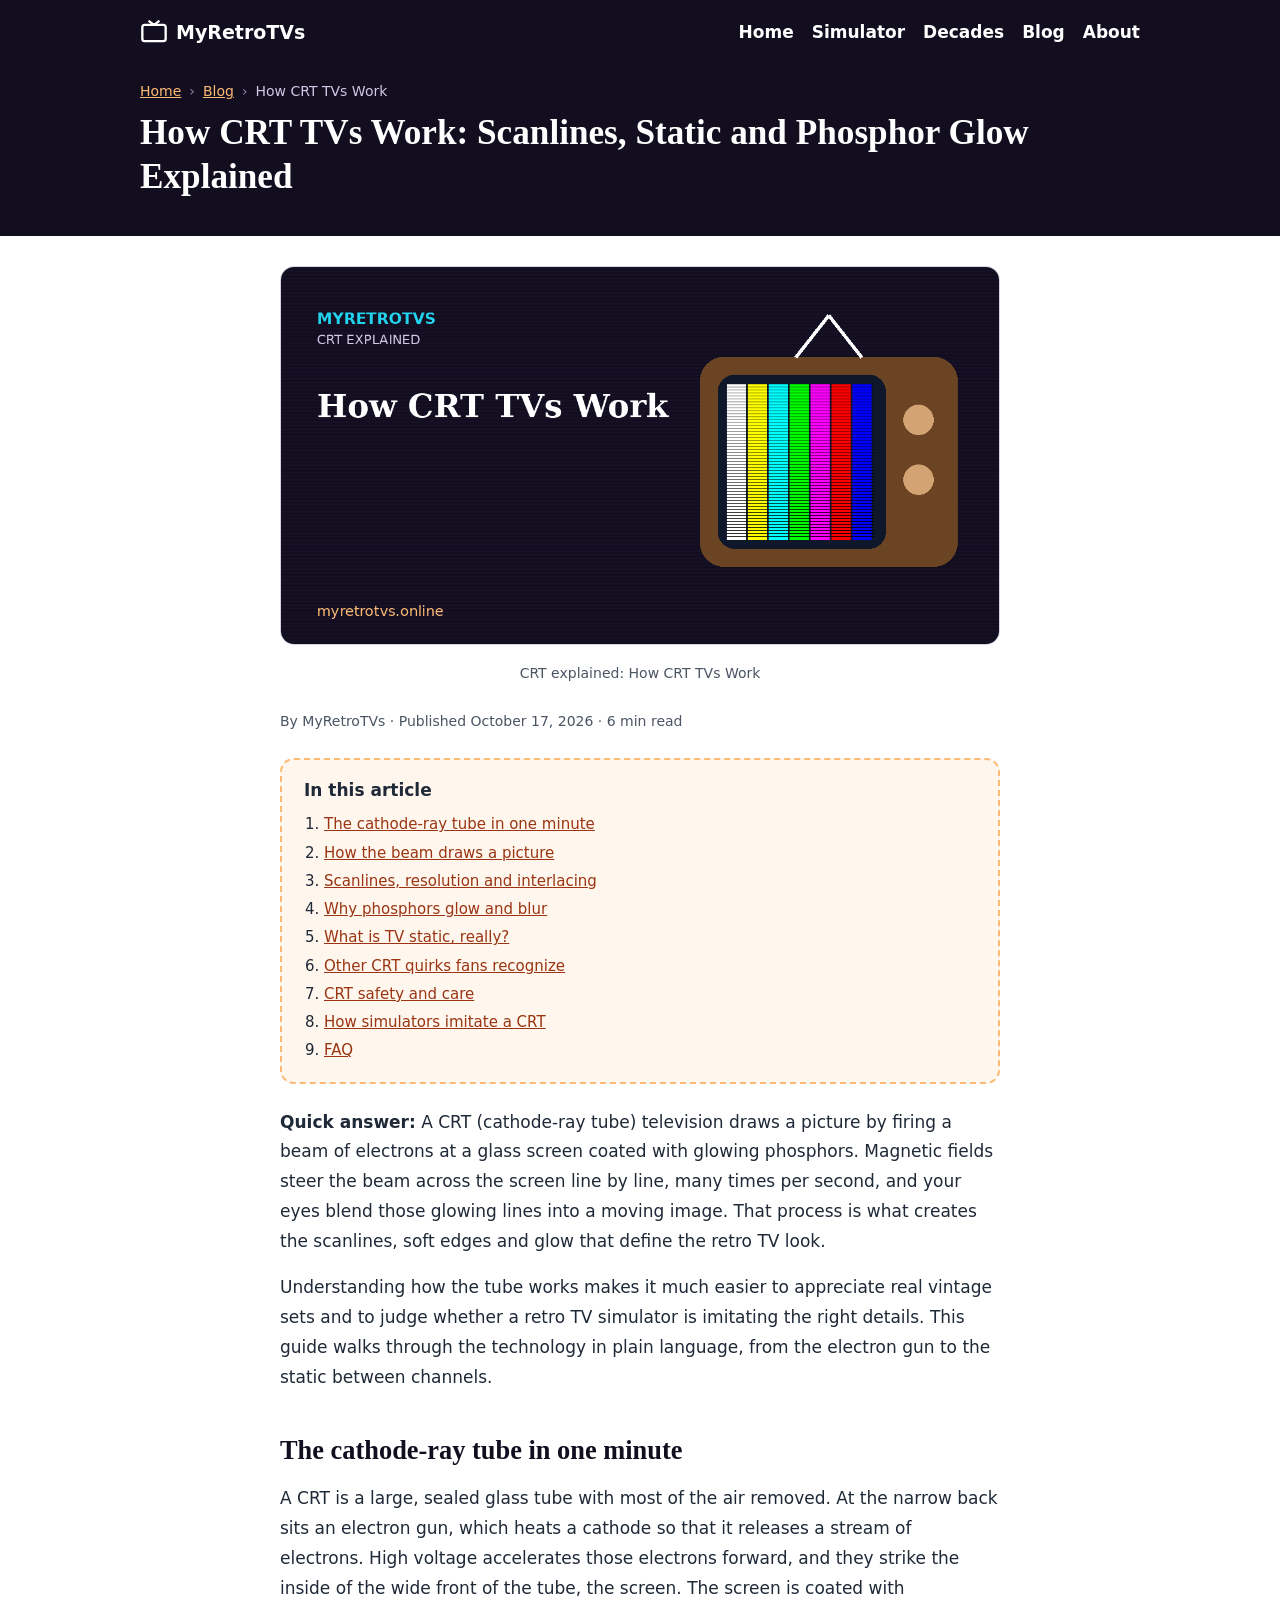
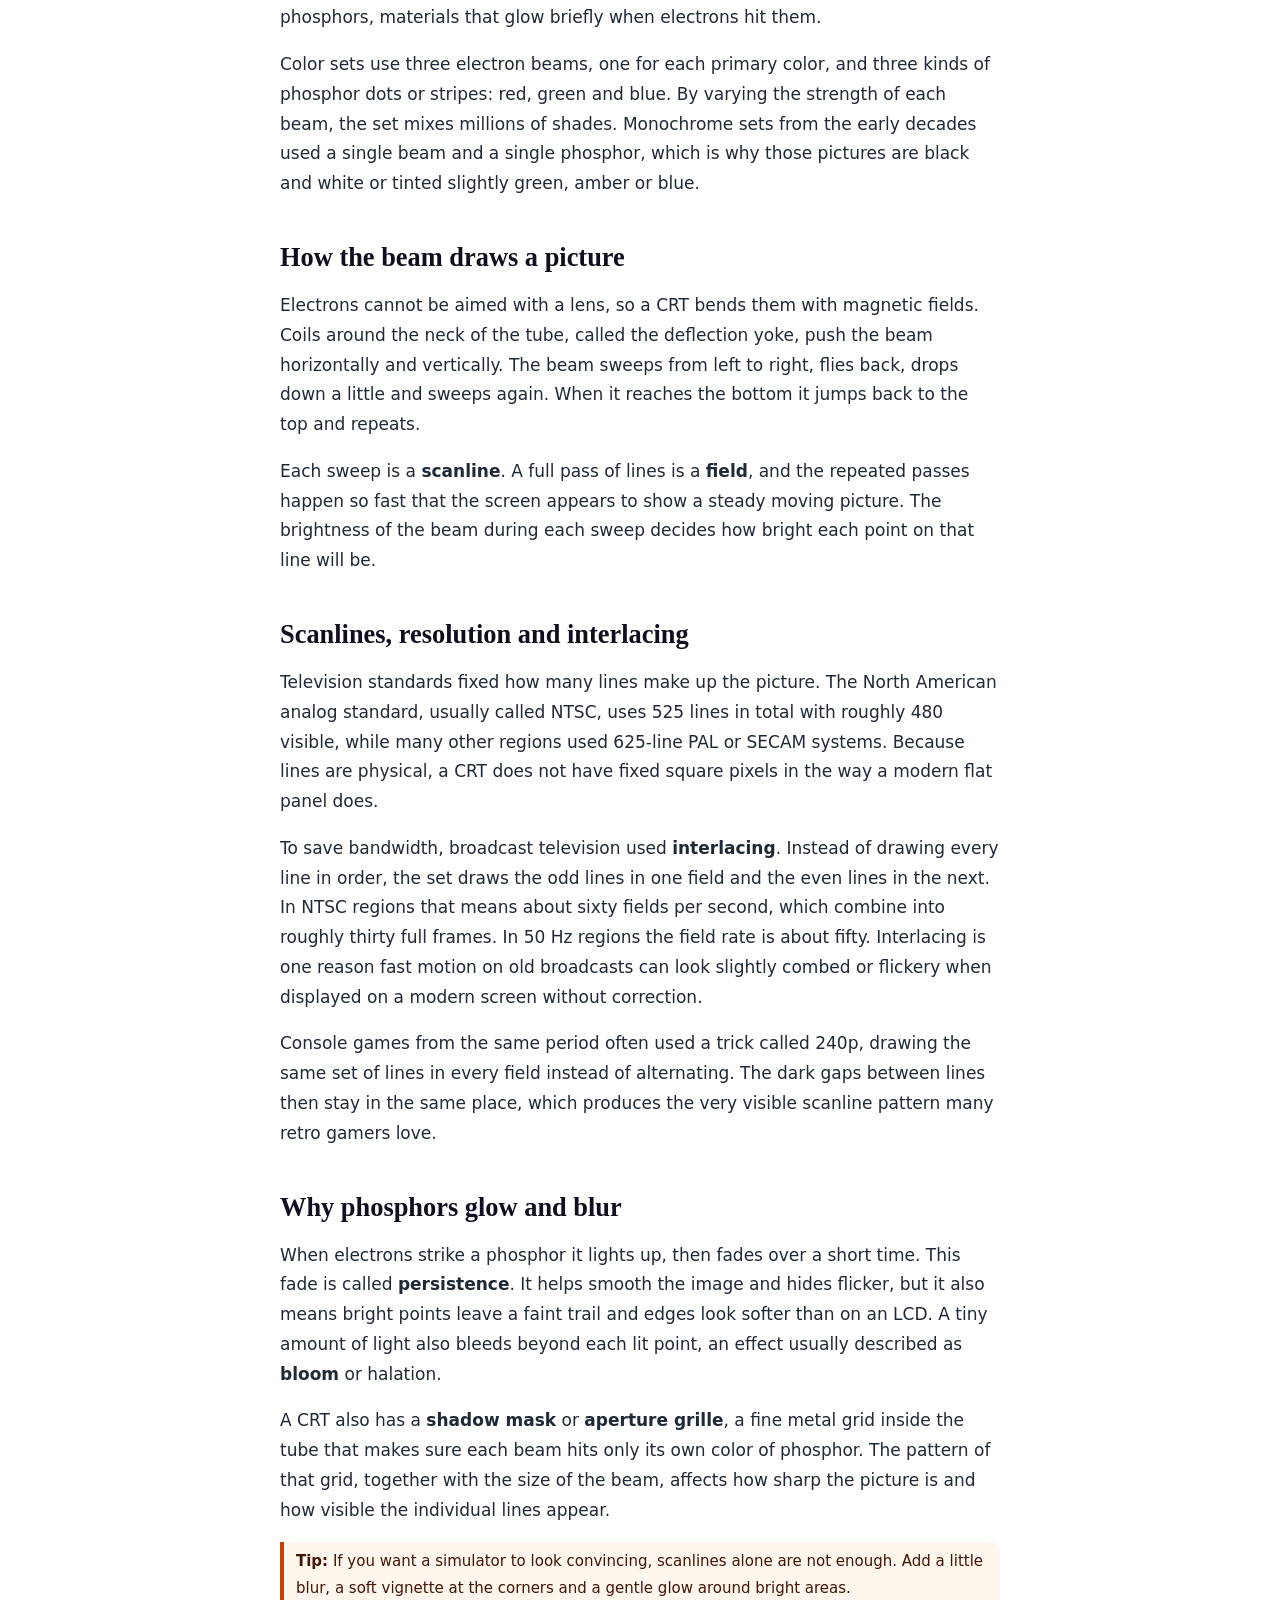
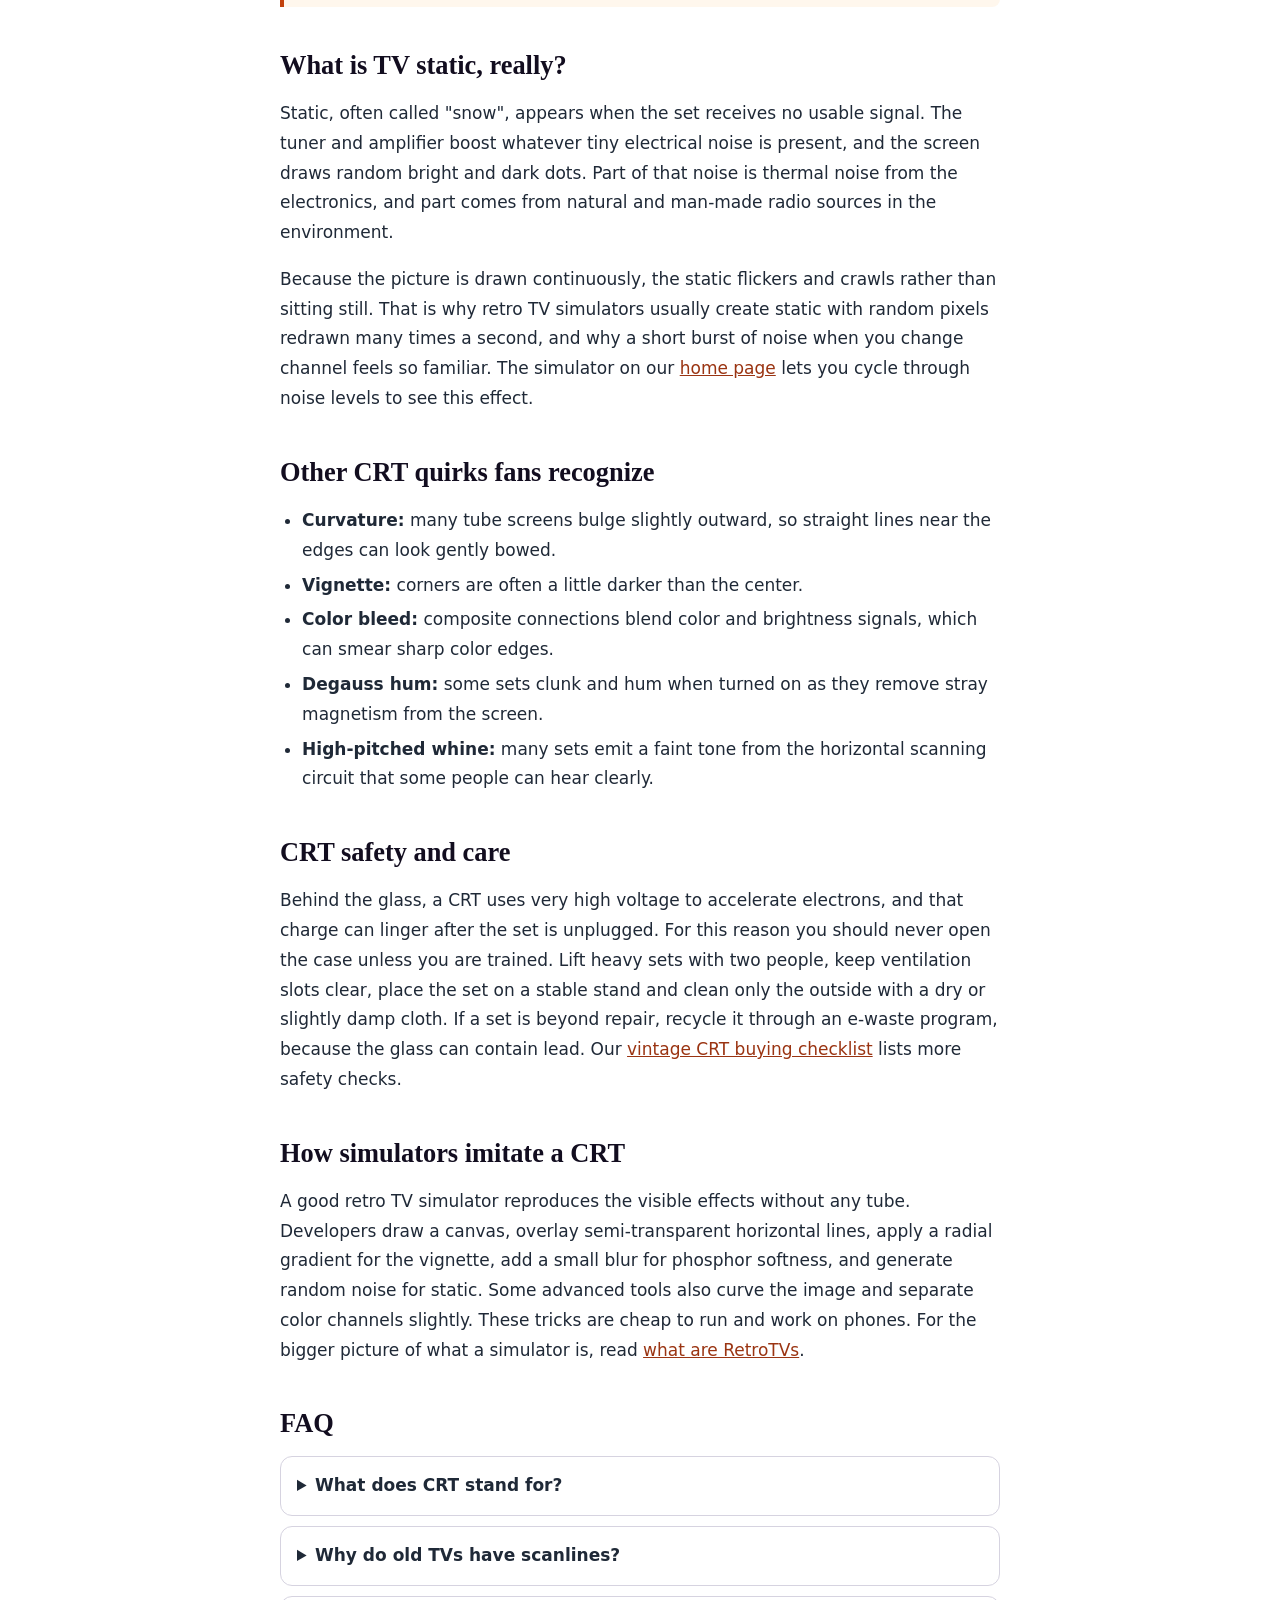
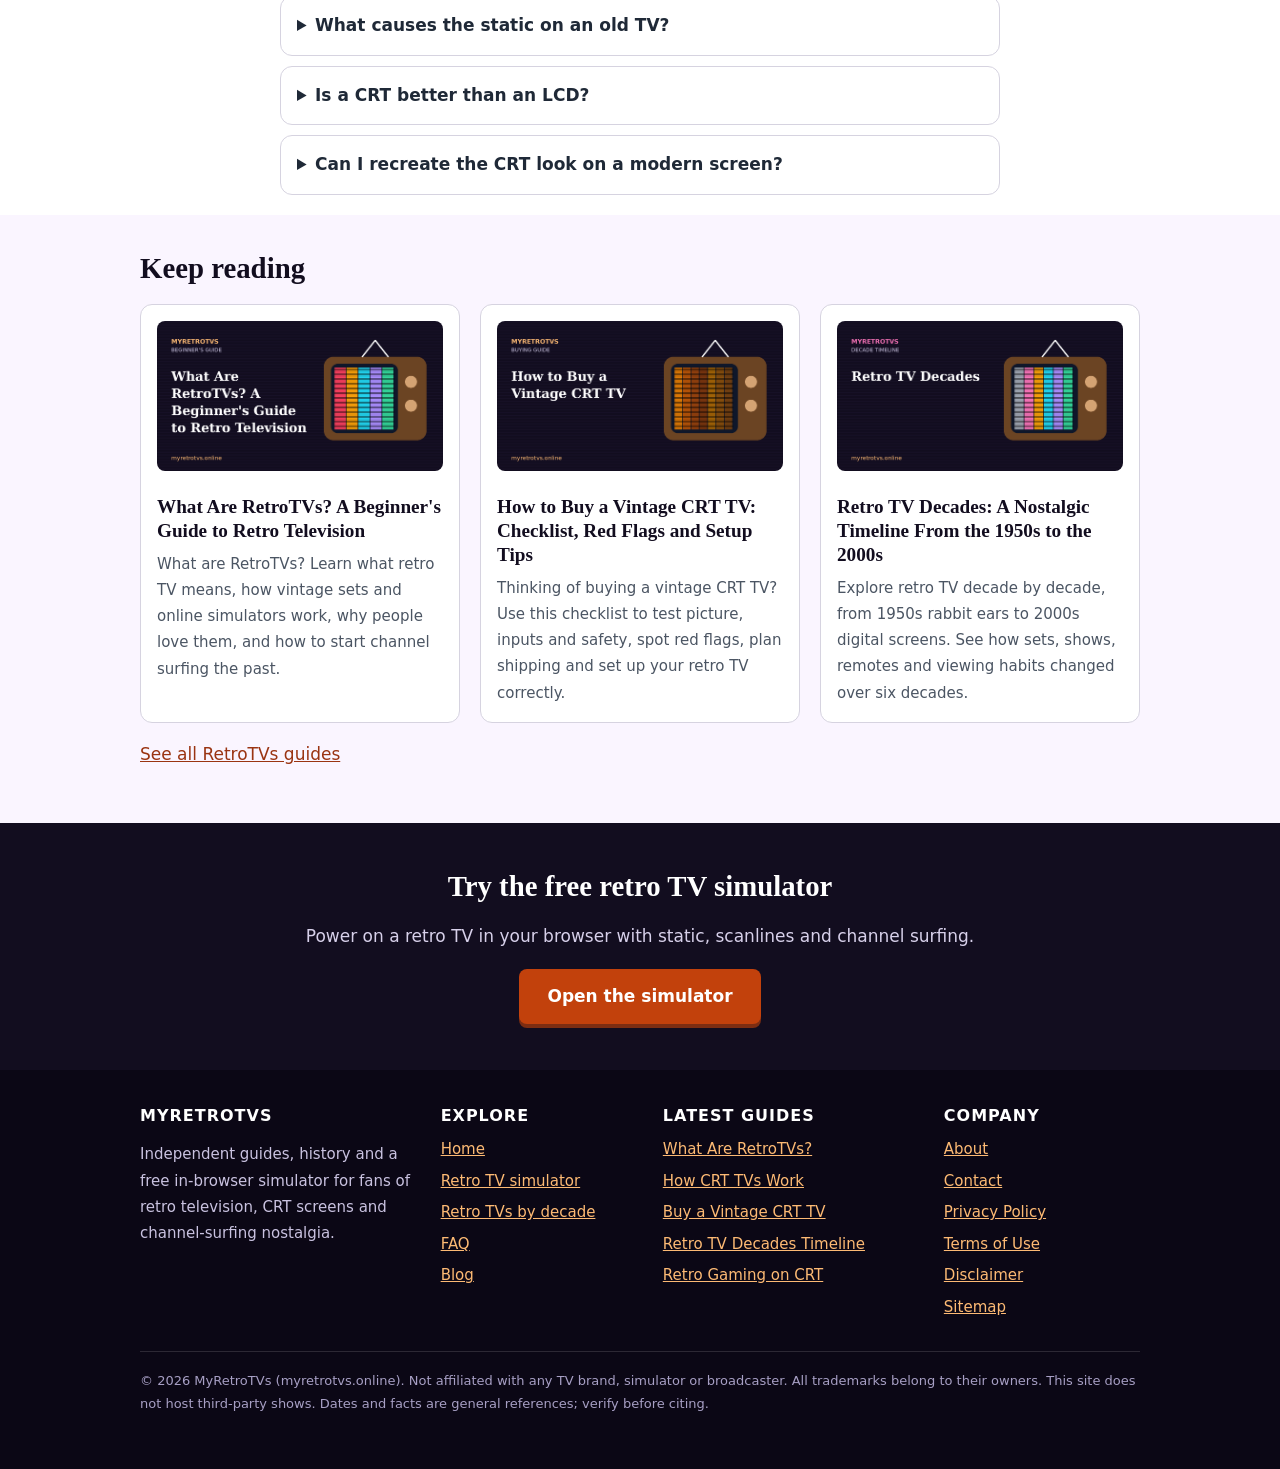
<file: blog/how-crt-tvs-work/index.html>
<!DOCTYPE html>
<html lang="en">
<head>
<meta charset="utf-8">
<meta name="viewport" content="width=device-width,initial-scale=1,viewport-fit=cover">
<meta name="google-site-verification" content="XXaB4YRZfFpej3TLuSZSGdPdGOM3cgK2BcjBUU7xi5w" />
<title>How CRT TVs Work: Scanlines, Static and Phosphor Glow</title>
<meta name="description" content="How do CRT TVs work? Learn how electron beams, scanlines, phosphors and interlacing create the retro TV look, and why static and glow feel so nostalgic.">
<meta name="keywords" content="how crt tv works, crt tv effect, scanlines, tv static, phosphor glow, cathode ray tube">
<meta name="robots" content="index,follow,max-snippet:-1,max-image-preview:large,max-video-preview:-1">
<meta name="author" content="MyRetroTVs">
<meta name="theme-color" content="#120d1f">
<link rel="canonical" href="https://myretrotvs.online/blog/how-crt-tvs-work/">
<link rel="alternate" hreflang="en" href="https://myretrotvs.online/blog/how-crt-tvs-work/">
<link rel="alternate" hreflang="x-default" href="https://myretrotvs.online/blog/how-crt-tvs-work/">
<link rel="icon" type="image/svg+xml" href="/favicon.svg">
<link rel="icon" type="image/png" sizes="192x192" href="/icon-192.png">
<link rel="apple-touch-icon" href="/apple-touch-icon.png">
<link rel="manifest" href="/manifest.webmanifest">
<meta property="og:type" content="article">
<meta property="og:site_name" content="MyRetroTVs">
<meta property="og:title" content="How CRT TVs Work: Scanlines, Static and Phosphor Glow">
<meta property="og:description" content="How do CRT TVs work? Learn how electron beams, scanlines, phosphors and interlacing create the retro TV look, and why static and glow feel so nostalgic.">
<meta property="og:url" content="https://myretrotvs.online/blog/how-crt-tvs-work/">
<meta property="og:image" content="https://myretrotvs.online/img/how-crt-tvs-work.png">
<meta property="og:image:width" content="1200">
<meta property="og:image:height" content="630">
<meta property="og:image:alt" content="Illustration of a CRT television screen with colored bars representing scanlines and phosphor glow">
<meta property="og:locale" content="en_US">
<meta name="twitter:card" content="summary_large_image">
<meta name="twitter:title" content="How CRT TVs Work: Scanlines, Static and Phosphor Glow">
<meta name="twitter:description" content="How do CRT TVs work? Learn how electron beams, scanlines, phosphors and interlacing create the retro TV look, and why static and glow feel so nostalgic.">
<meta name="twitter:image" content="https://myretrotvs.online/img/how-crt-tvs-work.png">
<meta name="twitter:image:alt" content="Illustration of a CRT television screen with colored bars representing scanlines and phosphor glow">
<script type="application/ld+json">{"@context":"https://schema.org","@graph":[{"@type":"WebSite","@id":"https://myretrotvs.online/#site","url":"https://myretrotvs.online/","name":"MyRetroTVs","alternateName":["RetroTVs","RetroTVs Lab","My Retro TVs"],"inLanguage":"en","publisher":{"@id":"https://myretrotvs.online/#org"}},{"@type":"Organization","@id":"https://myretrotvs.online/#org","name":"MyRetroTVs","alternateName":"RetroTVs Lab","url":"https://myretrotvs.online/","logo":{"@type":"ImageObject","url":"https://myretrotvs.online/icon-512.png","width":512,"height":512},"email":"contact@myretrotvs.online"},{"@type":"BlogPosting","@id":"https://myretrotvs.online/blog/how-crt-tvs-work/#article","headline":"How CRT TVs Work: Scanlines, Static and Phosphor Glow Explained","description":"How do CRT TVs work? Learn how electron beams, scanlines, phosphors and interlacing create the retro TV look, and why static and glow feel so nostalgic.","image":"https://myretrotvs.online/img/how-crt-tvs-work.png","datePublished":"2026-10-17","dateModified":"2026-10-17","author":{"@id":"https://myretrotvs.online/#org"},"publisher":{"@id":"https://myretrotvs.online/#org"},"mainEntityOfPage":"https://myretrotvs.online/blog/how-crt-tvs-work/","inLanguage":"en","wordCount":1240,"keywords":"how crt tv works, crt tv effect, scanlines, tv static, phosphor glow, cathode ray tube","isPartOf":{"@id":"https://myretrotvs.online/#site"}},{"@type":"FAQPage","mainEntity":[{"@type":"Question","name":"What does CRT stand for?","acceptedAnswer":{"@type":"Answer","text":"CRT stands for cathode-ray tube, the glass display tube used in traditional televisions and monitors before flat panels became common."}},{"@type":"Question","name":"Why do old TVs have scanlines?","acceptedAnswer":{"@type":"Answer","text":"The picture is drawn one thin horizontal line at a time by an electron beam, so the gaps and brightness variations between those lines are visible, especially on lower-resolution signals."}},{"@type":"Question","name":"What causes the static on an old TV?","acceptedAnswer":{"@type":"Answer","text":"Static is amplified random electrical noise displayed when no clear signal is received, so the screen draws random bright and dark dots."}},{"@type":"Question","name":"Is a CRT better than an LCD?","acceptedAnswer":{"@type":"Answer","text":"Not in every way. CRTs offer natural motion and a distinctive look but are bulky and heavy. LCDs are sharper, lighter and more efficient."}},{"@type":"Question","name":"Can I recreate the CRT look on a modern screen?","acceptedAnswer":{"@type":"Answer","text":"Yes. Filters, shaders and simulators add scanlines, blur, curvature and glow to approximate the look on a flat panel."}}]},{"@type":"BreadcrumbList","itemListElement":[{"@type":"ListItem","position":1,"name":"Home","item":"https://myretrotvs.online/"},{"@type":"ListItem","position":2,"name":"Blog","item":"https://myretrotvs.online/blog/"},{"@type":"ListItem","position":3,"name":"How CRT TVs Work","item":"https://myretrotvs.online/blog/how-crt-tvs-work/"}]}]}</script>
<link rel="stylesheet" href="/assets/style.css">
</head>
<body>
<a class="skip" href="#main">Skip to content</a>
<header class="phead"><div class="w"><div class="top"><a class="br" href="/" aria-label="MyRetroTVs home"><svg class='ic' viewBox='0 0 24 24' aria-hidden='true' focusable='false'><rect x='2' y='5' width='20' height='14' rx='2'/><path d='M8 2l4 3 4-3'/></svg>MyRetroTVs</a><nav aria-label="Primary"><a href="/">Home</a><a href="/#simulator">Simulator</a><a href="/#decades">Decades</a><a href="/blog/">Blog</a><a href="/about/">About</a></nav></div><nav class="crumbs" aria-label="Breadcrumb"><ol><li><a href="/">Home</a></li><li><a href="/blog/">Blog</a></li><li aria-current="page">How CRT TVs Work</li></ol></nav><h1>How CRT TVs Work: Scanlines, Static and Phosphor Glow Explained</h1></div></header>
<main id="main">
<article class="post">
<figure><img src="/img/how-crt-tvs-work.png" width="1200" height="630" fetchpriority="high" decoding="async" alt="Illustration of a CRT television screen with colored bars representing scanlines and phosphor glow"><figcaption>CRT explained: How CRT TVs Work</figcaption></figure>
<p class="meta">By MyRetroTVs · Published <time datetime="2026-10-17">October 17, 2026</time> · 6 min read</p>
<nav class="toc col" aria-label="In this article"><strong>In this article</strong><ol><li><a href="#the-cathode-ray-tube-in-one-minute">The cathode-ray tube in one minute</a></li><li><a href="#how-the-beam-draws-a-picture">How the beam draws a picture</a></li><li><a href="#scanlines-resolution-and-interlacing">Scanlines, resolution and interlacing</a></li><li><a href="#why-phosphors-glow-and-blur">Why phosphors glow and blur</a></li><li><a href="#what-is-tv-static-really">What is TV static, really?</a></li><li><a href="#other-crt-quirks-fans-recognize">Other CRT quirks fans recognize</a></li><li><a href="#crt-safety-and-care">CRT safety and care</a></li><li><a href="#how-simulators-imitate-a-crt">How simulators imitate a CRT</a></li><li><a href="#faq">FAQ</a></li></ol></nav>
<p><strong>Quick answer:</strong> A CRT (cathode-ray tube) television draws a picture by firing a beam of electrons at a glass screen coated with glowing phosphors. Magnetic fields steer the beam across the screen line by line, many times per second, and your eyes blend those glowing lines into a moving image. That process is what creates the scanlines, soft edges and glow that define the retro TV look.</p>
<p>Understanding how the tube works makes it much easier to appreciate real vintage sets and to judge whether a retro TV simulator is imitating the right details. This guide walks through the technology in plain language, from the electron gun to the static between channels.</p>
<h2 id="the-cathode-ray-tube-in-one-minute">The cathode-ray tube in one minute</h2>
<p>A CRT is a large, sealed glass tube with most of the air removed. At the narrow back sits an electron gun, which heats a cathode so that it releases a stream of electrons. High voltage accelerates those electrons forward, and they strike the inside of the wide front of the tube, the screen. The screen is coated with phosphors, materials that glow briefly when electrons hit them.</p>
<p>Color sets use three electron beams, one for each primary color, and three kinds of phosphor dots or stripes: red, green and blue. By varying the strength of each beam, the set mixes millions of shades. Monochrome sets from the early decades used a single beam and a single phosphor, which is why those pictures are black and white or tinted slightly green, amber or blue.</p>
<h2 id="how-the-beam-draws-a-picture">How the beam draws a picture</h2>
<p>Electrons cannot be aimed with a lens, so a CRT bends them with magnetic fields. Coils around the neck of the tube, called the deflection yoke, push the beam horizontally and vertically. The beam sweeps from left to right, flies back, drops down a little and sweeps again. When it reaches the bottom it jumps back to the top and repeats.</p>
<p>Each sweep is a <strong>scanline</strong>. A full pass of lines is a <strong>field</strong>, and the repeated passes happen so fast that the screen appears to show a steady moving picture. The brightness of the beam during each sweep decides how bright each point on that line will be.</p>
<h2 id="scanlines-resolution-and-interlacing">Scanlines, resolution and interlacing</h2>
<p>Television standards fixed how many lines make up the picture. The North American analog standard, usually called NTSC, uses 525 lines in total with roughly 480 visible, while many other regions used 625-line PAL or SECAM systems. Because lines are physical, a CRT does not have fixed square pixels in the way a modern flat panel does.</p>
<p>To save bandwidth, broadcast television used <strong>interlacing</strong>. Instead of drawing every line in order, the set draws the odd lines in one field and the even lines in the next. In NTSC regions that means about sixty fields per second, which combine into roughly thirty full frames. In 50 Hz regions the field rate is about fifty. Interlacing is one reason fast motion on old broadcasts can look slightly combed or flickery when displayed on a modern screen without correction.</p>
<p>Console games from the same period often used a trick called 240p, drawing the same set of lines in every field instead of alternating. The dark gaps between lines then stay in the same place, which produces the very visible scanline pattern many retro gamers love.</p>
<h2 id="why-phosphors-glow-and-blur">Why phosphors glow and blur</h2>
<p>When electrons strike a phosphor it lights up, then fades over a short time. This fade is called <strong>persistence</strong>. It helps smooth the image and hides flicker, but it also means bright points leave a faint trail and edges look softer than on an LCD. A tiny amount of light also bleeds beyond each lit point, an effect usually described as <strong>bloom</strong> or halation.</p>
<p>A CRT also has a <strong>shadow mask</strong> or <strong>aperture grille</strong>, a fine metal grid inside the tube that makes sure each beam hits only its own color of phosphor. The pattern of that grid, together with the size of the beam, affects how sharp the picture is and how visible the individual lines appear.</p>
<p class="tip"><strong>Tip:</strong> If you want a simulator to look convincing, scanlines alone are not enough. Add a little blur, a soft vignette at the corners and a gentle glow around bright areas.</p>
<h2 id="what-is-tv-static-really">What is TV static, really?</h2>
<p>Static, often called "snow", appears when the set receives no usable signal. The tuner and amplifier boost whatever tiny electrical noise is present, and the screen draws random bright and dark dots. Part of that noise is thermal noise from the electronics, and part comes from natural and man-made radio sources in the environment.</p>
<p>Because the picture is drawn continuously, the static flickers and crawls rather than sitting still. That is why retro TV simulators usually create static with random pixels redrawn many times a second, and why a short burst of noise when you change channel feels so familiar. The simulator on our <a href="/#simulator">home page</a> lets you cycle through noise levels to see this effect.</p>
<h2 id="other-crt-quirks-fans-recognize">Other CRT quirks fans recognize</h2>
<ul><li><strong>Curvature:</strong> many tube screens bulge slightly outward, so straight lines near the edges can look gently bowed.</li><li><strong>Vignette:</strong> corners are often a little darker than the center.</li><li><strong>Color bleed:</strong> composite connections blend color and brightness signals, which can smear sharp color edges.</li><li><strong>Degauss hum:</strong> some sets clunk and hum when turned on as they remove stray magnetism from the screen.</li><li><strong>High-pitched whine:</strong> many sets emit a faint tone from the horizontal scanning circuit that some people can hear clearly.</li></ul>
<h2 id="crt-safety-and-care">CRT safety and care</h2>
<p>Behind the glass, a CRT uses very high voltage to accelerate electrons, and that charge can linger after the set is unplugged. For this reason you should never open the case unless you are trained. Lift heavy sets with two people, keep ventilation slots clear, place the set on a stable stand and clean only the outside with a dry or slightly damp cloth. If a set is beyond repair, recycle it through an e-waste program, because the glass can contain lead. Our <a href="/blog/buy-vintage-crt-tv/">vintage CRT buying checklist</a> lists more safety checks.</p>
<h2 id="how-simulators-imitate-a-crt">How simulators imitate a CRT</h2>
<p>A good retro TV simulator reproduces the visible effects without any tube. Developers draw a canvas, overlay semi-transparent horizontal lines, apply a radial gradient for the vignette, add a small blur for phosphor softness, and generate random noise for static. Some advanced tools also curve the image and separate color channels slightly. These tricks are cheap to run and work on phones. For the bigger picture of what a simulator is, read <a href="/blog/what-are-retro-tvs/">what are RetroTVs</a>.</p>
<h2 id="faq">FAQ</h2>
<details><summary>What does CRT stand for?</summary><p>CRT stands for cathode-ray tube, the glass display tube used in traditional televisions and monitors before flat panels became common.</p></details>
<details><summary>Why do old TVs have scanlines?</summary><p>The picture is drawn one thin horizontal line at a time by an electron beam, so the gaps and brightness variations between those lines are visible, especially on lower-resolution signals.</p></details>
<details><summary>What causes the static on an old TV?</summary><p>Static is amplified random electrical noise displayed when no clear signal is received, so the screen draws random bright and dark dots.</p></details>
<details><summary>Is a CRT better than an LCD?</summary><p>Not in every way. CRTs offer natural motion and a distinctive look but are bulky and heavy. LCDs are sharper, lighter and more efficient.</p></details>
<details><summary>Can I recreate the CRT look on a modern screen?</summary><p>Yes. Filters, shaders and simulators add scanlines, blur, curvature and glow to approximate the look on a flat panel.</p></details>
</article>
<section class="related"><div class="w"><h2>Keep reading</h2><div class="hrow"><a class="c" href="/blog/what-are-retro-tvs/"><img src="/img/what-are-retro-tvs.png" width="1200" height="630" loading="lazy" decoding="async" alt="Retro television with a colorful test screen, illustrating a beginner&#x27;s guide to RetroTVs"><h3>What Are RetroTVs? A Beginner's Guide to Retro Television</h3><p>What are RetroTVs? Learn what retro TV means, how vintage sets and online simulators work, why people love them, and how to start channel surfing the past.</p></a><a class="c" href="/blog/buy-vintage-crt-tv/"><img src="/img/buy-vintage-crt-tv.png" width="1200" height="630" loading="lazy" decoding="async" alt="Wood-grain vintage television set in warm amber tones for a vintage CRT TV buying guide"><h3>How to Buy a Vintage CRT TV: Checklist, Red Flags and Setup Tips</h3><p>Thinking of buying a vintage CRT TV? Use this checklist to test picture, inputs and safety, spot red flags, plan shipping and set up your retro TV correctly.</p></a><a class="c" href="/blog/retro-tv-decades-timeline/"><img src="/img/retro-tv-decades-timeline.png" width="1200" height="630" loading="lazy" decoding="async" alt="Colorful retro TV timeline illustration showing six decades of television from the 1950s to the 2000s"><h3>Retro TV Decades: A Nostalgic Timeline From the 1950s to the 2000s</h3><p>Explore retro TV decade by decade, from 1950s rabbit ears to 2000s digital screens. See how sets, shows, remotes and viewing habits changed over six decades.</p></a></div><p><a href="/blog/">See all RetroTVs guides</a></p></div></section>
<section class="cta"><div class="w"><h2>Try the free retro TV simulator</h2><p>Power on a retro TV in your browser with static, scanlines and channel surfing.</p><a class="btn" href="/#simulator">Open the simulator</a></div></section>
</main>
<footer>
<div class="w">
<div class="fg">
<div><h2>MyRetroTVs</h2><p>Independent guides, history and a free in-browser simulator for fans of retro television, CRT screens and channel-surfing nostalgia.</p></div>
<div><h2>Explore</h2><ul><li><a href="/">Home</a></li><li><a href="/#simulator">Retro TV simulator</a></li><li><a href="/#decades">Retro TVs by decade</a></li><li><a href="/#faq">FAQ</a></li><li><a href="/blog/">Blog</a></li></ul></div>
<div><h2>Latest guides</h2><ul><li><a href="/blog/what-are-retro-tvs/">What Are RetroTVs?</a></li><li><a href="/blog/how-crt-tvs-work/">How CRT TVs Work</a></li><li><a href="/blog/buy-vintage-crt-tv/">Buy a Vintage CRT TV</a></li><li><a href="/blog/retro-tv-decades-timeline/">Retro TV Decades Timeline</a></li><li><a href="/blog/retro-gaming-on-crt/">Retro Gaming on CRT</a></li></ul></div>
<div><h2>Company</h2><ul><li><a href="/about/">About</a></li><li><a href="/contact/">Contact</a></li><li><a href="/privacy-policy/">Privacy Policy</a></li><li><a href="/terms-of-use/">Terms of Use</a></li><li><a href="/disclaimer/">Disclaimer</a></li><li><a href="/sitemap.xml">Sitemap</a></li></ul></div>
</div>
<p class="copy">© 2026 MyRetroTVs (myretrotvs.online). Not affiliated with any TV brand, simulator or broadcaster. All trademarks belong to their owners. This site does not host third-party shows. Dates and facts are general references; verify before citing.</p>
</div>
</footer>
</body>
</html>
</file>
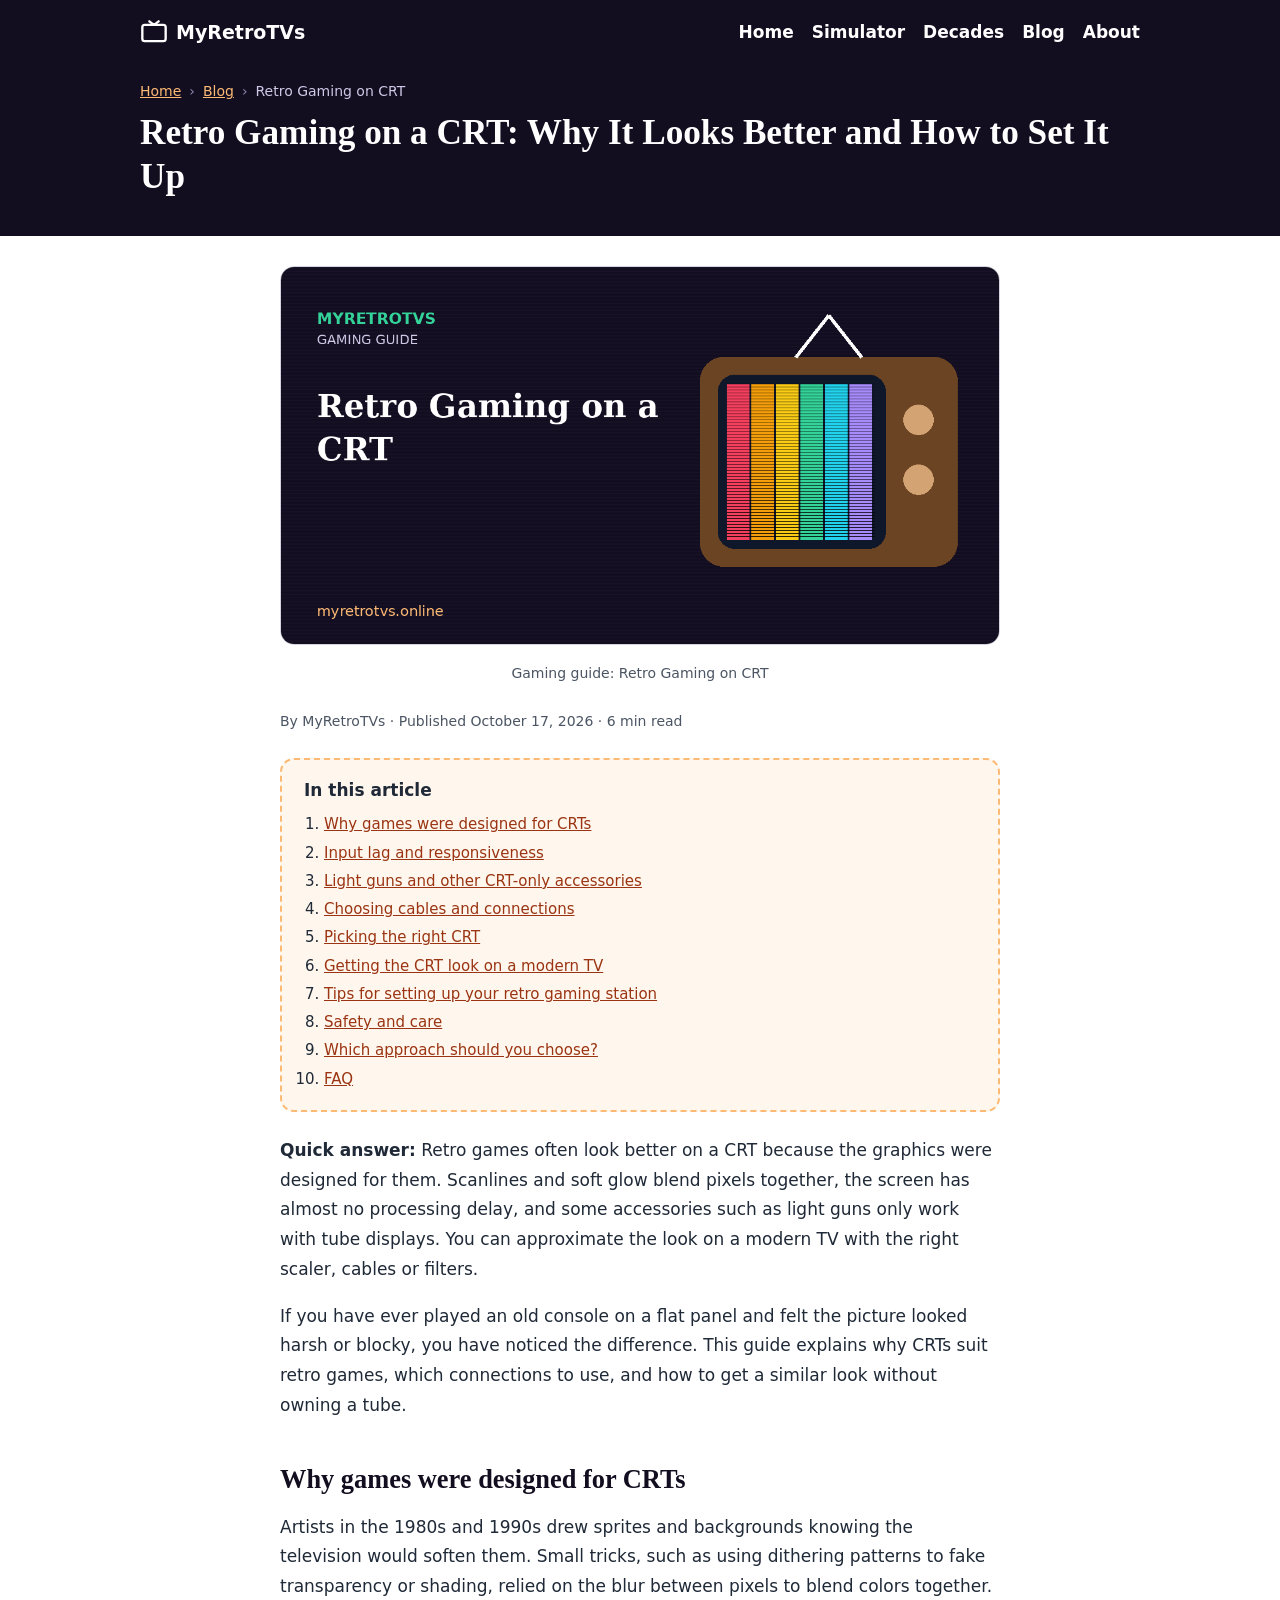
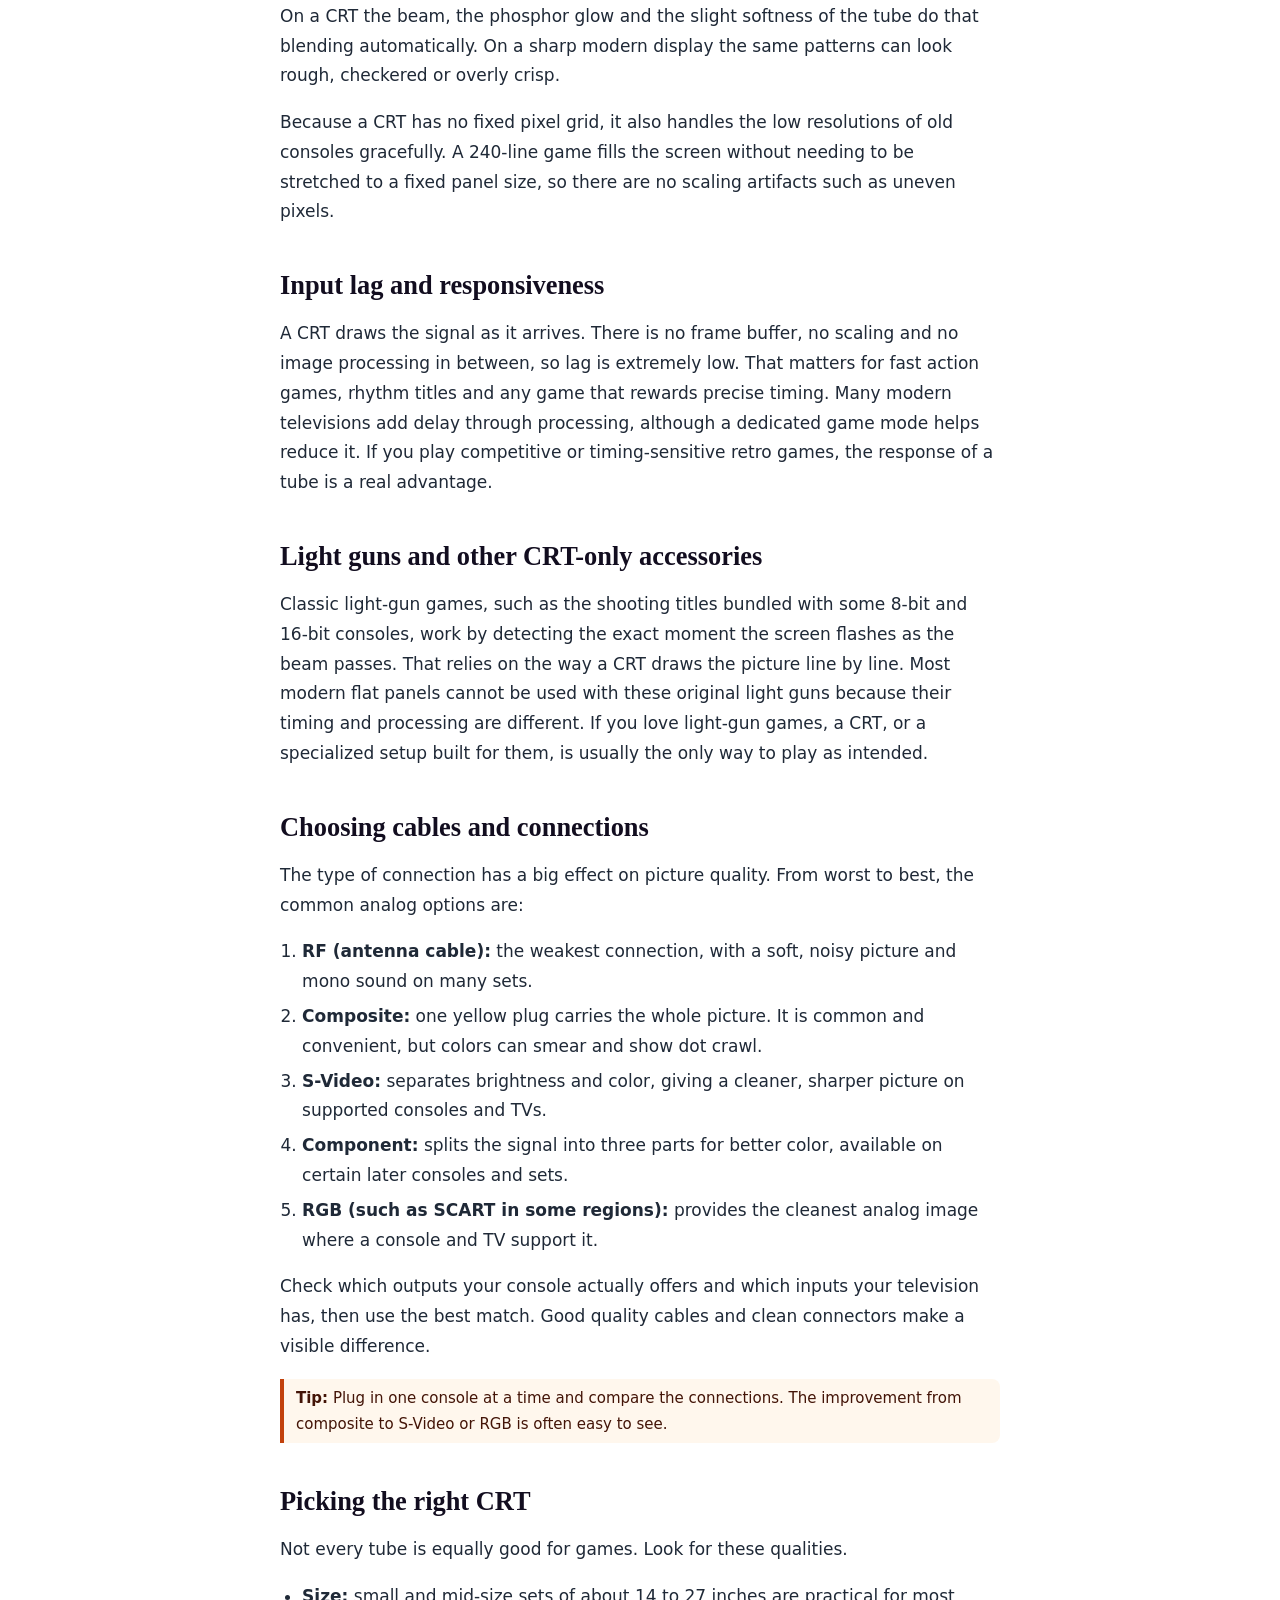
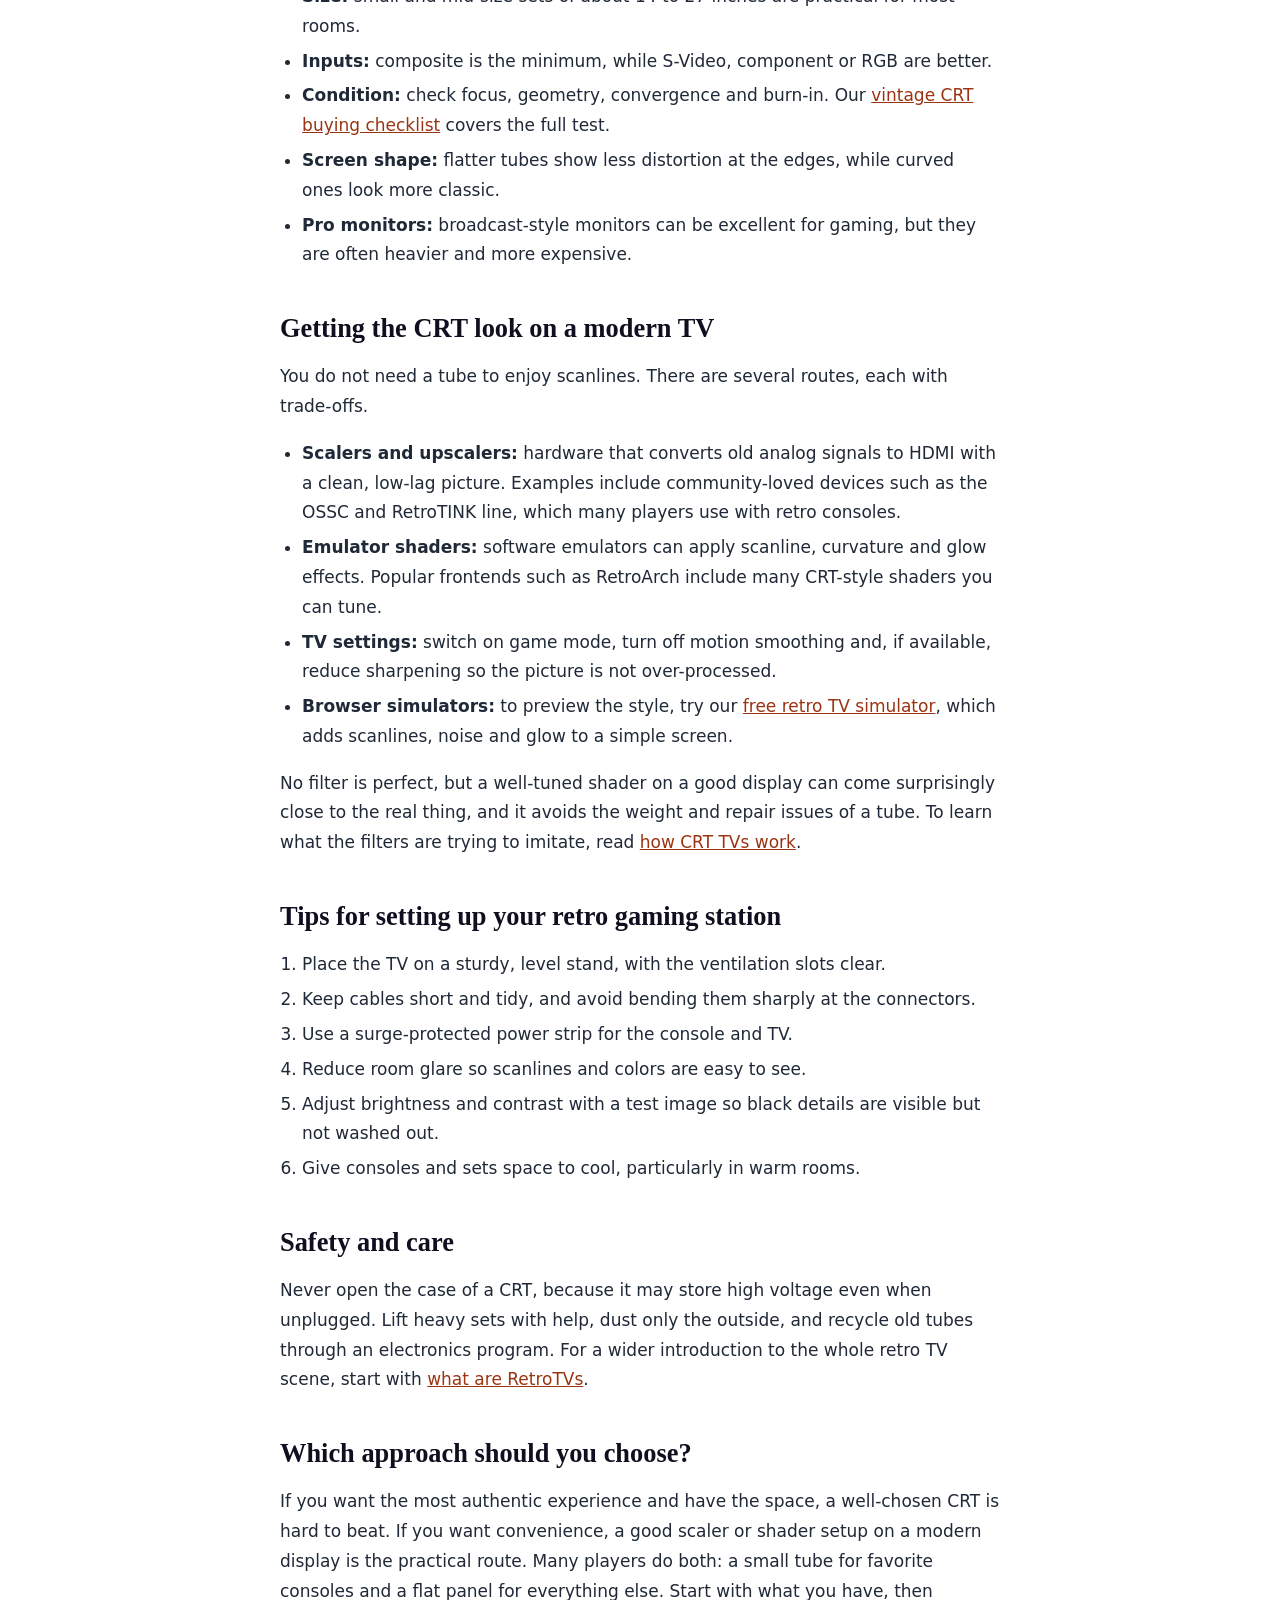
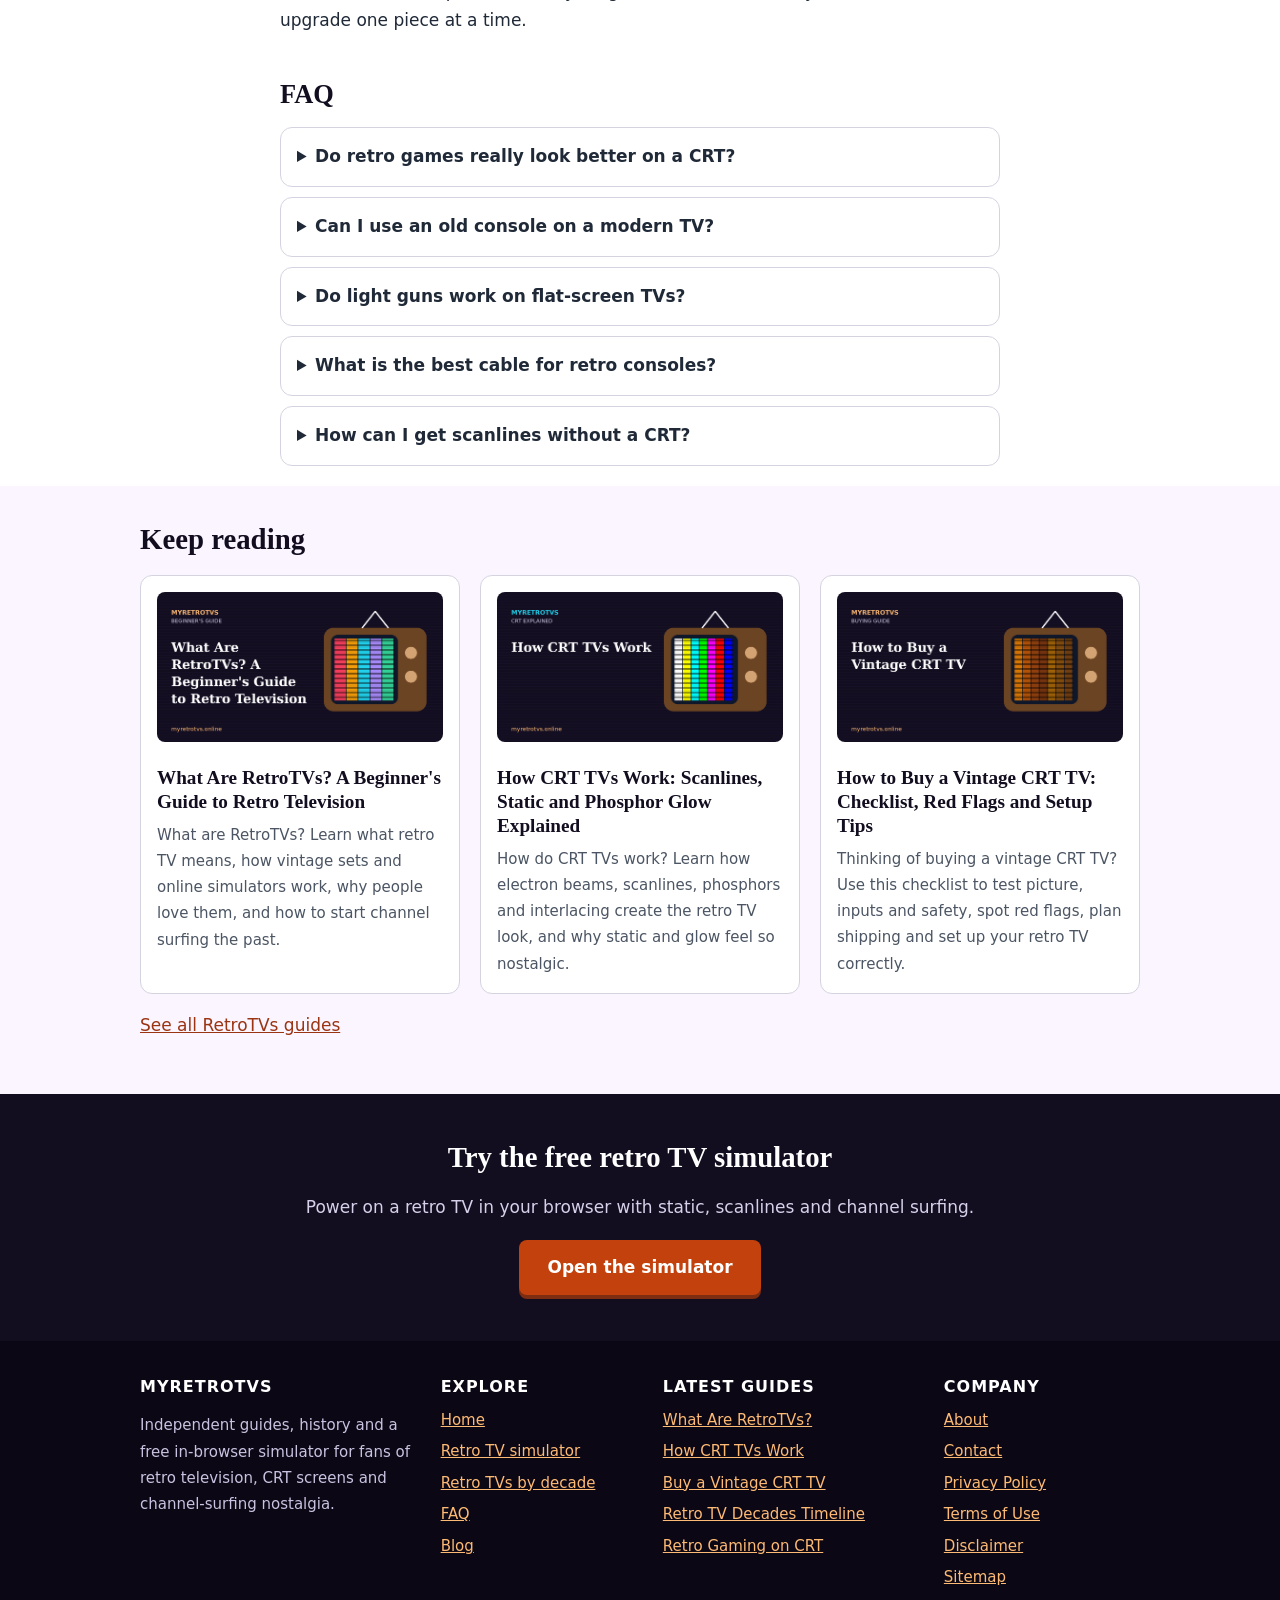
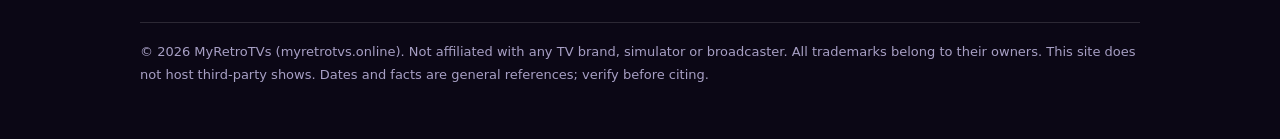
<file: blog/retro-gaming-on-crt/index.html>
<!DOCTYPE html>
<html lang="en">
<head>
<meta charset="utf-8">
<meta name="viewport" content="width=device-width,initial-scale=1,viewport-fit=cover">
<meta name="google-site-verification" content="XXaB4YRZfFpej3TLuSZSGdPdGOM3cgK2BcjBUU7xi5w" />
<title>Retro Gaming on a CRT: Why It Looks Better + Setup Guide</title>
<meta name="description" content="Why do retro games look better on a CRT? Learn about scanlines, low lag, light guns, the best cables and how to get the CRT look on a modern TV with filters.">
<meta name="keywords" content="retro gaming crt, crt tv for games, scanlines retro games, crt filter, retro game cables, light gun crt">
<meta name="robots" content="index,follow,max-snippet:-1,max-image-preview:large,max-video-preview:-1">
<meta name="author" content="MyRetroTVs">
<meta name="theme-color" content="#120d1f">
<link rel="canonical" href="https://myretrotvs.online/blog/retro-gaming-on-crt/">
<link rel="alternate" hreflang="en" href="https://myretrotvs.online/blog/retro-gaming-on-crt/">
<link rel="alternate" hreflang="x-default" href="https://myretrotvs.online/blog/retro-gaming-on-crt/">
<link rel="icon" type="image/svg+xml" href="/favicon.svg">
<link rel="icon" type="image/png" sizes="192x192" href="/icon-192.png">
<link rel="apple-touch-icon" href="/apple-touch-icon.png">
<link rel="manifest" href="/manifest.webmanifest">
<meta property="og:type" content="article">
<meta property="og:site_name" content="MyRetroTVs">
<meta property="og:title" content="Retro Gaming on a CRT: Why It Looks Better + Setup Guide">
<meta property="og:description" content="Why do retro games look better on a CRT? Learn about scanlines, low lag, light guns, the best cables and how to get the CRT look on a modern TV with filters.">
<meta property="og:url" content="https://myretrotvs.online/blog/retro-gaming-on-crt/">
<meta property="og:image" content="https://myretrotvs.online/img/retro-gaming-on-crt.png">
<meta property="og:image:width" content="1200">
<meta property="og:image:height" content="630">
<meta property="og:image:alt" content="Retro game console screen glowing in bright arcade colors for a retro gaming on CRT guide">
<meta property="og:locale" content="en_US">
<meta name="twitter:card" content="summary_large_image">
<meta name="twitter:title" content="Retro Gaming on a CRT: Why It Looks Better + Setup Guide">
<meta name="twitter:description" content="Why do retro games look better on a CRT? Learn about scanlines, low lag, light guns, the best cables and how to get the CRT look on a modern TV with filters.">
<meta name="twitter:image" content="https://myretrotvs.online/img/retro-gaming-on-crt.png">
<meta name="twitter:image:alt" content="Retro game console screen glowing in bright arcade colors for a retro gaming on CRT guide">
<script type="application/ld+json">{"@context":"https://schema.org","@graph":[{"@type":"WebSite","@id":"https://myretrotvs.online/#site","url":"https://myretrotvs.online/","name":"MyRetroTVs","alternateName":["RetroTVs","RetroTVs Lab","My Retro TVs"],"inLanguage":"en","publisher":{"@id":"https://myretrotvs.online/#org"}},{"@type":"Organization","@id":"https://myretrotvs.online/#org","name":"MyRetroTVs","alternateName":"RetroTVs Lab","url":"https://myretrotvs.online/","logo":{"@type":"ImageObject","url":"https://myretrotvs.online/icon-512.png","width":512,"height":512},"email":"contact@myretrotvs.online"},{"@type":"BlogPosting","@id":"https://myretrotvs.online/blog/retro-gaming-on-crt/#article","headline":"Retro Gaming on a CRT: Why It Looks Better and How to Set It Up","description":"Why do retro games look better on a CRT? Learn about scanlines, low lag, light guns, the best cables and how to get the CRT look on a modern TV with filters.","image":"https://myretrotvs.online/img/retro-gaming-on-crt.png","datePublished":"2026-10-17","dateModified":"2026-10-17","author":{"@id":"https://myretrotvs.online/#org"},"publisher":{"@id":"https://myretrotvs.online/#org"},"mainEntityOfPage":"https://myretrotvs.online/blog/retro-gaming-on-crt/","inLanguage":"en","wordCount":1194,"keywords":"retro gaming crt, crt tv for games, scanlines retro games, crt filter, retro game cables, light gun crt","isPartOf":{"@id":"https://myretrotvs.online/#site"}},{"@type":"FAQPage","mainEntity":[{"@type":"Question","name":"Do retro games really look better on a CRT?","acceptedAnswer":{"@type":"Answer","text":"Many players think so, because the glow and scanlines blend pixels the way the original artists expected. Others prefer the sharper look of modern displays, so it is a matter of taste."}},{"@type":"Question","name":"Can I use an old console on a modern TV?","acceptedAnswer":{"@type":"Answer","text":"Yes. You may need an adapter or scaler to convert analog video to HDMI, and a game mode to reduce lag."}},{"@type":"Question","name":"Do light guns work on flat-screen TVs?","acceptedAnswer":{"@type":"Answer","text":"Original light guns usually do not, because they depend on CRT timing. Some special modern solutions exist, but they differ from the original hardware."}},{"@type":"Question","name":"What is the best cable for retro consoles?","acceptedAnswer":{"@type":"Answer","text":"Use the best connection both your console and television support. RGB or component are usually better than S-Video, which beats composite and RF."}},{"@type":"Question","name":"How can I get scanlines without a CRT?","acceptedAnswer":{"@type":"Answer","text":"Use a CRT shader in an emulator, a hardware scaler with scanline options or a TV filter, and tune the strength to your taste."}}]},{"@type":"BreadcrumbList","itemListElement":[{"@type":"ListItem","position":1,"name":"Home","item":"https://myretrotvs.online/"},{"@type":"ListItem","position":2,"name":"Blog","item":"https://myretrotvs.online/blog/"},{"@type":"ListItem","position":3,"name":"Retro Gaming on CRT","item":"https://myretrotvs.online/blog/retro-gaming-on-crt/"}]}]}</script>
<link rel="stylesheet" href="/assets/style.css">
</head>
<body>
<a class="skip" href="#main">Skip to content</a>
<header class="phead"><div class="w"><div class="top"><a class="br" href="/" aria-label="MyRetroTVs home"><svg class='ic' viewBox='0 0 24 24' aria-hidden='true' focusable='false'><rect x='2' y='5' width='20' height='14' rx='2'/><path d='M8 2l4 3 4-3'/></svg>MyRetroTVs</a><nav aria-label="Primary"><a href="/">Home</a><a href="/#simulator">Simulator</a><a href="/#decades">Decades</a><a href="/blog/">Blog</a><a href="/about/">About</a></nav></div><nav class="crumbs" aria-label="Breadcrumb"><ol><li><a href="/">Home</a></li><li><a href="/blog/">Blog</a></li><li aria-current="page">Retro Gaming on CRT</li></ol></nav><h1>Retro Gaming on a CRT: Why It Looks Better and How to Set It Up</h1></div></header>
<main id="main">
<article class="post">
<figure><img src="/img/retro-gaming-on-crt.png" width="1200" height="630" fetchpriority="high" decoding="async" alt="Retro game console screen glowing in bright arcade colors for a retro gaming on CRT guide"><figcaption>Gaming guide: Retro Gaming on CRT</figcaption></figure>
<p class="meta">By MyRetroTVs · Published <time datetime="2026-10-17">October 17, 2026</time> · 6 min read</p>
<nav class="toc col" aria-label="In this article"><strong>In this article</strong><ol><li><a href="#why-games-were-designed-for-crts">Why games were designed for CRTs</a></li><li><a href="#input-lag-and-responsiveness">Input lag and responsiveness</a></li><li><a href="#light-guns-and-other-crt-only-accessories">Light guns and other CRT-only accessories</a></li><li><a href="#choosing-cables-and-connections">Choosing cables and connections</a></li><li><a href="#picking-the-right-crt">Picking the right CRT</a></li><li><a href="#getting-the-crt-look-on-a-modern-tv">Getting the CRT look on a modern TV</a></li><li><a href="#tips-for-setting-up-your-retro-gaming-station">Tips for setting up your retro gaming station</a></li><li><a href="#safety-and-care">Safety and care</a></li><li><a href="#which-approach-should-you-choose">Which approach should you choose?</a></li><li><a href="#faq">FAQ</a></li></ol></nav>
<p><strong>Quick answer:</strong> Retro games often look better on a CRT because the graphics were designed for them. Scanlines and soft glow blend pixels together, the screen has almost no processing delay, and some accessories such as light guns only work with tube displays. You can approximate the look on a modern TV with the right scaler, cables or filters.</p>
<p>If you have ever played an old console on a flat panel and felt the picture looked harsh or blocky, you have noticed the difference. This guide explains why CRTs suit retro games, which connections to use, and how to get a similar look without owning a tube.</p>
<h2 id="why-games-were-designed-for-crts">Why games were designed for CRTs</h2>
<p>Artists in the 1980s and 1990s drew sprites and backgrounds knowing the television would soften them. Small tricks, such as using dithering patterns to fake transparency or shading, relied on the blur between pixels to blend colors together. On a CRT the beam, the phosphor glow and the slight softness of the tube do that blending automatically. On a sharp modern display the same patterns can look rough, checkered or overly crisp.</p>
<p>Because a CRT has no fixed pixel grid, it also handles the low resolutions of old consoles gracefully. A 240-line game fills the screen without needing to be stretched to a fixed panel size, so there are no scaling artifacts such as uneven pixels.</p>
<h2 id="input-lag-and-responsiveness">Input lag and responsiveness</h2>
<p>A CRT draws the signal as it arrives. There is no frame buffer, no scaling and no image processing in between, so lag is extremely low. That matters for fast action games, rhythm titles and any game that rewards precise timing. Many modern televisions add delay through processing, although a dedicated game mode helps reduce it. If you play competitive or timing-sensitive retro games, the response of a tube is a real advantage.</p>
<h2 id="light-guns-and-other-crt-only-accessories">Light guns and other CRT-only accessories</h2>
<p>Classic light-gun games, such as the shooting titles bundled with some 8-bit and 16-bit consoles, work by detecting the exact moment the screen flashes as the beam passes. That relies on the way a CRT draws the picture line by line. Most modern flat panels cannot be used with these original light guns because their timing and processing are different. If you love light-gun games, a CRT, or a specialized setup built for them, is usually the only way to play as intended.</p>
<h2 id="choosing-cables-and-connections">Choosing cables and connections</h2>
<p>The type of connection has a big effect on picture quality. From worst to best, the common analog options are:</p>
<ol><li><strong>RF (antenna cable):</strong> the weakest connection, with a soft, noisy picture and mono sound on many sets.</li><li><strong>Composite:</strong> one yellow plug carries the whole picture. It is common and convenient, but colors can smear and show dot crawl.</li><li><strong>S-Video:</strong> separates brightness and color, giving a cleaner, sharper picture on supported consoles and TVs.</li><li><strong>Component:</strong> splits the signal into three parts for better color, available on certain later consoles and sets.</li><li><strong>RGB (such as SCART in some regions):</strong> provides the cleanest analog image where a console and TV support it.</li></ol>
<p>Check which outputs your console actually offers and which inputs your television has, then use the best match. Good quality cables and clean connectors make a visible difference.</p>
<p class="tip"><strong>Tip:</strong> Plug in one console at a time and compare the connections. The improvement from composite to S-Video or RGB is often easy to see.</p>
<h2 id="picking-the-right-crt">Picking the right CRT</h2>
<p>Not every tube is equally good for games. Look for these qualities.</p>
<ul><li><strong>Size:</strong> small and mid-size sets of about 14 to 27 inches are practical for most rooms.</li><li><strong>Inputs:</strong> composite is the minimum, while S-Video, component or RGB are better.</li><li><strong>Condition:</strong> check focus, geometry, convergence and burn-in. Our <a href="/blog/buy-vintage-crt-tv/">vintage CRT buying checklist</a> covers the full test.</li><li><strong>Screen shape:</strong> flatter tubes show less distortion at the edges, while curved ones look more classic.</li><li><strong>Pro monitors:</strong> broadcast-style monitors can be excellent for gaming, but they are often heavier and more expensive.</li></ul>
<h2 id="getting-the-crt-look-on-a-modern-tv">Getting the CRT look on a modern TV</h2>
<p>You do not need a tube to enjoy scanlines. There are several routes, each with trade-offs.</p>
<ul><li><strong>Scalers and upscalers:</strong> hardware that converts old analog signals to HDMI with a clean, low-lag picture. Examples include community-loved devices such as the OSSC and RetroTINK line, which many players use with retro consoles.</li><li><strong>Emulator shaders:</strong> software emulators can apply scanline, curvature and glow effects. Popular frontends such as RetroArch include many CRT-style shaders you can tune.</li><li><strong>TV settings:</strong> switch on game mode, turn off motion smoothing and, if available, reduce sharpening so the picture is not over-processed.</li><li><strong>Browser simulators:</strong> to preview the style, try our <a href="/#simulator">free retro TV simulator</a>, which adds scanlines, noise and glow to a simple screen.</li></ul>
<p>No filter is perfect, but a well-tuned shader on a good display can come surprisingly close to the real thing, and it avoids the weight and repair issues of a tube. To learn what the filters are trying to imitate, read <a href="/blog/how-crt-tvs-work/">how CRT TVs work</a>.</p>
<h2 id="tips-for-setting-up-your-retro-gaming-station">Tips for setting up your retro gaming station</h2>
<ol><li>Place the TV on a sturdy, level stand, with the ventilation slots clear.</li><li>Keep cables short and tidy, and avoid bending them sharply at the connectors.</li><li>Use a surge-protected power strip for the console and TV.</li><li>Reduce room glare so scanlines and colors are easy to see.</li><li>Adjust brightness and contrast with a test image so black details are visible but not washed out.</li><li>Give consoles and sets space to cool, particularly in warm rooms.</li></ol>
<h2 id="safety-and-care">Safety and care</h2>
<p>Never open the case of a CRT, because it may store high voltage even when unplugged. Lift heavy sets with help, dust only the outside, and recycle old tubes through an electronics program. For a wider introduction to the whole retro TV scene, start with <a href="/blog/what-are-retro-tvs/">what are RetroTVs</a>.</p>
<h2 id="which-approach-should-you-choose">Which approach should you choose?</h2>
<p>If you want the most authentic experience and have the space, a well-chosen CRT is hard to beat. If you want convenience, a good scaler or shader setup on a modern display is the practical route. Many players do both: a small tube for favorite consoles and a flat panel for everything else. Start with what you have, then upgrade one piece at a time.</p>
<h2 id="faq">FAQ</h2>
<details><summary>Do retro games really look better on a CRT?</summary><p>Many players think so, because the glow and scanlines blend pixels the way the original artists expected. Others prefer the sharper look of modern displays, so it is a matter of taste.</p></details>
<details><summary>Can I use an old console on a modern TV?</summary><p>Yes. You may need an adapter or scaler to convert analog video to HDMI, and a game mode to reduce lag.</p></details>
<details><summary>Do light guns work on flat-screen TVs?</summary><p>Original light guns usually do not, because they depend on CRT timing. Some special modern solutions exist, but they differ from the original hardware.</p></details>
<details><summary>What is the best cable for retro consoles?</summary><p>Use the best connection both your console and television support. RGB or component are usually better than S-Video, which beats composite and RF.</p></details>
<details><summary>How can I get scanlines without a CRT?</summary><p>Use a CRT shader in an emulator, a hardware scaler with scanline options or a TV filter, and tune the strength to your taste.</p></details>
</article>
<section class="related"><div class="w"><h2>Keep reading</h2><div class="hrow"><a class="c" href="/blog/what-are-retro-tvs/"><img src="/img/what-are-retro-tvs.png" width="1200" height="630" loading="lazy" decoding="async" alt="Retro television with a colorful test screen, illustrating a beginner&#x27;s guide to RetroTVs"><h3>What Are RetroTVs? A Beginner's Guide to Retro Television</h3><p>What are RetroTVs? Learn what retro TV means, how vintage sets and online simulators work, why people love them, and how to start channel surfing the past.</p></a><a class="c" href="/blog/how-crt-tvs-work/"><img src="/img/how-crt-tvs-work.png" width="1200" height="630" loading="lazy" decoding="async" alt="Illustration of a CRT television screen with colored bars representing scanlines and phosphor glow"><h3>How CRT TVs Work: Scanlines, Static and Phosphor Glow Explained</h3><p>How do CRT TVs work? Learn how electron beams, scanlines, phosphors and interlacing create the retro TV look, and why static and glow feel so nostalgic.</p></a><a class="c" href="/blog/buy-vintage-crt-tv/"><img src="/img/buy-vintage-crt-tv.png" width="1200" height="630" loading="lazy" decoding="async" alt="Wood-grain vintage television set in warm amber tones for a vintage CRT TV buying guide"><h3>How to Buy a Vintage CRT TV: Checklist, Red Flags and Setup Tips</h3><p>Thinking of buying a vintage CRT TV? Use this checklist to test picture, inputs and safety, spot red flags, plan shipping and set up your retro TV correctly.</p></a></div><p><a href="/blog/">See all RetroTVs guides</a></p></div></section>
<section class="cta"><div class="w"><h2>Try the free retro TV simulator</h2><p>Power on a retro TV in your browser with static, scanlines and channel surfing.</p><a class="btn" href="/#simulator">Open the simulator</a></div></section>
</main>
<footer>
<div class="w">
<div class="fg">
<div><h2>MyRetroTVs</h2><p>Independent guides, history and a free in-browser simulator for fans of retro television, CRT screens and channel-surfing nostalgia.</p></div>
<div><h2>Explore</h2><ul><li><a href="/">Home</a></li><li><a href="/#simulator">Retro TV simulator</a></li><li><a href="/#decades">Retro TVs by decade</a></li><li><a href="/#faq">FAQ</a></li><li><a href="/blog/">Blog</a></li></ul></div>
<div><h2>Latest guides</h2><ul><li><a href="/blog/what-are-retro-tvs/">What Are RetroTVs?</a></li><li><a href="/blog/how-crt-tvs-work/">How CRT TVs Work</a></li><li><a href="/blog/buy-vintage-crt-tv/">Buy a Vintage CRT TV</a></li><li><a href="/blog/retro-tv-decades-timeline/">Retro TV Decades Timeline</a></li><li><a href="/blog/retro-gaming-on-crt/">Retro Gaming on CRT</a></li></ul></div>
<div><h2>Company</h2><ul><li><a href="/about/">About</a></li><li><a href="/contact/">Contact</a></li><li><a href="/privacy-policy/">Privacy Policy</a></li><li><a href="/terms-of-use/">Terms of Use</a></li><li><a href="/disclaimer/">Disclaimer</a></li><li><a href="/sitemap.xml">Sitemap</a></li></ul></div>
</div>
<p class="copy">© 2026 MyRetroTVs (myretrotvs.online). Not affiliated with any TV brand, simulator or broadcaster. All trademarks belong to their owners. This site does not host third-party shows. Dates and facts are general references; verify before citing.</p>
</div>
</footer>
</body>
</html>
</file>
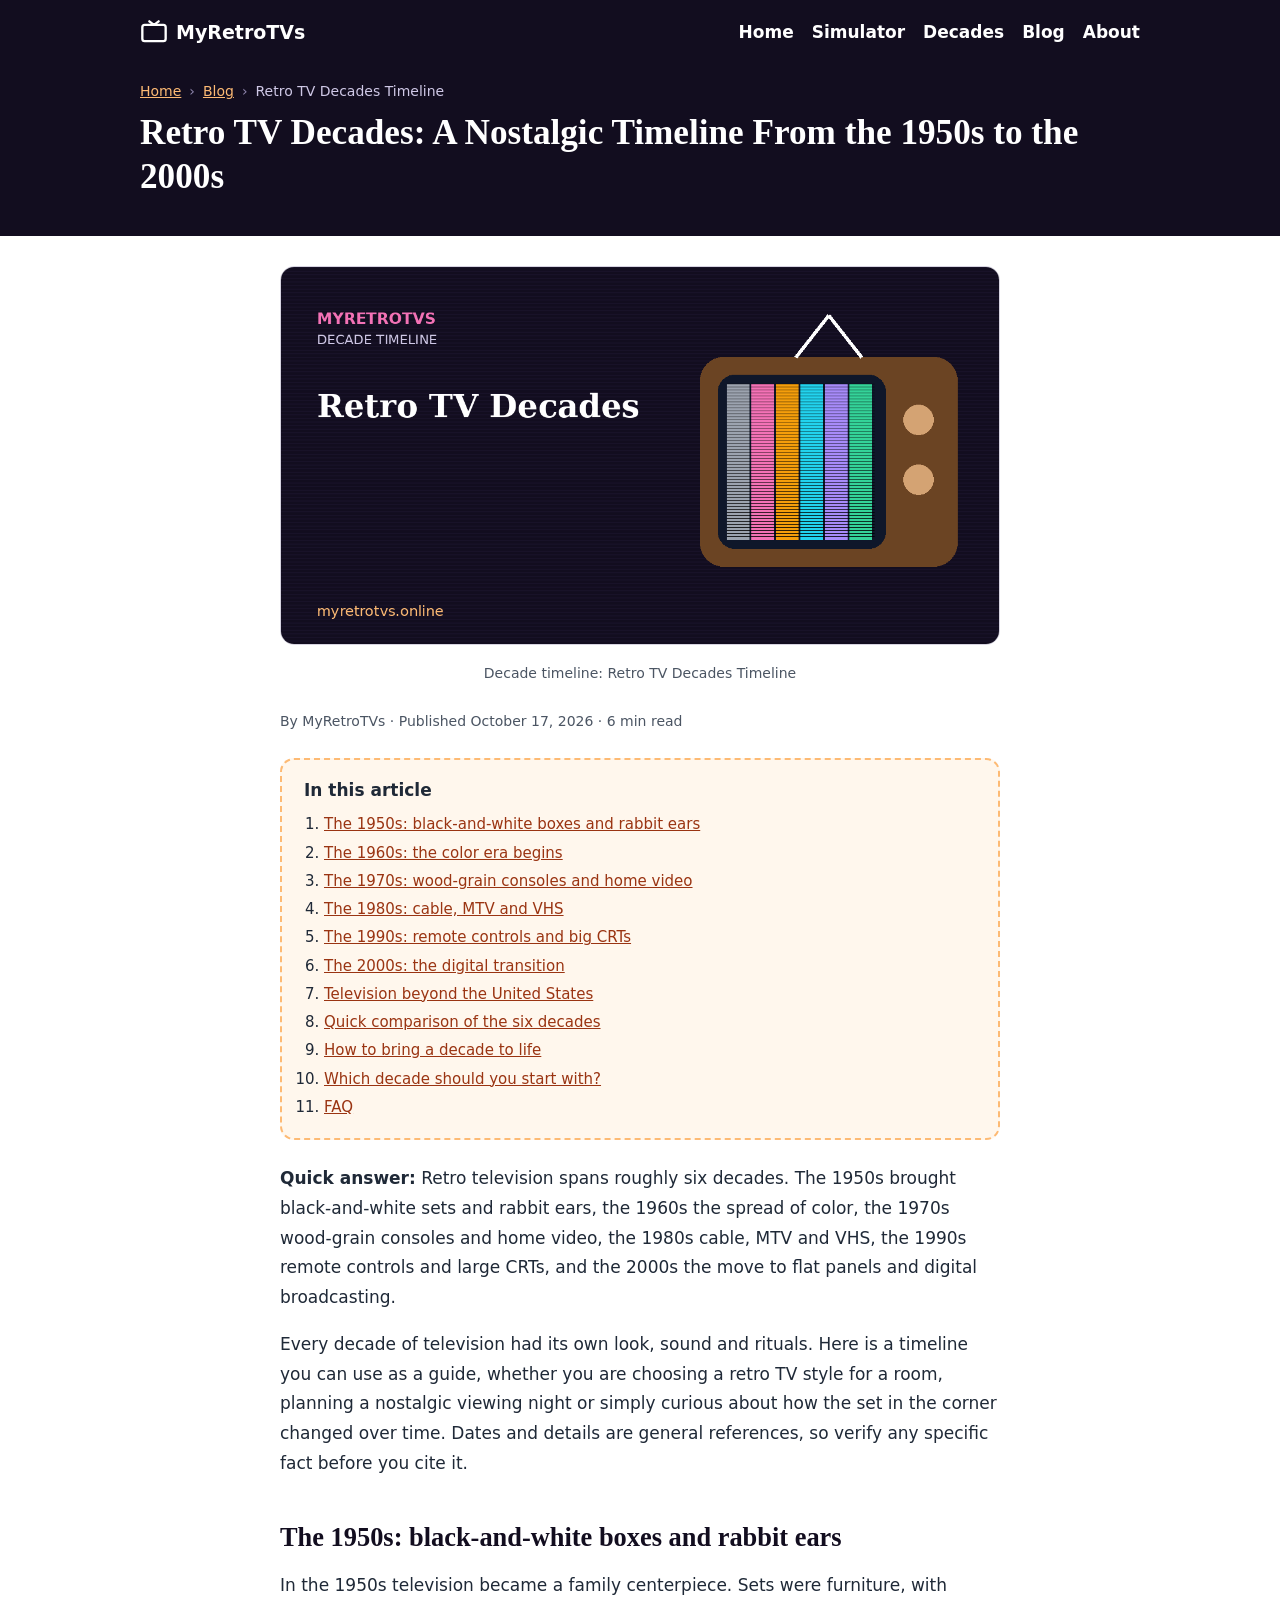
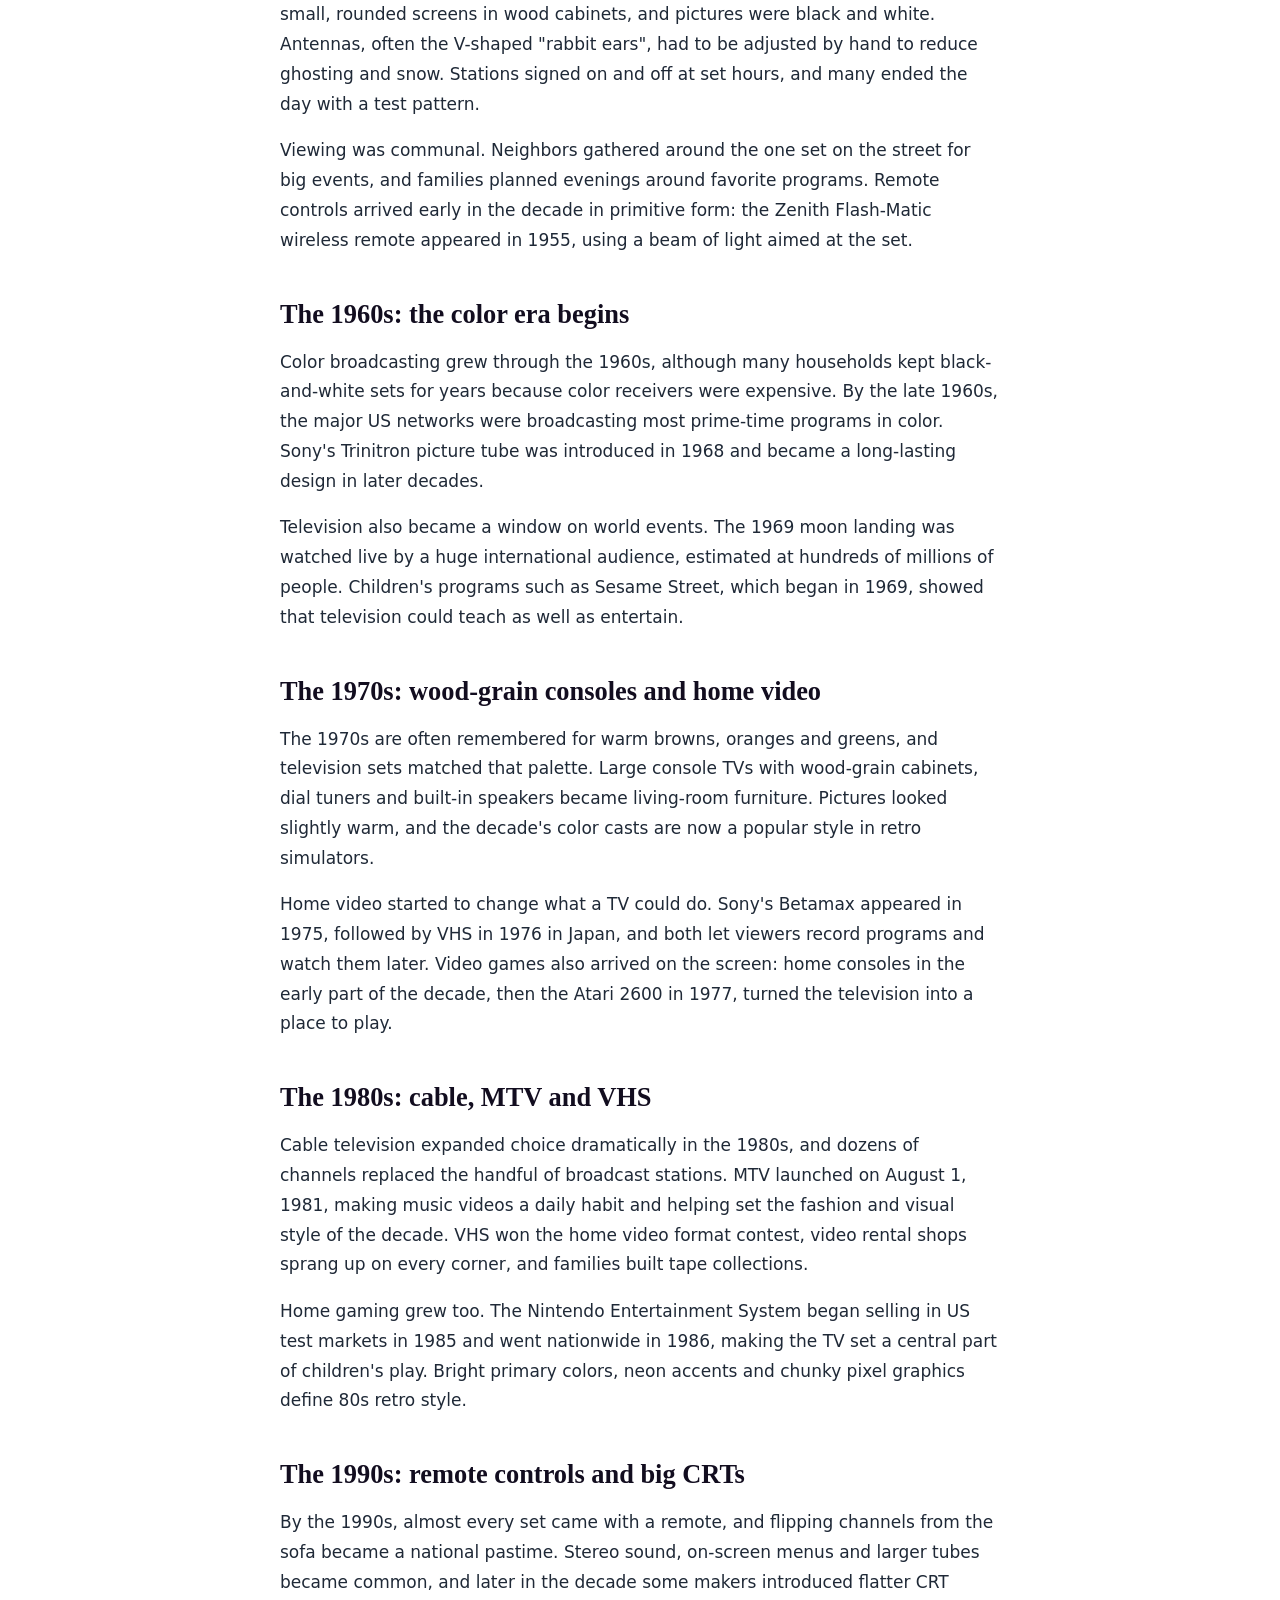
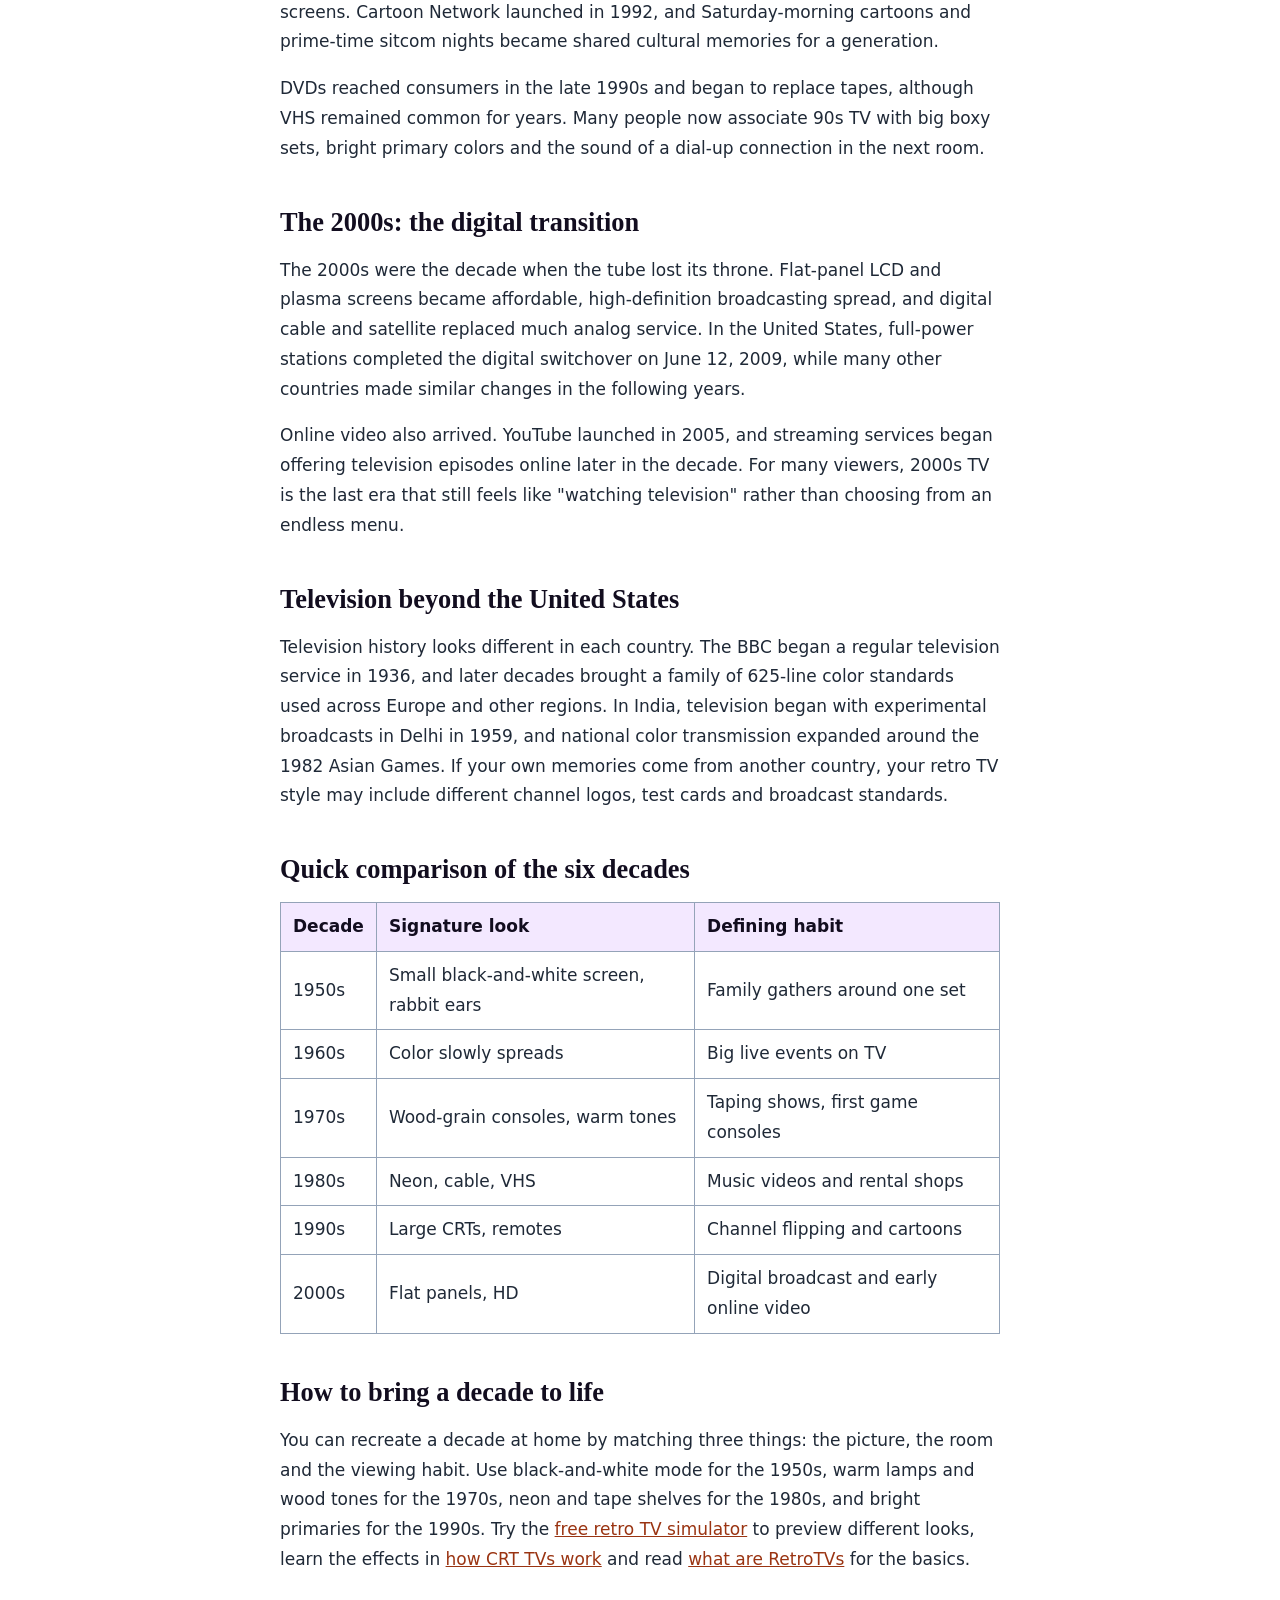
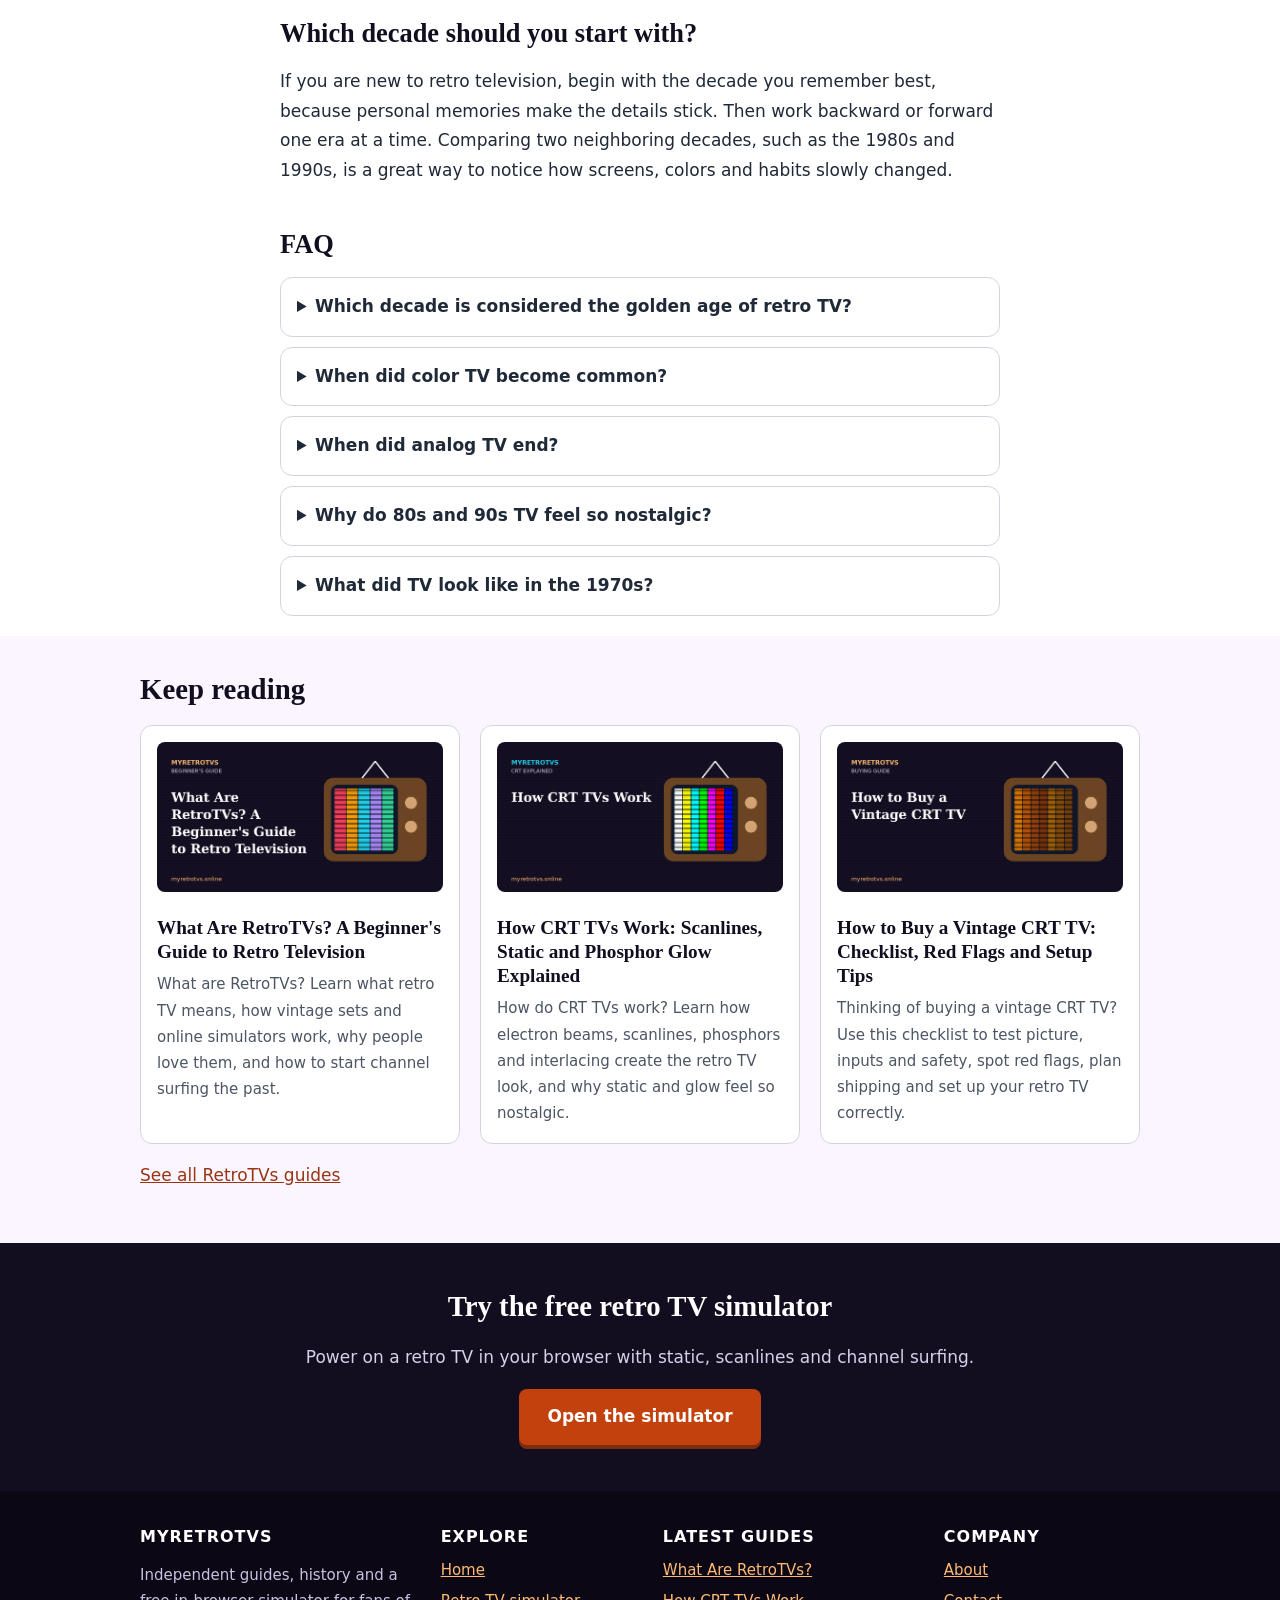
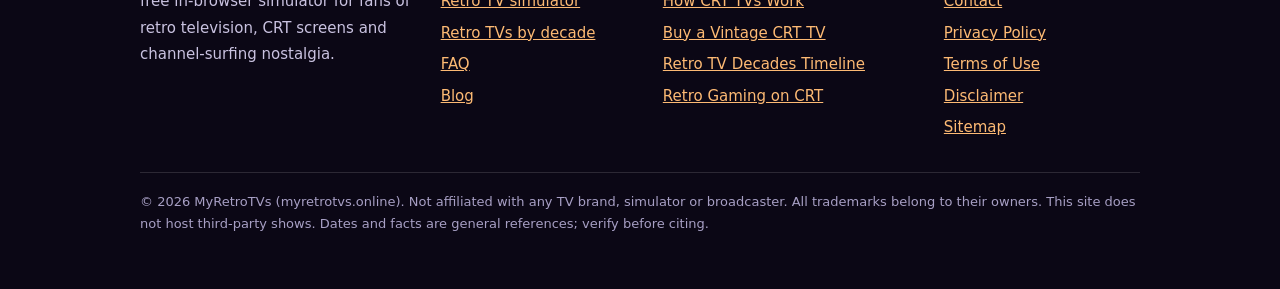
<file: blog/retro-tv-decades-timeline/index.html>
<!DOCTYPE html>
<html lang="en">
<head>
<meta charset="utf-8">
<meta name="viewport" content="width=device-width,initial-scale=1,viewport-fit=cover">
<meta name="google-site-verification" content="XXaB4YRZfFpej3TLuSZSGdPdGOM3cgK2BcjBUU7xi5w" />
<title>Retro TV Decades: A 1950s to 2000s Nostalgic Timeline</title>
<meta name="description" content="Explore retro TV decade by decade, from 1950s rabbit ears to 2000s digital screens. See how sets, shows, remotes and viewing habits changed over six decades.">
<meta name="keywords" content="retro tv decades, 80s tv, 90s tv nostalgia, 1950s television, television history timeline, retro television">
<meta name="robots" content="index,follow,max-snippet:-1,max-image-preview:large,max-video-preview:-1">
<meta name="author" content="MyRetroTVs">
<meta name="theme-color" content="#120d1f">
<link rel="canonical" href="https://myretrotvs.online/blog/retro-tv-decades-timeline/">
<link rel="alternate" hreflang="en" href="https://myretrotvs.online/blog/retro-tv-decades-timeline/">
<link rel="alternate" hreflang="x-default" href="https://myretrotvs.online/blog/retro-tv-decades-timeline/">
<link rel="icon" type="image/svg+xml" href="/favicon.svg">
<link rel="icon" type="image/png" sizes="192x192" href="/icon-192.png">
<link rel="apple-touch-icon" href="/apple-touch-icon.png">
<link rel="manifest" href="/manifest.webmanifest">
<meta property="og:type" content="article">
<meta property="og:site_name" content="MyRetroTVs">
<meta property="og:title" content="Retro TV Decades: A 1950s to 2000s Nostalgic Timeline">
<meta property="og:description" content="Explore retro TV decade by decade, from 1950s rabbit ears to 2000s digital screens. See how sets, shows, remotes and viewing habits changed over six decades.">
<meta property="og:url" content="https://myretrotvs.online/blog/retro-tv-decades-timeline/">
<meta property="og:image" content="https://myretrotvs.online/img/retro-tv-decades-timeline.png">
<meta property="og:image:width" content="1200">
<meta property="og:image:height" content="630">
<meta property="og:image:alt" content="Colorful retro TV timeline illustration showing six decades of television from the 1950s to the 2000s">
<meta property="og:locale" content="en_US">
<meta name="twitter:card" content="summary_large_image">
<meta name="twitter:title" content="Retro TV Decades: A 1950s to 2000s Nostalgic Timeline">
<meta name="twitter:description" content="Explore retro TV decade by decade, from 1950s rabbit ears to 2000s digital screens. See how sets, shows, remotes and viewing habits changed over six decades.">
<meta name="twitter:image" content="https://myretrotvs.online/img/retro-tv-decades-timeline.png">
<meta name="twitter:image:alt" content="Colorful retro TV timeline illustration showing six decades of television from the 1950s to the 2000s">
<script type="application/ld+json">{"@context":"https://schema.org","@graph":[{"@type":"WebSite","@id":"https://myretrotvs.online/#site","url":"https://myretrotvs.online/","name":"MyRetroTVs","alternateName":["RetroTVs","RetroTVs Lab","My Retro TVs"],"inLanguage":"en","publisher":{"@id":"https://myretrotvs.online/#org"}},{"@type":"Organization","@id":"https://myretrotvs.online/#org","name":"MyRetroTVs","alternateName":"RetroTVs Lab","url":"https://myretrotvs.online/","logo":{"@type":"ImageObject","url":"https://myretrotvs.online/icon-512.png","width":512,"height":512},"email":"contact@myretrotvs.online"},{"@type":"BlogPosting","@id":"https://myretrotvs.online/blog/retro-tv-decades-timeline/#article","headline":"Retro TV Decades: A Nostalgic Timeline From the 1950s to the 2000s","description":"Explore retro TV decade by decade, from 1950s rabbit ears to 2000s digital screens. See how sets, shows, remotes and viewing habits changed over six decades.","image":"https://myretrotvs.online/img/retro-tv-decades-timeline.png","datePublished":"2026-10-17","dateModified":"2026-10-17","author":{"@id":"https://myretrotvs.online/#org"},"publisher":{"@id":"https://myretrotvs.online/#org"},"mainEntityOfPage":"https://myretrotvs.online/blog/retro-tv-decades-timeline/","inLanguage":"en","wordCount":1213,"keywords":"retro tv decades, 80s tv, 90s tv nostalgia, 1950s television, television history timeline, retro television","isPartOf":{"@id":"https://myretrotvs.online/#site"}},{"@type":"FAQPage","mainEntity":[{"@type":"Question","name":"Which decade is considered the golden age of retro TV?","acceptedAnswer":{"@type":"Answer","text":"Many people point to the 1950s for the birth of mass television and the 1980s and 1990s for cable, cartoons and music television, but it depends on personal memories."}},{"@type":"Question","name":"When did color TV become common?","acceptedAnswer":{"@type":"Answer","text":"Color broadcasting grew through the 1960s, but color sets only became typical in most homes in the 1970s because of their price."}},{"@type":"Question","name":"When did analog TV end?","acceptedAnswer":{"@type":"Answer","text":"It depends on the country. In the United States, full-power stations ended analog broadcasts on June 12, 2009, and other countries switched at different times."}},{"@type":"Question","name":"Why do 80s and 90s TV feel so nostalgic?","acceptedAnswer":{"@type":"Answer","text":"Shared schedules, cartoons, commercials and big-screen family moments created strong common memories, and many viewers now associate that era with childhood."}},{"@type":"Question","name":"What did TV look like in the 1970s?","acceptedAnswer":{"@type":"Answer","text":"Pictures often had warm color tones, and sets were wood-grain consoles with dial tuners and small built-in speakers."}}]},{"@type":"BreadcrumbList","itemListElement":[{"@type":"ListItem","position":1,"name":"Home","item":"https://myretrotvs.online/"},{"@type":"ListItem","position":2,"name":"Blog","item":"https://myretrotvs.online/blog/"},{"@type":"ListItem","position":3,"name":"Retro TV Decades Timeline","item":"https://myretrotvs.online/blog/retro-tv-decades-timeline/"}]}]}</script>
<link rel="stylesheet" href="/assets/style.css">
</head>
<body>
<a class="skip" href="#main">Skip to content</a>
<header class="phead"><div class="w"><div class="top"><a class="br" href="/" aria-label="MyRetroTVs home"><svg class='ic' viewBox='0 0 24 24' aria-hidden='true' focusable='false'><rect x='2' y='5' width='20' height='14' rx='2'/><path d='M8 2l4 3 4-3'/></svg>MyRetroTVs</a><nav aria-label="Primary"><a href="/">Home</a><a href="/#simulator">Simulator</a><a href="/#decades">Decades</a><a href="/blog/">Blog</a><a href="/about/">About</a></nav></div><nav class="crumbs" aria-label="Breadcrumb"><ol><li><a href="/">Home</a></li><li><a href="/blog/">Blog</a></li><li aria-current="page">Retro TV Decades Timeline</li></ol></nav><h1>Retro TV Decades: A Nostalgic Timeline From the 1950s to the 2000s</h1></div></header>
<main id="main">
<article class="post">
<figure><img src="/img/retro-tv-decades-timeline.png" width="1200" height="630" fetchpriority="high" decoding="async" alt="Colorful retro TV timeline illustration showing six decades of television from the 1950s to the 2000s"><figcaption>Decade timeline: Retro TV Decades Timeline</figcaption></figure>
<p class="meta">By MyRetroTVs · Published <time datetime="2026-10-17">October 17, 2026</time> · 6 min read</p>
<nav class="toc col" aria-label="In this article"><strong>In this article</strong><ol><li><a href="#the-1950s-black-and-white-boxes-and-rabbit-ears">The 1950s: black-and-white boxes and rabbit ears</a></li><li><a href="#the-1960s-the-color-era-begins">The 1960s: the color era begins</a></li><li><a href="#the-1970s-wood-grain-consoles-and-home-video">The 1970s: wood-grain consoles and home video</a></li><li><a href="#the-1980s-cable-mtv-and-vhs">The 1980s: cable, MTV and VHS</a></li><li><a href="#the-1990s-remote-controls-and-big-crts">The 1990s: remote controls and big CRTs</a></li><li><a href="#the-2000s-the-digital-transition">The 2000s: the digital transition</a></li><li><a href="#television-beyond-the-united-states">Television beyond the United States</a></li><li><a href="#quick-comparison-of-the-six-decades">Quick comparison of the six decades</a></li><li><a href="#how-to-bring-a-decade-to-life">How to bring a decade to life</a></li><li><a href="#which-decade-should-you-start-with">Which decade should you start with?</a></li><li><a href="#faq">FAQ</a></li></ol></nav>
<p><strong>Quick answer:</strong> Retro television spans roughly six decades. The 1950s brought black-and-white sets and rabbit ears, the 1960s the spread of color, the 1970s wood-grain consoles and home video, the 1980s cable, MTV and VHS, the 1990s remote controls and large CRTs, and the 2000s the move to flat panels and digital broadcasting.</p>
<p>Every decade of television had its own look, sound and rituals. Here is a timeline you can use as a guide, whether you are choosing a retro TV style for a room, planning a nostalgic viewing night or simply curious about how the set in the corner changed over time. Dates and details are general references, so verify any specific fact before you cite it.</p>
<h2 id="the-1950s-black-and-white-boxes-and-rabbit-ears">The 1950s: black-and-white boxes and rabbit ears</h2>
<p>In the 1950s television became a family centerpiece. Sets were furniture, with small, rounded screens in wood cabinets, and pictures were black and white. Antennas, often the V-shaped "rabbit ears", had to be adjusted by hand to reduce ghosting and snow. Stations signed on and off at set hours, and many ended the day with a test pattern.</p>
<p>Viewing was communal. Neighbors gathered around the one set on the street for big events, and families planned evenings around favorite programs. Remote controls arrived early in the decade in primitive form: the Zenith Flash-Matic wireless remote appeared in 1955, using a beam of light aimed at the set.</p>
<h2 id="the-1960s-the-color-era-begins">The 1960s: the color era begins</h2>
<p>Color broadcasting grew through the 1960s, although many households kept black-and-white sets for years because color receivers were expensive. By the late 1960s, the major US networks were broadcasting most prime-time programs in color. Sony's Trinitron picture tube was introduced in 1968 and became a long-lasting design in later decades.</p>
<p>Television also became a window on world events. The 1969 moon landing was watched live by a huge international audience, estimated at hundreds of millions of people. Children's programs such as Sesame Street, which began in 1969, showed that television could teach as well as entertain.</p>
<h2 id="the-1970s-wood-grain-consoles-and-home-video">The 1970s: wood-grain consoles and home video</h2>
<p>The 1970s are often remembered for warm browns, oranges and greens, and television sets matched that palette. Large console TVs with wood-grain cabinets, dial tuners and built-in speakers became living-room furniture. Pictures looked slightly warm, and the decade's color casts are now a popular style in retro simulators.</p>
<p>Home video started to change what a TV could do. Sony's Betamax appeared in 1975, followed by VHS in 1976 in Japan, and both let viewers record programs and watch them later. Video games also arrived on the screen: home consoles in the early part of the decade, then the Atari 2600 in 1977, turned the television into a place to play.</p>
<h2 id="the-1980s-cable-mtv-and-vhs">The 1980s: cable, MTV and VHS</h2>
<p>Cable television expanded choice dramatically in the 1980s, and dozens of channels replaced the handful of broadcast stations. MTV launched on August 1, 1981, making music videos a daily habit and helping set the fashion and visual style of the decade. VHS won the home video format contest, video rental shops sprang up on every corner, and families built tape collections.</p>
<p>Home gaming grew too. The Nintendo Entertainment System began selling in US test markets in 1985 and went nationwide in 1986, making the TV set a central part of children's play. Bright primary colors, neon accents and chunky pixel graphics define 80s retro style.</p>
<h2 id="the-1990s-remote-controls-and-big-crts">The 1990s: remote controls and big CRTs</h2>
<p>By the 1990s, almost every set came with a remote, and flipping channels from the sofa became a national pastime. Stereo sound, on-screen menus and larger tubes became common, and later in the decade some makers introduced flatter CRT screens. Cartoon Network launched in 1992, and Saturday-morning cartoons and prime-time sitcom nights became shared cultural memories for a generation.</p>
<p>DVDs reached consumers in the late 1990s and began to replace tapes, although VHS remained common for years. Many people now associate 90s TV with big boxy sets, bright primary colors and the sound of a dial-up connection in the next room.</p>
<h2 id="the-2000s-the-digital-transition">The 2000s: the digital transition</h2>
<p>The 2000s were the decade when the tube lost its throne. Flat-panel LCD and plasma screens became affordable, high-definition broadcasting spread, and digital cable and satellite replaced much analog service. In the United States, full-power stations completed the digital switchover on June 12, 2009, while many other countries made similar changes in the following years.</p>
<p>Online video also arrived. YouTube launched in 2005, and streaming services began offering television episodes online later in the decade. For many viewers, 2000s TV is the last era that still feels like "watching television" rather than choosing from an endless menu.</p>
<h2 id="television-beyond-the-united-states">Television beyond the United States</h2>
<p>Television history looks different in each country. The BBC began a regular television service in 1936, and later decades brought a family of 625-line color standards used across Europe and other regions. In India, television began with experimental broadcasts in Delhi in 1959, and national color transmission expanded around the 1982 Asian Games. If your own memories come from another country, your retro TV style may include different channel logos, test cards and broadcast standards.</p>
<h2 id="quick-comparison-of-the-six-decades">Quick comparison of the six decades</h2>
<div class="sc"><table><thead><tr><th scope='col'>Decade</th><th scope='col'>Signature look</th><th scope='col'>Defining habit</th></tr></thead><tbody><tr><td>1950s</td><td>Small black-and-white screen, rabbit ears</td><td>Family gathers around one set</td></tr><tr><td>1960s</td><td>Color slowly spreads</td><td>Big live events on TV</td></tr><tr><td>1970s</td><td>Wood-grain consoles, warm tones</td><td>Taping shows, first game consoles</td></tr><tr><td>1980s</td><td>Neon, cable, VHS</td><td>Music videos and rental shops</td></tr><tr><td>1990s</td><td>Large CRTs, remotes</td><td>Channel flipping and cartoons</td></tr><tr><td>2000s</td><td>Flat panels, HD</td><td>Digital broadcast and early online video</td></tr></tbody></table></div>
<h2 id="how-to-bring-a-decade-to-life">How to bring a decade to life</h2>
<p>You can recreate a decade at home by matching three things: the picture, the room and the viewing habit. Use black-and-white mode for the 1950s, warm lamps and wood tones for the 1970s, neon and tape shelves for the 1980s, and bright primaries for the 1990s. Try the <a href="/#simulator">free retro TV simulator</a> to preview different looks, learn the effects in <a href="/blog/how-crt-tvs-work/">how CRT TVs work</a> and read <a href="/blog/what-are-retro-tvs/">what are RetroTVs</a> for the basics.</p>
<h2 id="which-decade-should-you-start-with">Which decade should you start with?</h2>
<p>If you are new to retro television, begin with the decade you remember best, because personal memories make the details stick. Then work backward or forward one era at a time. Comparing two neighboring decades, such as the 1980s and 1990s, is a great way to notice how screens, colors and habits slowly changed.</p>
<h2 id="faq">FAQ</h2>
<details><summary>Which decade is considered the golden age of retro TV?</summary><p>Many people point to the 1950s for the birth of mass television and the 1980s and 1990s for cable, cartoons and music television, but it depends on personal memories.</p></details>
<details><summary>When did color TV become common?</summary><p>Color broadcasting grew through the 1960s, but color sets only became typical in most homes in the 1970s because of their price.</p></details>
<details><summary>When did analog TV end?</summary><p>It depends on the country. In the United States, full-power stations ended analog broadcasts on June 12, 2009, and other countries switched at different times.</p></details>
<details><summary>Why do 80s and 90s TV feel so nostalgic?</summary><p>Shared schedules, cartoons, commercials and big-screen family moments created strong common memories, and many viewers now associate that era with childhood.</p></details>
<details><summary>What did TV look like in the 1970s?</summary><p>Pictures often had warm color tones, and sets were wood-grain consoles with dial tuners and small built-in speakers.</p></details>
</article>
<section class="related"><div class="w"><h2>Keep reading</h2><div class="hrow"><a class="c" href="/blog/what-are-retro-tvs/"><img src="/img/what-are-retro-tvs.png" width="1200" height="630" loading="lazy" decoding="async" alt="Retro television with a colorful test screen, illustrating a beginner&#x27;s guide to RetroTVs"><h3>What Are RetroTVs? A Beginner's Guide to Retro Television</h3><p>What are RetroTVs? Learn what retro TV means, how vintage sets and online simulators work, why people love them, and how to start channel surfing the past.</p></a><a class="c" href="/blog/how-crt-tvs-work/"><img src="/img/how-crt-tvs-work.png" width="1200" height="630" loading="lazy" decoding="async" alt="Illustration of a CRT television screen with colored bars representing scanlines and phosphor glow"><h3>How CRT TVs Work: Scanlines, Static and Phosphor Glow Explained</h3><p>How do CRT TVs work? Learn how electron beams, scanlines, phosphors and interlacing create the retro TV look, and why static and glow feel so nostalgic.</p></a><a class="c" href="/blog/buy-vintage-crt-tv/"><img src="/img/buy-vintage-crt-tv.png" width="1200" height="630" loading="lazy" decoding="async" alt="Wood-grain vintage television set in warm amber tones for a vintage CRT TV buying guide"><h3>How to Buy a Vintage CRT TV: Checklist, Red Flags and Setup Tips</h3><p>Thinking of buying a vintage CRT TV? Use this checklist to test picture, inputs and safety, spot red flags, plan shipping and set up your retro TV correctly.</p></a></div><p><a href="/blog/">See all RetroTVs guides</a></p></div></section>
<section class="cta"><div class="w"><h2>Try the free retro TV simulator</h2><p>Power on a retro TV in your browser with static, scanlines and channel surfing.</p><a class="btn" href="/#simulator">Open the simulator</a></div></section>
</main>
<footer>
<div class="w">
<div class="fg">
<div><h2>MyRetroTVs</h2><p>Independent guides, history and a free in-browser simulator for fans of retro television, CRT screens and channel-surfing nostalgia.</p></div>
<div><h2>Explore</h2><ul><li><a href="/">Home</a></li><li><a href="/#simulator">Retro TV simulator</a></li><li><a href="/#decades">Retro TVs by decade</a></li><li><a href="/#faq">FAQ</a></li><li><a href="/blog/">Blog</a></li></ul></div>
<div><h2>Latest guides</h2><ul><li><a href="/blog/what-are-retro-tvs/">What Are RetroTVs?</a></li><li><a href="/blog/how-crt-tvs-work/">How CRT TVs Work</a></li><li><a href="/blog/buy-vintage-crt-tv/">Buy a Vintage CRT TV</a></li><li><a href="/blog/retro-tv-decades-timeline/">Retro TV Decades Timeline</a></li><li><a href="/blog/retro-gaming-on-crt/">Retro Gaming on CRT</a></li></ul></div>
<div><h2>Company</h2><ul><li><a href="/about/">About</a></li><li><a href="/contact/">Contact</a></li><li><a href="/privacy-policy/">Privacy Policy</a></li><li><a href="/terms-of-use/">Terms of Use</a></li><li><a href="/disclaimer/">Disclaimer</a></li><li><a href="/sitemap.xml">Sitemap</a></li></ul></div>
</div>
<p class="copy">© 2026 MyRetroTVs (myretrotvs.online). Not affiliated with any TV brand, simulator or broadcaster. All trademarks belong to their owners. This site does not host third-party shows. Dates and facts are general references; verify before citing.</p>
</div>
</footer>
</body>
</html>
</file>
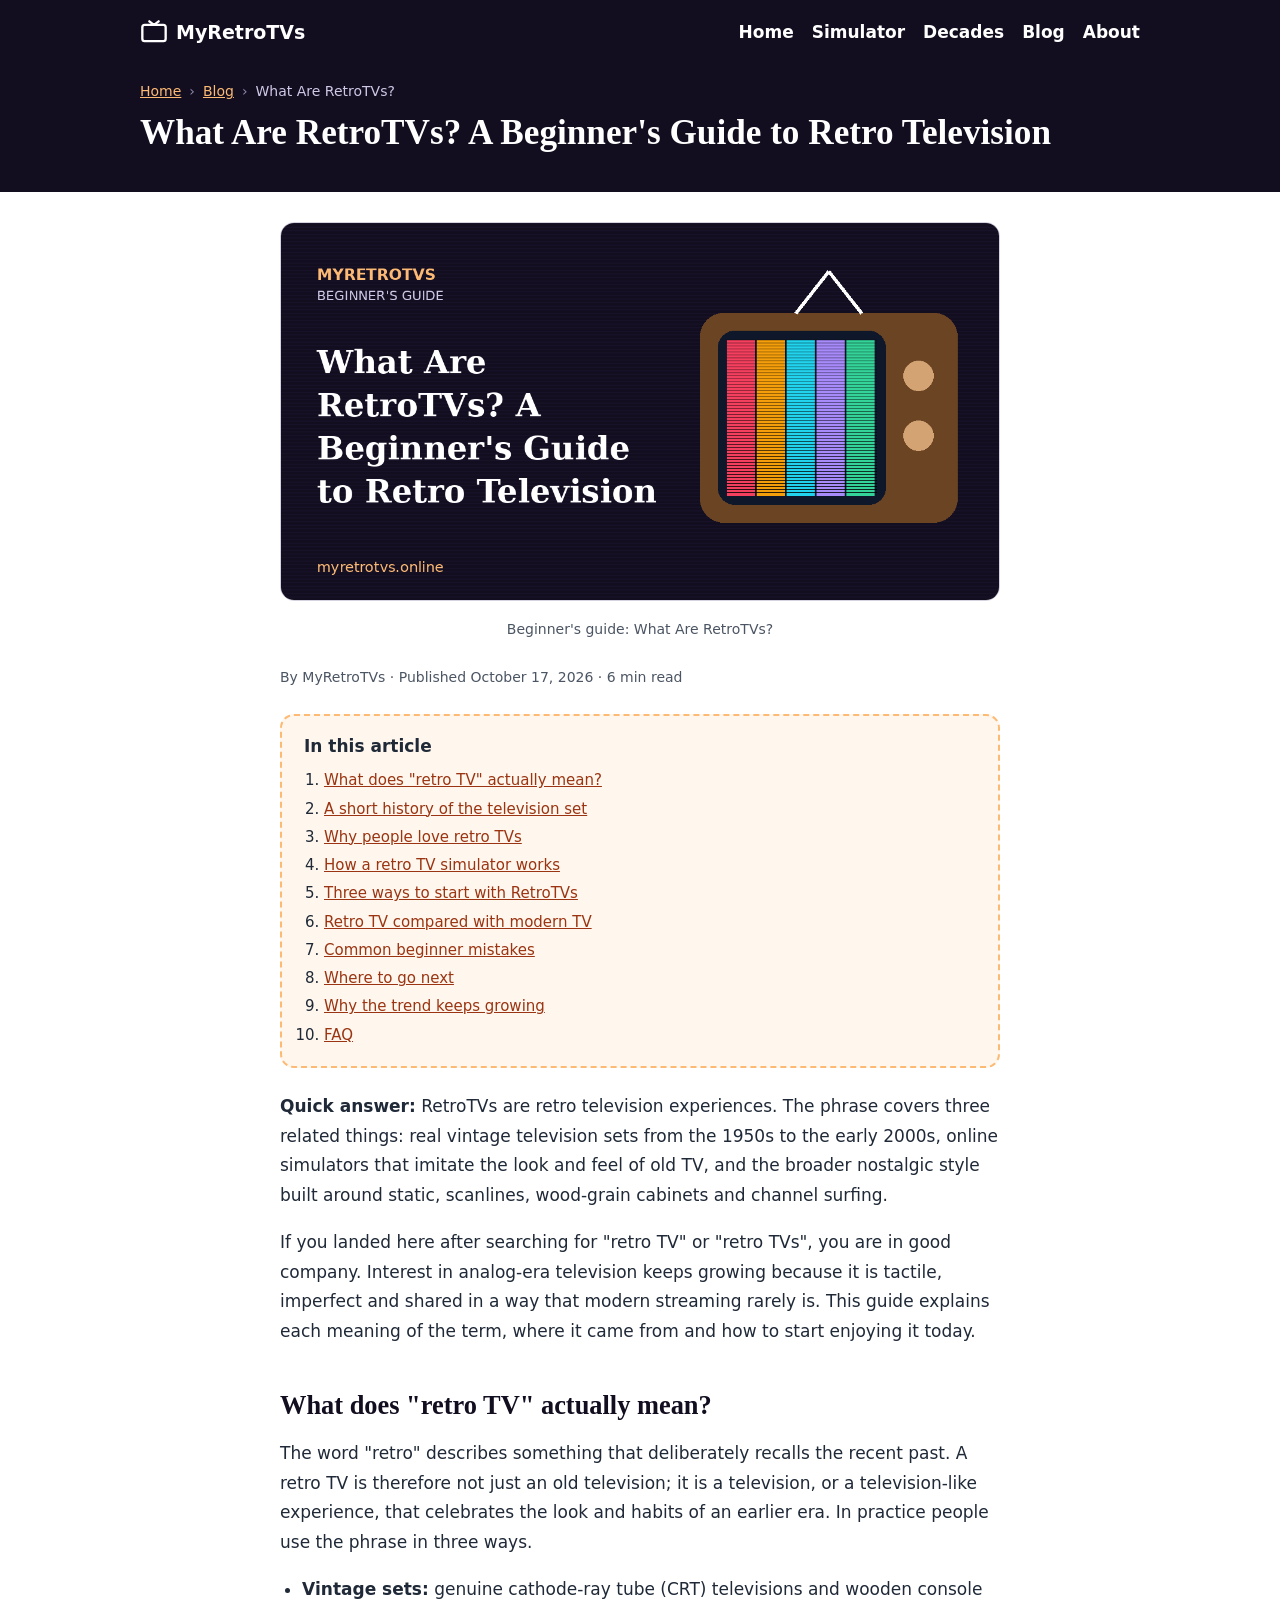
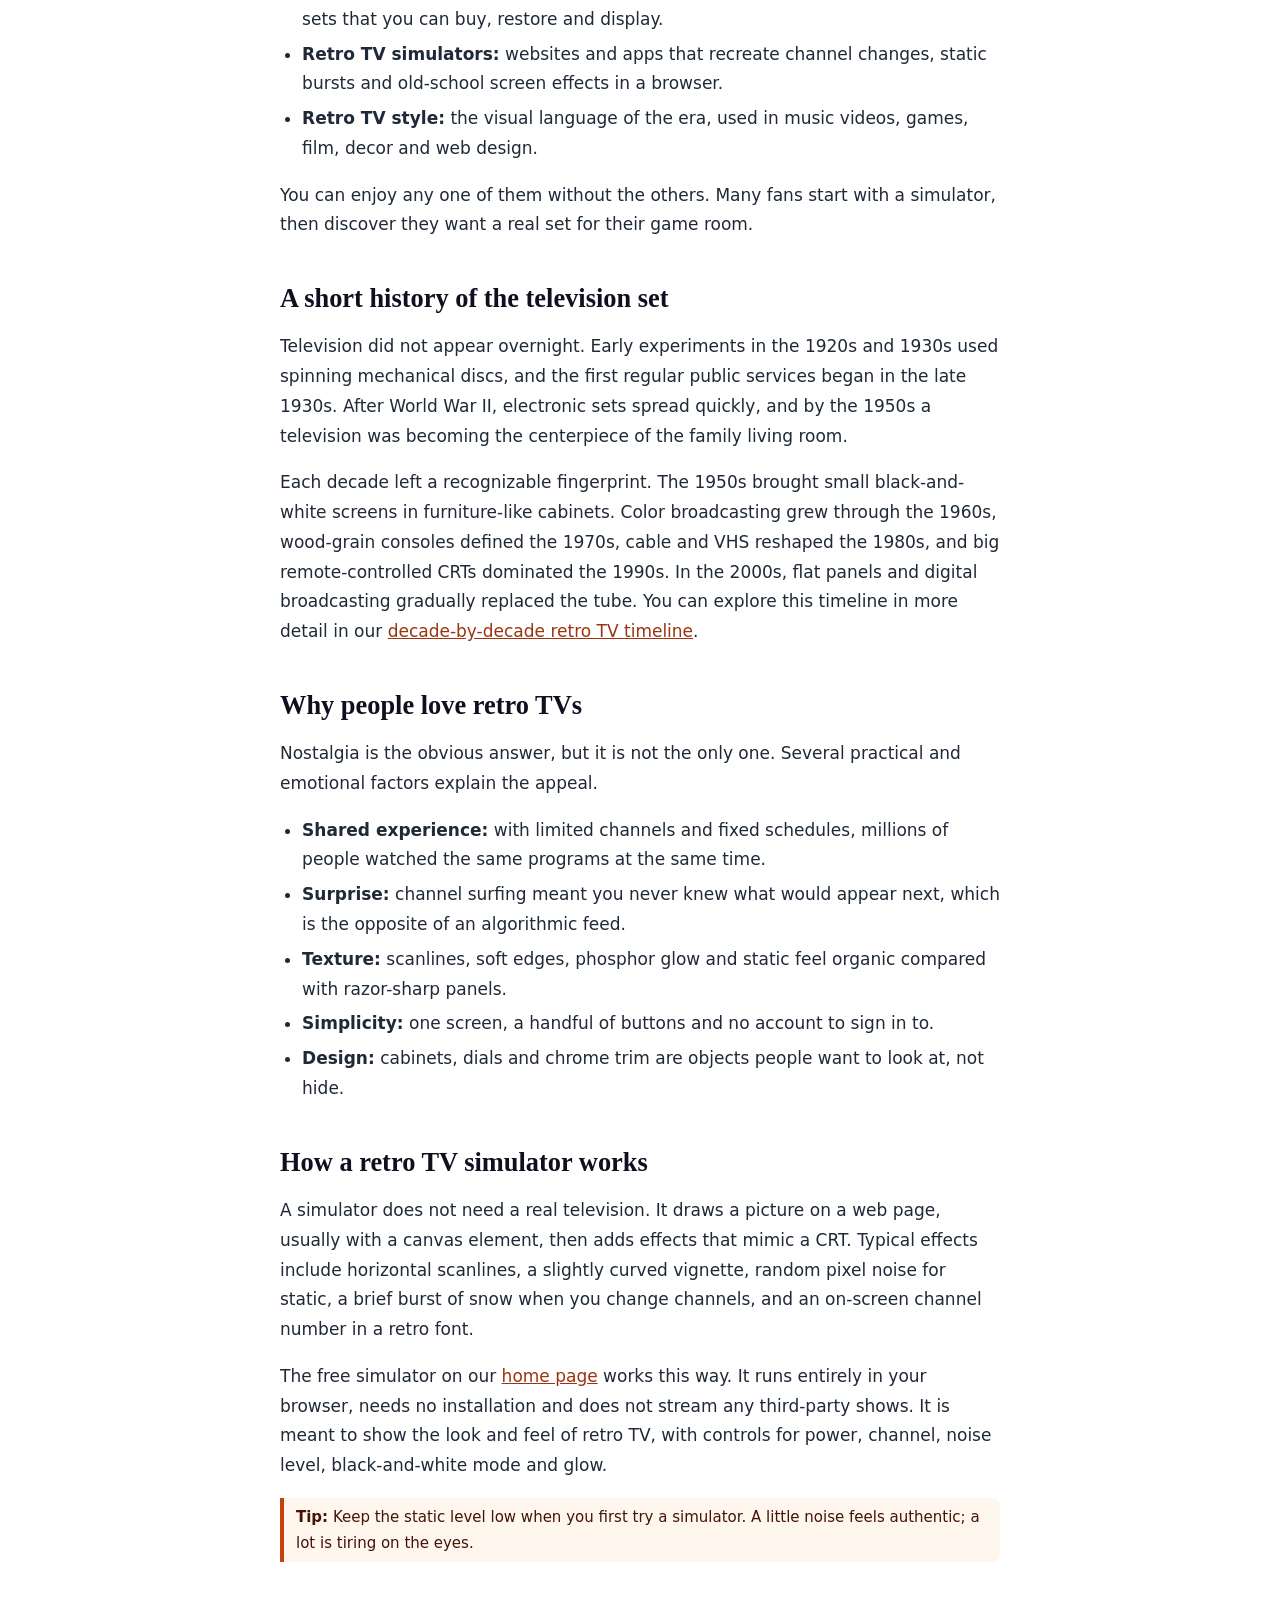
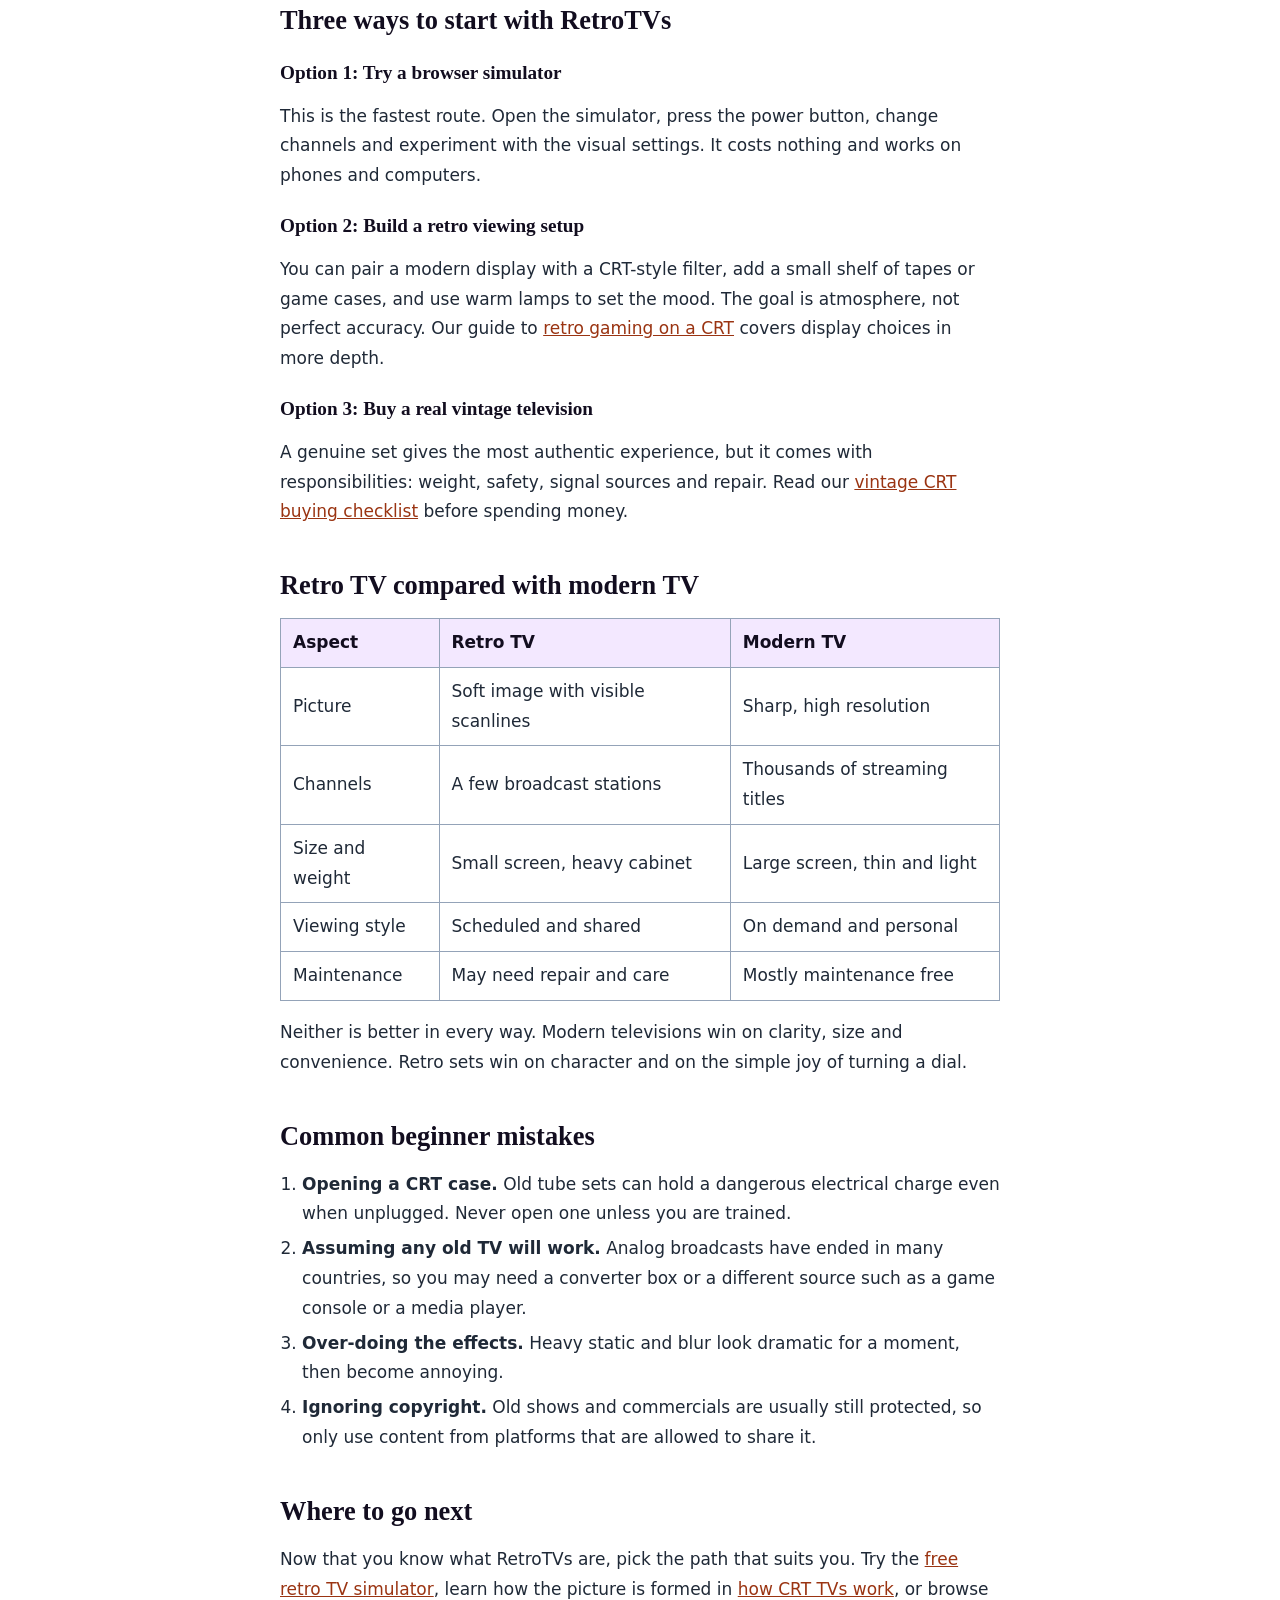
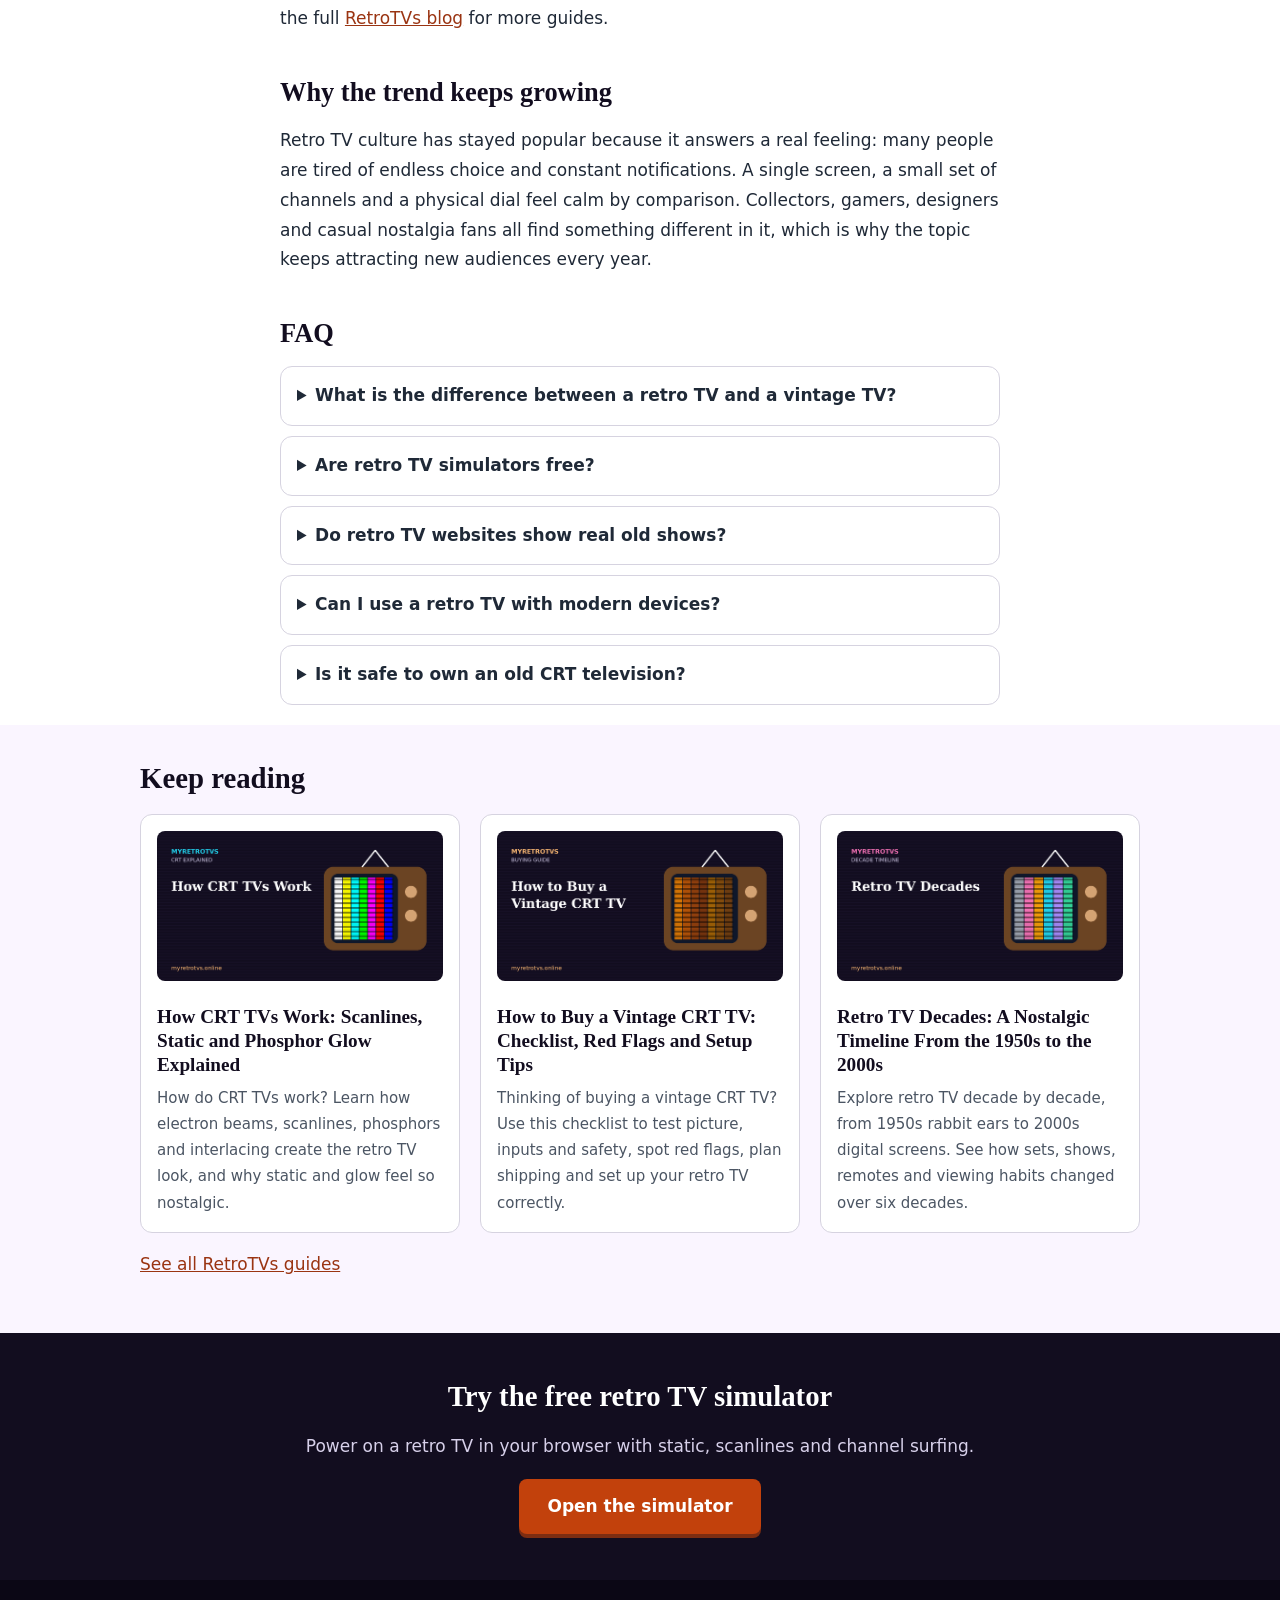
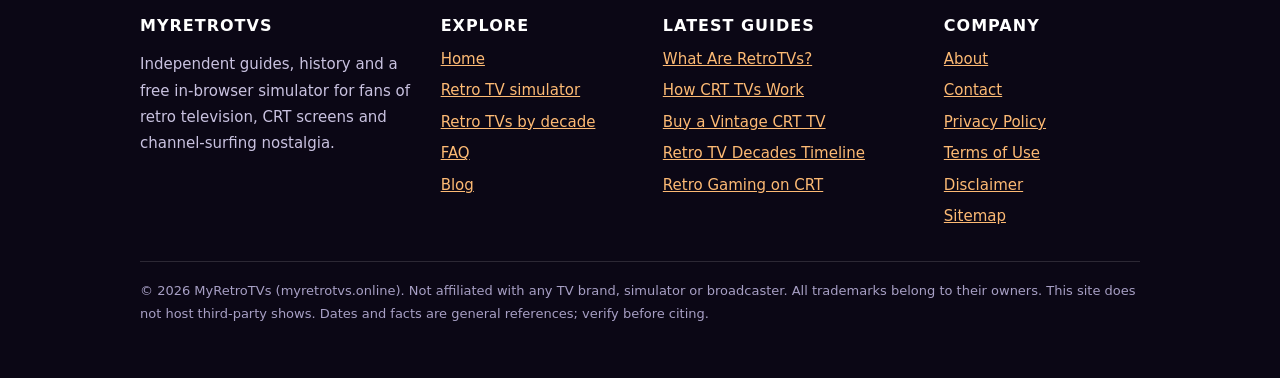
<file: blog/what-are-retro-tvs/index.html>
<!DOCTYPE html>
<html lang="en">
<head>
<meta charset="utf-8">
<meta name="viewport" content="width=device-width,initial-scale=1,viewport-fit=cover">
<meta name="google-site-verification" content="XXaB4YRZfFpej3TLuSZSGdPdGOM3cgK2BcjBUU7xi5w" />
<title>What Are RetroTVs? A Beginner&#x27;s Guide to Retro Television</title>
<meta name="description" content="What are RetroTVs? Learn what retro TV means, how vintage sets and online simulators work, why people love them, and how to start channel surfing the past.">
<meta name="keywords" content="retrotvs, what are retro tvs, retro tv meaning, vintage television, retro tv simulator">
<meta name="robots" content="index,follow,max-snippet:-1,max-image-preview:large,max-video-preview:-1">
<meta name="author" content="MyRetroTVs">
<meta name="theme-color" content="#120d1f">
<link rel="canonical" href="https://myretrotvs.online/blog/what-are-retro-tvs/">
<link rel="alternate" hreflang="en" href="https://myretrotvs.online/blog/what-are-retro-tvs/">
<link rel="alternate" hreflang="x-default" href="https://myretrotvs.online/blog/what-are-retro-tvs/">
<link rel="icon" type="image/svg+xml" href="/favicon.svg">
<link rel="icon" type="image/png" sizes="192x192" href="/icon-192.png">
<link rel="apple-touch-icon" href="/apple-touch-icon.png">
<link rel="manifest" href="/manifest.webmanifest">
<meta property="og:type" content="article">
<meta property="og:site_name" content="MyRetroTVs">
<meta property="og:title" content="What Are RetroTVs? A Beginner&#x27;s Guide to Retro Television">
<meta property="og:description" content="What are RetroTVs? Learn what retro TV means, how vintage sets and online simulators work, why people love them, and how to start channel surfing the past.">
<meta property="og:url" content="https://myretrotvs.online/blog/what-are-retro-tvs/">
<meta property="og:image" content="https://myretrotvs.online/img/what-are-retro-tvs.png">
<meta property="og:image:width" content="1200">
<meta property="og:image:height" content="630">
<meta property="og:image:alt" content="Retro television with a colorful test screen, illustrating a beginner&#x27;s guide to RetroTVs">
<meta property="og:locale" content="en_US">
<meta name="twitter:card" content="summary_large_image">
<meta name="twitter:title" content="What Are RetroTVs? A Beginner&#x27;s Guide to Retro Television">
<meta name="twitter:description" content="What are RetroTVs? Learn what retro TV means, how vintage sets and online simulators work, why people love them, and how to start channel surfing the past.">
<meta name="twitter:image" content="https://myretrotvs.online/img/what-are-retro-tvs.png">
<meta name="twitter:image:alt" content="Retro television with a colorful test screen, illustrating a beginner&#x27;s guide to RetroTVs">
<script type="application/ld+json">{"@context":"https://schema.org","@graph":[{"@type":"WebSite","@id":"https://myretrotvs.online/#site","url":"https://myretrotvs.online/","name":"MyRetroTVs","alternateName":["RetroTVs","RetroTVs Lab","My Retro TVs"],"inLanguage":"en","publisher":{"@id":"https://myretrotvs.online/#org"}},{"@type":"Organization","@id":"https://myretrotvs.online/#org","name":"MyRetroTVs","alternateName":"RetroTVs Lab","url":"https://myretrotvs.online/","logo":{"@type":"ImageObject","url":"https://myretrotvs.online/icon-512.png","width":512,"height":512},"email":"contact@myretrotvs.online"},{"@type":"BlogPosting","@id":"https://myretrotvs.online/blog/what-are-retro-tvs/#article","headline":"What Are RetroTVs? A Beginner's Guide to Retro Television","description":"What are RetroTVs? Learn what retro TV means, how vintage sets and online simulators work, why people love them, and how to start channel surfing the past.","image":"https://myretrotvs.online/img/what-are-retro-tvs.png","datePublished":"2026-10-17","dateModified":"2026-10-17","author":{"@id":"https://myretrotvs.online/#org"},"publisher":{"@id":"https://myretrotvs.online/#org"},"mainEntityOfPage":"https://myretrotvs.online/blog/what-are-retro-tvs/","inLanguage":"en","wordCount":1209,"keywords":"retrotvs, what are retro tvs, retro tv meaning, vintage television, retro tv simulator","isPartOf":{"@id":"https://myretrotvs.online/#site"}},{"@type":"FAQPage","mainEntity":[{"@type":"Question","name":"What is the difference between a retro TV and a vintage TV?","acceptedAnswer":{"@type":"Answer","text":"A vintage TV is a genuinely old set. A retro TV can be a vintage set, a modern reproduction, or a simulator that imitates the style of an earlier era."}},{"@type":"Question","name":"Are retro TV simulators free?","acceptedAnswer":{"@type":"Answer","text":"Many are. The simulator on MyRetroTVs is free, runs in your browser and needs no download or account."}},{"@type":"Question","name":"Do retro TV websites show real old shows?","acceptedAnswer":{"@type":"Answer","text":"Some link to licensed or public-domain material, but most old programs remain under copyright. Our simulator shows only a visual effect and does not stream any shows."}},{"@type":"Question","name":"Can I use a retro TV with modern devices?","acceptedAnswer":{"@type":"Answer","text":"Yes. Many CRT sets accept composite or other analog inputs, and adapters or converter boxes can connect modern players. Always check the inputs on the specific set."}},{"@type":"Question","name":"Is it safe to own an old CRT television?","acceptedAnswer":{"@type":"Answer","text":"Yes, if you leave the case closed, place it on a sturdy stand, keep the vents clear and lift it with help. Do not attempt internal repairs without training."}}]},{"@type":"BreadcrumbList","itemListElement":[{"@type":"ListItem","position":1,"name":"Home","item":"https://myretrotvs.online/"},{"@type":"ListItem","position":2,"name":"Blog","item":"https://myretrotvs.online/blog/"},{"@type":"ListItem","position":3,"name":"What Are RetroTVs?","item":"https://myretrotvs.online/blog/what-are-retro-tvs/"}]}]}</script>
<link rel="stylesheet" href="/assets/style.css">
</head>
<body>
<a class="skip" href="#main">Skip to content</a>
<header class="phead"><div class="w"><div class="top"><a class="br" href="/" aria-label="MyRetroTVs home"><svg class='ic' viewBox='0 0 24 24' aria-hidden='true' focusable='false'><rect x='2' y='5' width='20' height='14' rx='2'/><path d='M8 2l4 3 4-3'/></svg>MyRetroTVs</a><nav aria-label="Primary"><a href="/">Home</a><a href="/#simulator">Simulator</a><a href="/#decades">Decades</a><a href="/blog/">Blog</a><a href="/about/">About</a></nav></div><nav class="crumbs" aria-label="Breadcrumb"><ol><li><a href="/">Home</a></li><li><a href="/blog/">Blog</a></li><li aria-current="page">What Are RetroTVs?</li></ol></nav><h1>What Are RetroTVs? A Beginner's Guide to Retro Television</h1></div></header>
<main id="main">
<article class="post">
<figure><img src="/img/what-are-retro-tvs.png" width="1200" height="630" fetchpriority="high" decoding="async" alt="Retro television with a colorful test screen, illustrating a beginner&#x27;s guide to RetroTVs"><figcaption>Beginner&#x27;s guide: What Are RetroTVs?</figcaption></figure>
<p class="meta">By MyRetroTVs · Published <time datetime="2026-10-17">October 17, 2026</time> · 6 min read</p>
<nav class="toc col" aria-label="In this article"><strong>In this article</strong><ol><li><a href="#what-does-retro-tv-actually-mean">What does &quot;retro TV&quot; actually mean?</a></li><li><a href="#a-short-history-of-the-television-set">A short history of the television set</a></li><li><a href="#why-people-love-retro-tvs">Why people love retro TVs</a></li><li><a href="#how-a-retro-tv-simulator-works">How a retro TV simulator works</a></li><li><a href="#three-ways-to-start-with-retrotvs">Three ways to start with RetroTVs</a></li><li><a href="#retro-tv-compared-with-modern-tv">Retro TV compared with modern TV</a></li><li><a href="#common-beginner-mistakes">Common beginner mistakes</a></li><li><a href="#where-to-go-next">Where to go next</a></li><li><a href="#why-the-trend-keeps-growing">Why the trend keeps growing</a></li><li><a href="#faq">FAQ</a></li></ol></nav>
<p><strong>Quick answer:</strong> RetroTVs are retro television experiences. The phrase covers three related things: real vintage television sets from the 1950s to the early 2000s, online simulators that imitate the look and feel of old TV, and the broader nostalgic style built around static, scanlines, wood-grain cabinets and channel surfing.</p>
<p>If you landed here after searching for "retro TV" or "retro TVs", you are in good company. Interest in analog-era television keeps growing because it is tactile, imperfect and shared in a way that modern streaming rarely is. This guide explains each meaning of the term, where it came from and how to start enjoying it today.</p>
<h2 id="what-does-retro-tv-actually-mean">What does "retro TV" actually mean?</h2>
<p>The word "retro" describes something that deliberately recalls the recent past. A retro TV is therefore not just an old television; it is a television, or a television-like experience, that celebrates the look and habits of an earlier era. In practice people use the phrase in three ways.</p>
<ul><li><strong>Vintage sets:</strong> genuine cathode-ray tube (CRT) televisions and wooden console sets that you can buy, restore and display.</li><li><strong>Retro TV simulators:</strong> websites and apps that recreate channel changes, static bursts and old-school screen effects in a browser.</li><li><strong>Retro TV style:</strong> the visual language of the era, used in music videos, games, film, decor and web design.</li></ul>
<p>You can enjoy any one of them without the others. Many fans start with a simulator, then discover they want a real set for their game room.</p>
<h2 id="a-short-history-of-the-television-set">A short history of the television set</h2>
<p>Television did not appear overnight. Early experiments in the 1920s and 1930s used spinning mechanical discs, and the first regular public services began in the late 1930s. After World War II, electronic sets spread quickly, and by the 1950s a television was becoming the centerpiece of the family living room.</p>
<p>Each decade left a recognizable fingerprint. The 1950s brought small black-and-white screens in furniture-like cabinets. Color broadcasting grew through the 1960s, wood-grain consoles defined the 1970s, cable and VHS reshaped the 1980s, and big remote-controlled CRTs dominated the 1990s. In the 2000s, flat panels and digital broadcasting gradually replaced the tube. You can explore this timeline in more detail in our <a href="/blog/retro-tv-decades-timeline/">decade-by-decade retro TV timeline</a>.</p>
<h2 id="why-people-love-retro-tvs">Why people love retro TVs</h2>
<p>Nostalgia is the obvious answer, but it is not the only one. Several practical and emotional factors explain the appeal.</p>
<ul><li><strong>Shared experience:</strong> with limited channels and fixed schedules, millions of people watched the same programs at the same time.</li><li><strong>Surprise:</strong> channel surfing meant you never knew what would appear next, which is the opposite of an algorithmic feed.</li><li><strong>Texture:</strong> scanlines, soft edges, phosphor glow and static feel organic compared with razor-sharp panels.</li><li><strong>Simplicity:</strong> one screen, a handful of buttons and no account to sign in to.</li><li><strong>Design:</strong> cabinets, dials and chrome trim are objects people want to look at, not hide.</li></ul>
<h2 id="how-a-retro-tv-simulator-works">How a retro TV simulator works</h2>
<p>A simulator does not need a real television. It draws a picture on a web page, usually with a canvas element, then adds effects that mimic a CRT. Typical effects include horizontal scanlines, a slightly curved vignette, random pixel noise for static, a brief burst of snow when you change channels, and an on-screen channel number in a retro font.</p>
<p>The free simulator on our <a href="/#simulator">home page</a> works this way. It runs entirely in your browser, needs no installation and does not stream any third-party shows. It is meant to show the look and feel of retro TV, with controls for power, channel, noise level, black-and-white mode and glow.</p>
<p class="tip"><strong>Tip:</strong> Keep the static level low when you first try a simulator. A little noise feels authentic; a lot is tiring on the eyes.</p>
<h2 id="three-ways-to-start-with-retrotvs">Three ways to start with RetroTVs</h2>
<h3>Option 1: Try a browser simulator</h3>
<p>This is the fastest route. Open the simulator, press the power button, change channels and experiment with the visual settings. It costs nothing and works on phones and computers.</p>
<h3>Option 2: Build a retro viewing setup</h3>
<p>You can pair a modern display with a CRT-style filter, add a small shelf of tapes or game cases, and use warm lamps to set the mood. The goal is atmosphere, not perfect accuracy. Our guide to <a href="/blog/retro-gaming-on-crt/">retro gaming on a CRT</a> covers display choices in more depth.</p>
<h3>Option 3: Buy a real vintage television</h3>
<p>A genuine set gives the most authentic experience, but it comes with responsibilities: weight, safety, signal sources and repair. Read our <a href="/blog/buy-vintage-crt-tv/">vintage CRT buying checklist</a> before spending money.</p>
<h2 id="retro-tv-compared-with-modern-tv">Retro TV compared with modern TV</h2>
<div class="sc"><table><thead><tr><th scope='col'>Aspect</th><th scope='col'>Retro TV</th><th scope='col'>Modern TV</th></tr></thead><tbody><tr><td>Picture</td><td>Soft image with visible scanlines</td><td>Sharp, high resolution</td></tr><tr><td>Channels</td><td>A few broadcast stations</td><td>Thousands of streaming titles</td></tr><tr><td>Size and weight</td><td>Small screen, heavy cabinet</td><td>Large screen, thin and light</td></tr><tr><td>Viewing style</td><td>Scheduled and shared</td><td>On demand and personal</td></tr><tr><td>Maintenance</td><td>May need repair and care</td><td>Mostly maintenance free</td></tr></tbody></table></div>
<p>Neither is better in every way. Modern televisions win on clarity, size and convenience. Retro sets win on character and on the simple joy of turning a dial.</p>
<h2 id="common-beginner-mistakes">Common beginner mistakes</h2>
<ol><li><strong>Opening a CRT case.</strong> Old tube sets can hold a dangerous electrical charge even when unplugged. Never open one unless you are trained.</li><li><strong>Assuming any old TV will work.</strong> Analog broadcasts have ended in many countries, so you may need a converter box or a different source such as a game console or a media player.</li><li><strong>Over-doing the effects.</strong> Heavy static and blur look dramatic for a moment, then become annoying.</li><li><strong>Ignoring copyright.</strong> Old shows and commercials are usually still protected, so only use content from platforms that are allowed to share it.</li></ol>
<h2 id="where-to-go-next">Where to go next</h2>
<p>Now that you know what RetroTVs are, pick the path that suits you. Try the <a href="/#simulator">free retro TV simulator</a>, learn how the picture is formed in <a href="/blog/how-crt-tvs-work/">how CRT TVs work</a>, or browse the full <a href="/blog/">RetroTVs blog</a> for more guides.</p>
<h2 id="why-the-trend-keeps-growing">Why the trend keeps growing</h2>
<p>Retro TV culture has stayed popular because it answers a real feeling: many people are tired of endless choice and constant notifications. A single screen, a small set of channels and a physical dial feel calm by comparison. Collectors, gamers, designers and casual nostalgia fans all find something different in it, which is why the topic keeps attracting new audiences every year.</p>
<h2 id="faq">FAQ</h2>
<details><summary>What is the difference between a retro TV and a vintage TV?</summary><p>A vintage TV is a genuinely old set. A retro TV can be a vintage set, a modern reproduction, or a simulator that imitates the style of an earlier era.</p></details>
<details><summary>Are retro TV simulators free?</summary><p>Many are. The simulator on MyRetroTVs is free, runs in your browser and needs no download or account.</p></details>
<details><summary>Do retro TV websites show real old shows?</summary><p>Some link to licensed or public-domain material, but most old programs remain under copyright. Our simulator shows only a visual effect and does not stream any shows.</p></details>
<details><summary>Can I use a retro TV with modern devices?</summary><p>Yes. Many CRT sets accept composite or other analog inputs, and adapters or converter boxes can connect modern players. Always check the inputs on the specific set.</p></details>
<details><summary>Is it safe to own an old CRT television?</summary><p>Yes, if you leave the case closed, place it on a sturdy stand, keep the vents clear and lift it with help. Do not attempt internal repairs without training.</p></details>
</article>
<section class="related"><div class="w"><h2>Keep reading</h2><div class="hrow"><a class="c" href="/blog/how-crt-tvs-work/"><img src="/img/how-crt-tvs-work.png" width="1200" height="630" loading="lazy" decoding="async" alt="Illustration of a CRT television screen with colored bars representing scanlines and phosphor glow"><h3>How CRT TVs Work: Scanlines, Static and Phosphor Glow Explained</h3><p>How do CRT TVs work? Learn how electron beams, scanlines, phosphors and interlacing create the retro TV look, and why static and glow feel so nostalgic.</p></a><a class="c" href="/blog/buy-vintage-crt-tv/"><img src="/img/buy-vintage-crt-tv.png" width="1200" height="630" loading="lazy" decoding="async" alt="Wood-grain vintage television set in warm amber tones for a vintage CRT TV buying guide"><h3>How to Buy a Vintage CRT TV: Checklist, Red Flags and Setup Tips</h3><p>Thinking of buying a vintage CRT TV? Use this checklist to test picture, inputs and safety, spot red flags, plan shipping and set up your retro TV correctly.</p></a><a class="c" href="/blog/retro-tv-decades-timeline/"><img src="/img/retro-tv-decades-timeline.png" width="1200" height="630" loading="lazy" decoding="async" alt="Colorful retro TV timeline illustration showing six decades of television from the 1950s to the 2000s"><h3>Retro TV Decades: A Nostalgic Timeline From the 1950s to the 2000s</h3><p>Explore retro TV decade by decade, from 1950s rabbit ears to 2000s digital screens. See how sets, shows, remotes and viewing habits changed over six decades.</p></a></div><p><a href="/blog/">See all RetroTVs guides</a></p></div></section>
<section class="cta"><div class="w"><h2>Try the free retro TV simulator</h2><p>Power on a retro TV in your browser with static, scanlines and channel surfing.</p><a class="btn" href="/#simulator">Open the simulator</a></div></section>
</main>
<footer>
<div class="w">
<div class="fg">
<div><h2>MyRetroTVs</h2><p>Independent guides, history and a free in-browser simulator for fans of retro television, CRT screens and channel-surfing nostalgia.</p></div>
<div><h2>Explore</h2><ul><li><a href="/">Home</a></li><li><a href="/#simulator">Retro TV simulator</a></li><li><a href="/#decades">Retro TVs by decade</a></li><li><a href="/#faq">FAQ</a></li><li><a href="/blog/">Blog</a></li></ul></div>
<div><h2>Latest guides</h2><ul><li><a href="/blog/what-are-retro-tvs/">What Are RetroTVs?</a></li><li><a href="/blog/how-crt-tvs-work/">How CRT TVs Work</a></li><li><a href="/blog/buy-vintage-crt-tv/">Buy a Vintage CRT TV</a></li><li><a href="/blog/retro-tv-decades-timeline/">Retro TV Decades Timeline</a></li><li><a href="/blog/retro-gaming-on-crt/">Retro Gaming on CRT</a></li></ul></div>
<div><h2>Company</h2><ul><li><a href="/about/">About</a></li><li><a href="/contact/">Contact</a></li><li><a href="/privacy-policy/">Privacy Policy</a></li><li><a href="/terms-of-use/">Terms of Use</a></li><li><a href="/disclaimer/">Disclaimer</a></li><li><a href="/sitemap.xml">Sitemap</a></li></ul></div>
</div>
<p class="copy">© 2026 MyRetroTVs (myretrotvs.online). Not affiliated with any TV brand, simulator or broadcaster. All trademarks belong to their owners. This site does not host third-party shows. Dates and facts are general references; verify before citing.</p>
</div>
</footer>
</body>
</html>
</file>
<file: assets/style.css>
/* MyRetroTVs – shared stylesheet */
*{box-sizing:border-box}
:root{--ink:#1f2937;--muted:#4b5563;--bg:#fff;--alt:#faf5ff;--dark:#120d1f;--dark2:#0b0715;--acc:#c2410c;--line:#d6d3e0;--wrap:1040px;--read:760px}
html{scroll-behavior:smooth;-webkit-text-size-adjust:100%}
body{margin:0;font:17px/1.75 system-ui,-apple-system,"Segoe UI",Roboto,Helvetica,Arial,sans-serif;color:var(--ink);background:var(--bg)}
img,svg{max-width:100%;height:auto}
h1,h2,h3{font-family:Georgia,"Times New Roman",serif;line-height:1.25;color:#120d1f}
h1{font-size:2.6rem;margin:.3em 0}
h2{font-size:1.8rem;margin:0 0 .6em}
h3{font-size:1.2rem;margin:.2em 0 .4em}
a{color:#9a3412}
a:hover{color:#7c2d12}
a:focus-visible,summary:focus-visible,button:focus-visible,.tvb:focus-visible{outline:3px solid #f97316;outline-offset:2px}
.w{max-width:var(--wrap);margin:0 auto;padding:0 20px}
.n{max-width:var(--read)}
.skip{position:absolute;left:-999px;top:8px;background:#fff;color:#000;padding:8px 14px;z-index:100;border-radius:6px}
.skip:focus{left:8px}
section{padding:46px 0}
.alt{background:var(--alt)}
.dark{background:var(--dark);color:#e8e4f5}
.dark h2,.dark h3{color:#fff}
.dark a{color:#fdba74}
.ic{width:28px;height:28px;fill:none;stroke:currentColor;stroke-width:2;stroke-linecap:round;stroke-linejoin:round;flex:none}

/* header */
.hero{background:#120d1f repeating-linear-gradient(0deg,#ffffff0a 0 2px,transparent 2px 5px);color:#fff;padding-bottom:36px}
.hero h1{color:#fff}
.top{display:flex;justify-content:space-between;align-items:center;flex-wrap:wrap;gap:8px 16px;padding:16px 0}
.top a{color:#fff;text-decoration:none;font-weight:700}
.top .br{display:flex;gap:8px;align-items:center;font-size:19px}
.top nav{display:flex;flex-wrap:wrap;gap:6px 18px}
.top nav a:hover{color:#fdba74}
.hg{display:grid;grid-template-columns:1.2fr .8fr;gap:28px;align-items:center}
.hero p{color:#d7d0ea}
.hero svg.art{width:100%;height:auto}
.pills{display:flex;flex-wrap:wrap;gap:8px;list-style:none;padding:0}
.pills li{background:#ffffff1f;border-radius:30px;padding:5px 14px;font-size:14px;font-weight:700}
.btn{display:inline-block;background:var(--acc);color:#fff!important;padding:13px 28px;border-radius:8px;font-weight:800;text-decoration:none;box-shadow:0 4px 0 #7c2d12}
.btn:hover{background:#9a3412}
.btn.o{background:transparent;border:2px solid #fff;box-shadow:none;margin-left:8px}
.btn.o:hover{background:#ffffff22}
.band{background:#9a3412;color:#fff;padding:18px 0}
.band ul{display:grid;grid-template-columns:repeat(auto-fit,minmax(150px,1fr));gap:10px;list-style:none;padding:0;margin:0;text-align:center}
.band b{display:block;font-size:1.7rem}

/* inner page header */
.phead{background:var(--dark);color:#fff;padding:0 0 30px}
.phead h1{color:#fff;font-size:2.2rem;margin:.2em 0 .2em}
.phead p{color:#d7d0ea;margin:0;max-width:var(--read)}
.crumbs{font-size:14px;padding:14px 0 0;color:#cfc8e6}
.crumbs ol{list-style:none;display:flex;flex-wrap:wrap;gap:4px 8px;margin:0;padding:0}
.crumbs li+li::before{content:"›";margin-right:8px;color:#8f86ad}
.crumbs a{color:#fdba74}

/* toc */
.toc{background:#fff7ed;border:2px dashed #fdba74;border-radius:14px;padding:16px 22px;margin:24px auto;max-width:900px}
.toc ul,.toc ol{display:flex;flex-wrap:wrap;gap:4px 16px;list-style:none;padding:0;margin:6px 0 0;font-size:15px}
.toc.col ol{display:block;padding-left:20px;list-style:decimal}
.toc.col li{margin:2px 0}

/* cards / grids */
.fx{display:flex;gap:16px;align-items:flex-start}
.fx .ic{width:46px;height:46px;padding:10px;border-radius:12px;background:#9a34121a;color:#9a3412}
.dark .fx .ic{background:#ffffff26;color:#fdba74}
.tip{border-left:4px solid #c2410c;padding:6px 12px;font-size:15px;background:#fff7ed;border-radius:0 8px 8px 0;color:#431407}
.g3{display:grid;grid-template-columns:repeat(auto-fit,minmax(220px,1fr));gap:14px}
.c{border:1px solid var(--line);border-radius:12px;padding:16px;text-decoration:none;color:inherit;background:#fff;display:block}
a.c:hover{border-color:#c2410c;box-shadow:0 4px 14px #0001}
.c p{margin:0;font-size:15px;color:var(--muted)}
.c h3{color:#120d1f}
.c img{border-radius:8px;margin-bottom:10px;width:100%}
.stp{display:grid;grid-template-columns:repeat(auto-fit,minmax(200px,1fr));gap:12px;padding:0;list-style:none;counter-reset:s}
.stp li{counter-increment:s;border:1px solid var(--line);background:#fff;border-radius:12px;padding:14px}
.stp li::before{content:counter(s);display:block;font-weight:800;font-size:1.5rem;color:#9a3412}
.stp span{display:block;font-size:15px;color:var(--muted)}
.tags{display:flex;flex-wrap:wrap;gap:10px}
.tags a{border:2px solid #9a3412;border-radius:30px;padding:5px 16px;text-decoration:none;font-weight:700;font-size:15px}
.tags a:hover{background:#9a3412;color:#fff}

/* tables */
.sc{overflow-x:auto}
table{width:100%;border-collapse:collapse}
td,th{border:1px solid #94a3b8;padding:9px 12px;text-align:left}
th{background:#f3e8ff;color:#120d1f}
.cmp{min-width:480px}

/* faq */
details{border:1px solid var(--line);border-radius:12px;padding:14px 16px;margin:10px 0;background:#fff;color:var(--ink)}
details p{margin:.6em 0 0}
summary{cursor:pointer;font-weight:700}

/* demo */
.tvw{text-align:center}
.tvb{position:relative;max-width:520px;margin:0 auto;border:18px solid #3b2a1a;border-radius:28px;background:#000;box-shadow:0 0 0 4px #1b120a,0 12px 30px #0008}
.tvb.glow{box-shadow:0 0 40px 8px #22d3ee88,0 0 0 4px #1b120a}
.tvb canvas{display:block;width:100%;height:auto;image-rendering:pixelated;border-radius:12px}
.tvb.bw canvas{filter:grayscale(1)}
.tvb::after{content:"";position:absolute;inset:0;border-radius:10px;pointer-events:none;background:repeating-linear-gradient(0deg,#0000 0 2px,#0004 2px 3px),radial-gradient(#0000 60%,#0007)}
.lbl{position:absolute;top:10px;right:14px;color:#4ade80;font:700 20px monospace;z-index:2;text-shadow:0 0 6px #000}
.rc{display:flex;flex-wrap:wrap;gap:8px;justify-content:center;margin:16px 0}
.rc button{background:#1f2937;color:#fff;border:0;border-radius:10px;padding:10px 16px;font-weight:700;cursor:pointer;min-height:44px;font-size:16px}
.rc button:hover,.rc button[aria-pressed=true]{background:#9a3412}
.sm{font-size:14px;color:var(--muted)}
.dark .sm{color:#cfc8e6}
.cta{background:#120d1f;color:#fff;text-align:center}
.cta h2{color:#fff}
.cta p{color:#d7d0ea}
.fl{width:100%;height:auto}

/* blog + inner pages */
.post{max-width:var(--read);margin:0 auto;padding:30px 20px 10px}
.post h2{margin-top:1.6em;font-size:1.65rem}
.post h3{margin-top:1.2em}
.post ul,.post ol{padding-left:1.3em}
.post li{margin:.3em 0}
.post figure{margin:0 0 24px}
.post figure img{width:100%;border-radius:14px;border:1px solid var(--line)}
.post figcaption{font-size:14px;color:var(--muted);text-align:center;margin-top:6px}
.meta{font-size:14px;color:var(--muted);margin:0 0 18px}
.related{background:var(--alt);padding:36px 0}
.hrow{display:grid;grid-template-columns:repeat(auto-fit,minmax(290px,1fr));gap:20px}
.legal{max-width:var(--read);margin:0 auto;padding:30px 20px 50px}
.legal h2{font-size:1.45rem;margin-top:1.6em}
.contactbox{border:2px solid #9a3412;border-radius:14px;padding:18px 22px;background:#fff7ed;margin:18px 0}

/* footer */
footer{background:var(--dark2);color:#c9c2e0;padding:36px 0 40px;font-size:15px}
footer a{color:#fdba74}
footer h2{font-size:1rem;font-family:system-ui,sans-serif;color:#fff;margin:0 0 .6em;text-transform:uppercase;letter-spacing:1px}
footer ul{list-style:none;margin:0;padding:0}
footer li{margin:.35em 0}
.fg{display:grid;grid-template-columns:1.4fr 1fr 1.3fr 1fr;gap:26px}
.copy{border-top:1px solid #ffffff22;margin-top:26px;padding-top:18px;font-size:13px;color:#a79fc4}
.sticky{display:none}

@media(max-width:800px){.fg{grid-template-columns:1fr 1fr}}
@media(max-width:700px){
h1{font-size:1.9rem}h2{font-size:1.5rem}.phead h1{font-size:1.8rem}
body{font-size:16px}
.hg{grid-template-columns:1fr}
.btn.o{margin:10px 0 0}
section{padding:32px 0}
.fx{flex-direction:column}
.tvb{border-width:12px}
.fg{grid-template-columns:1fr}
body.home{padding-bottom:70px}
.sticky{display:block;position:fixed;left:0;right:0;bottom:0;padding:10px 14px calc(10px + env(safe-area-inset-bottom));background:#fff;border-top:1px solid #e5e7eb;z-index:50;text-align:center}
.sticky .btn{display:block}
}
@media(prefers-reduced-motion:reduce){html{scroll-behavior:auto}}
</file>
